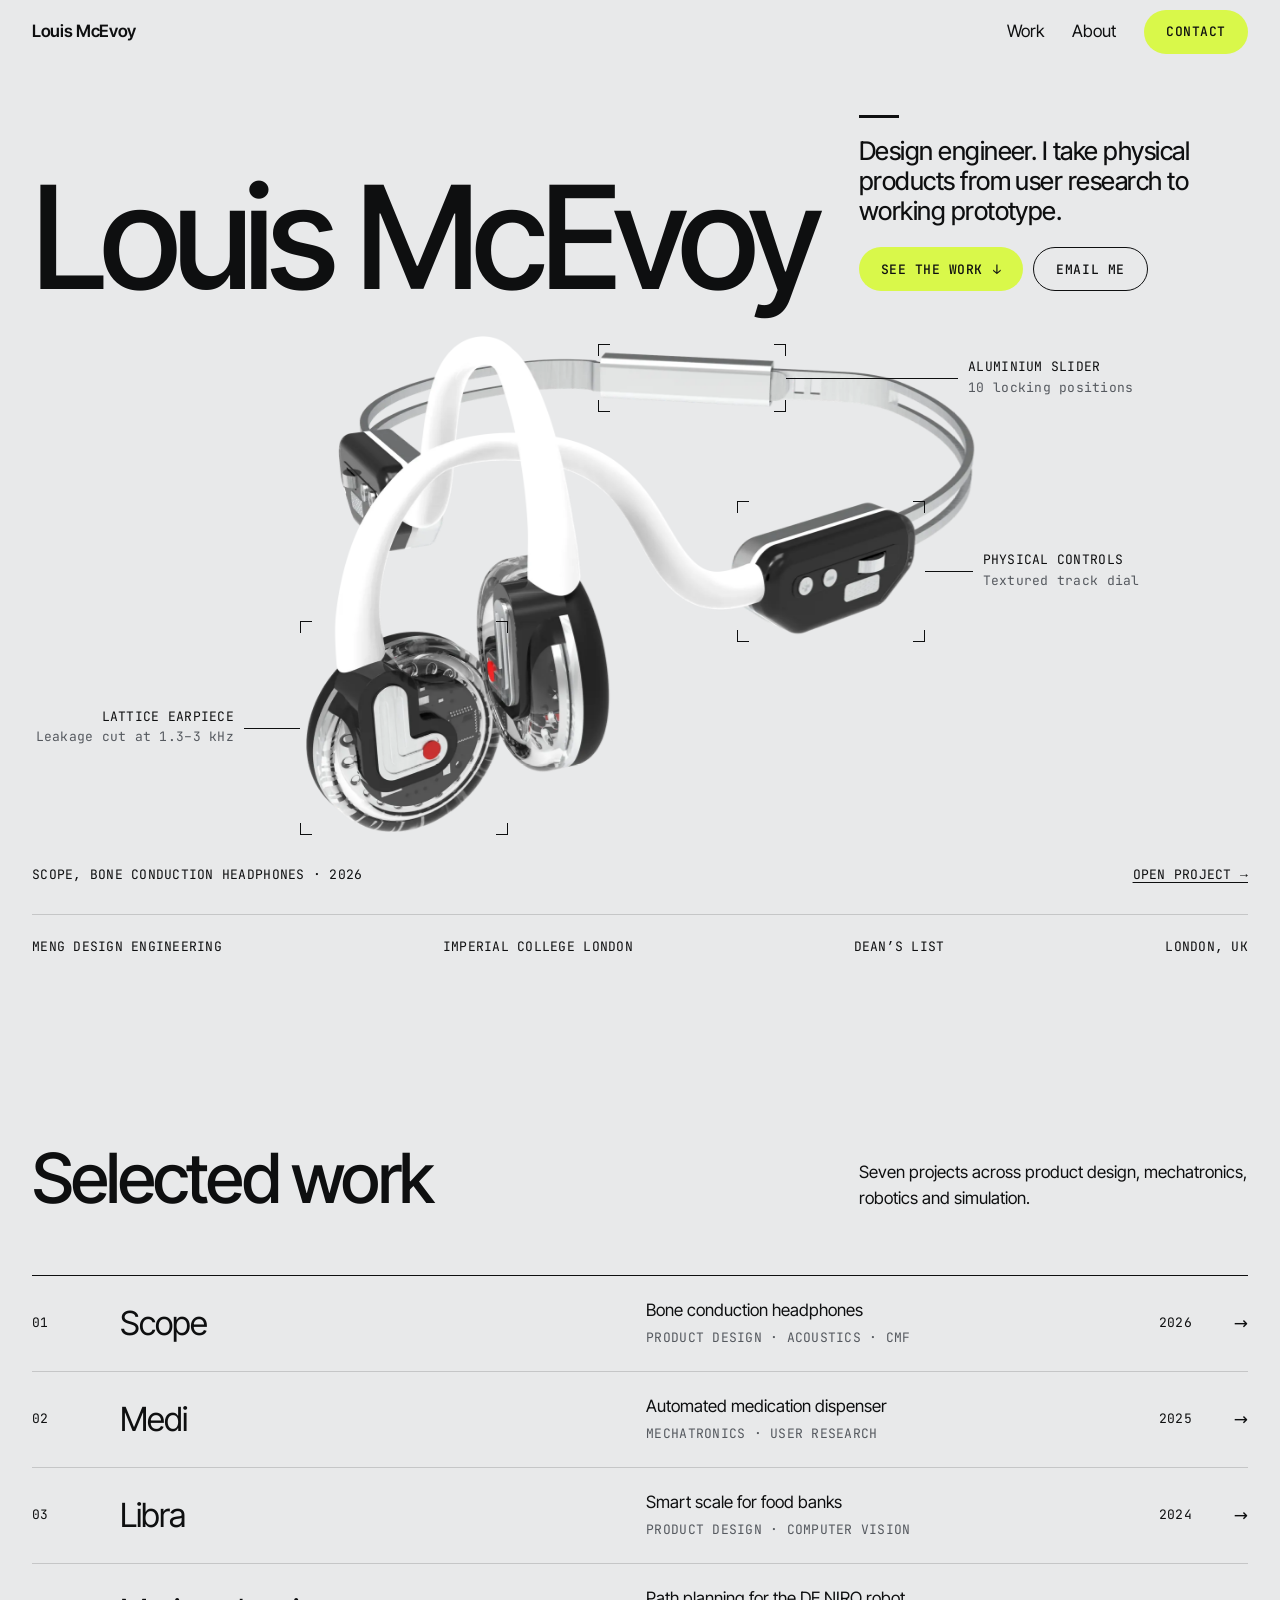
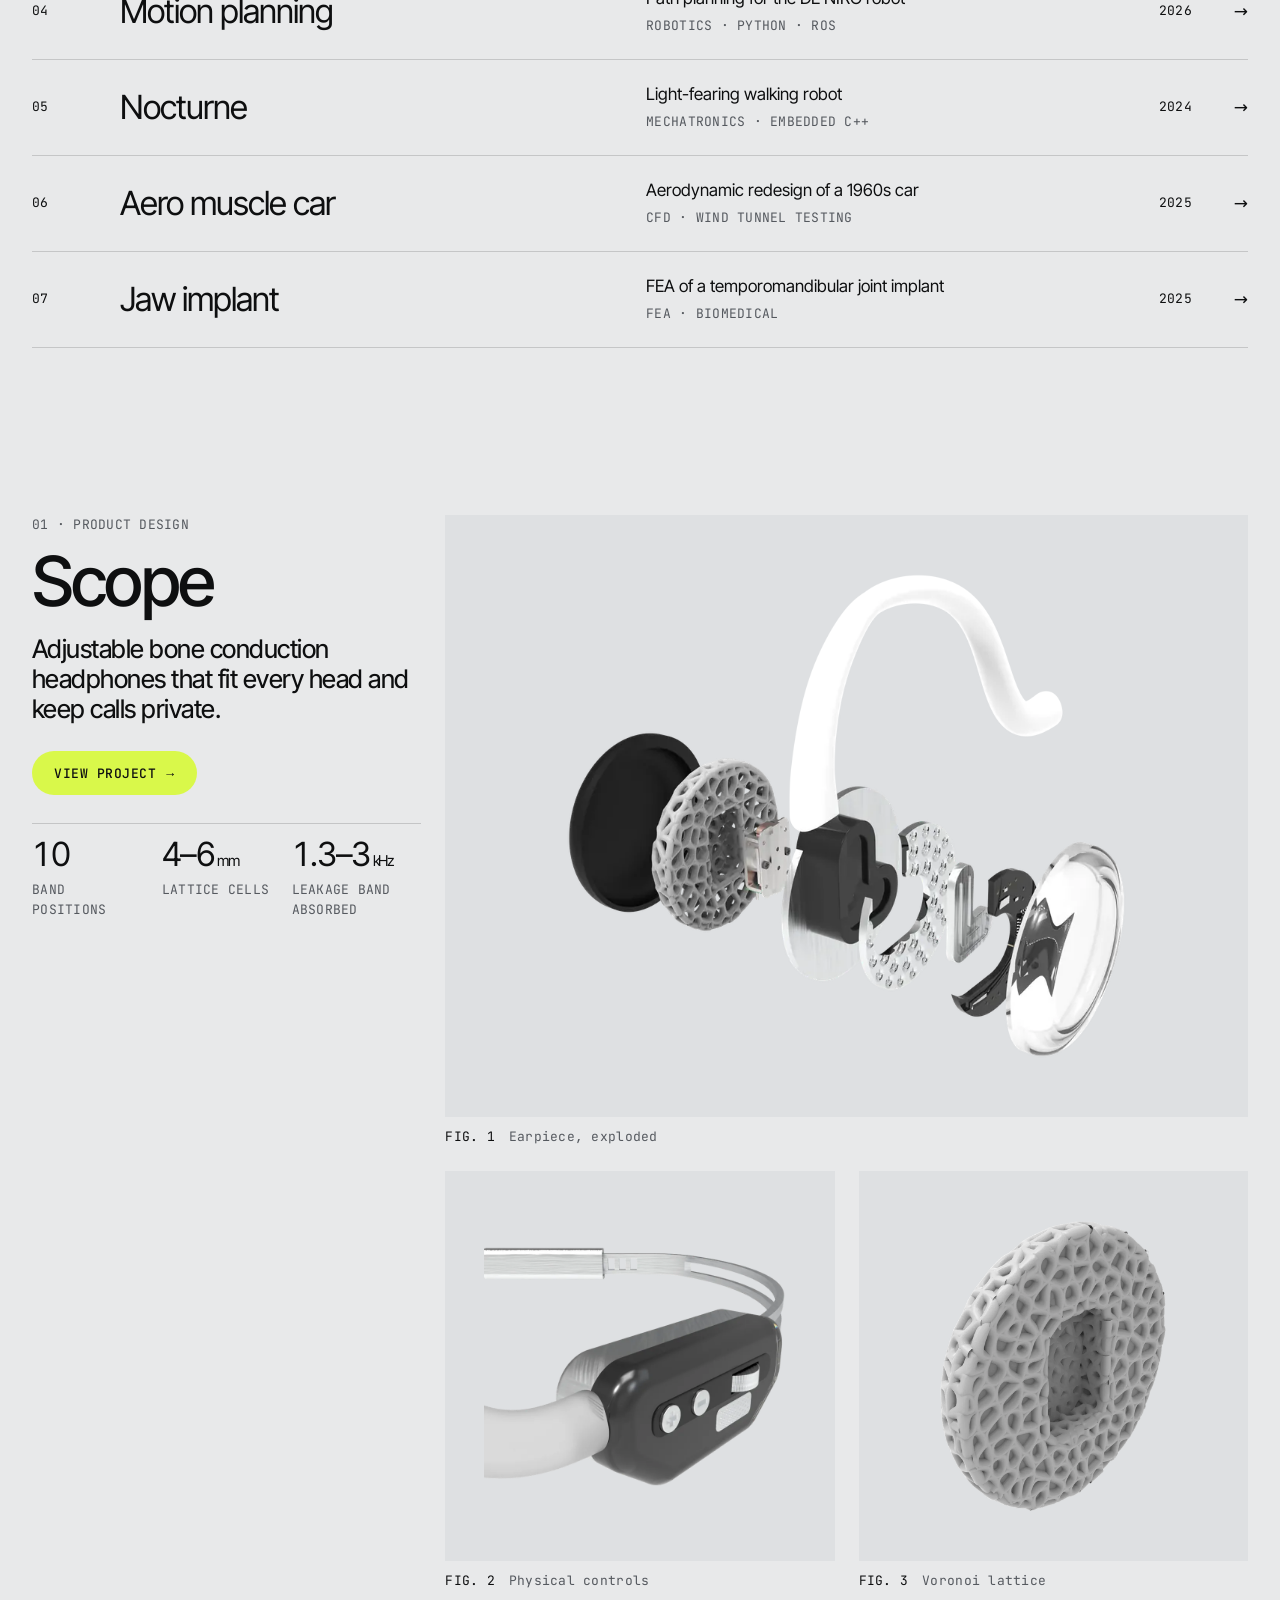
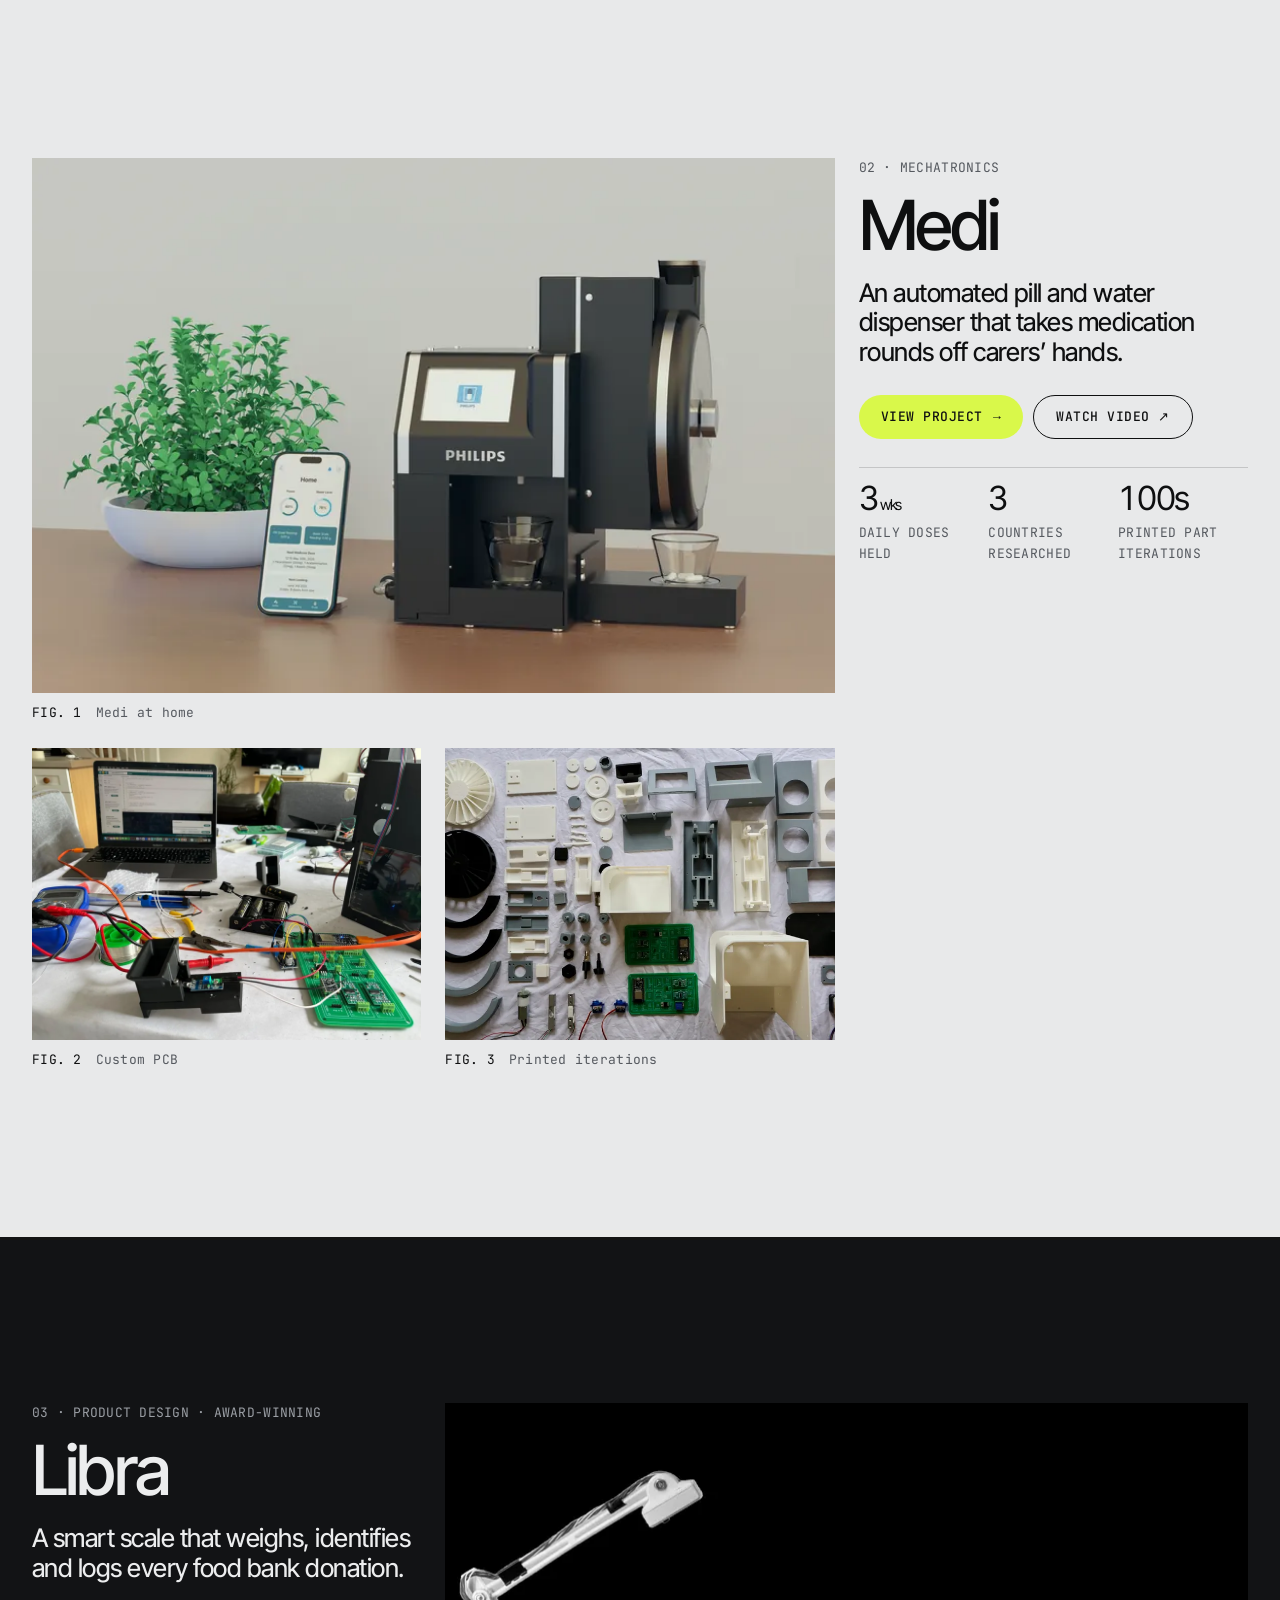
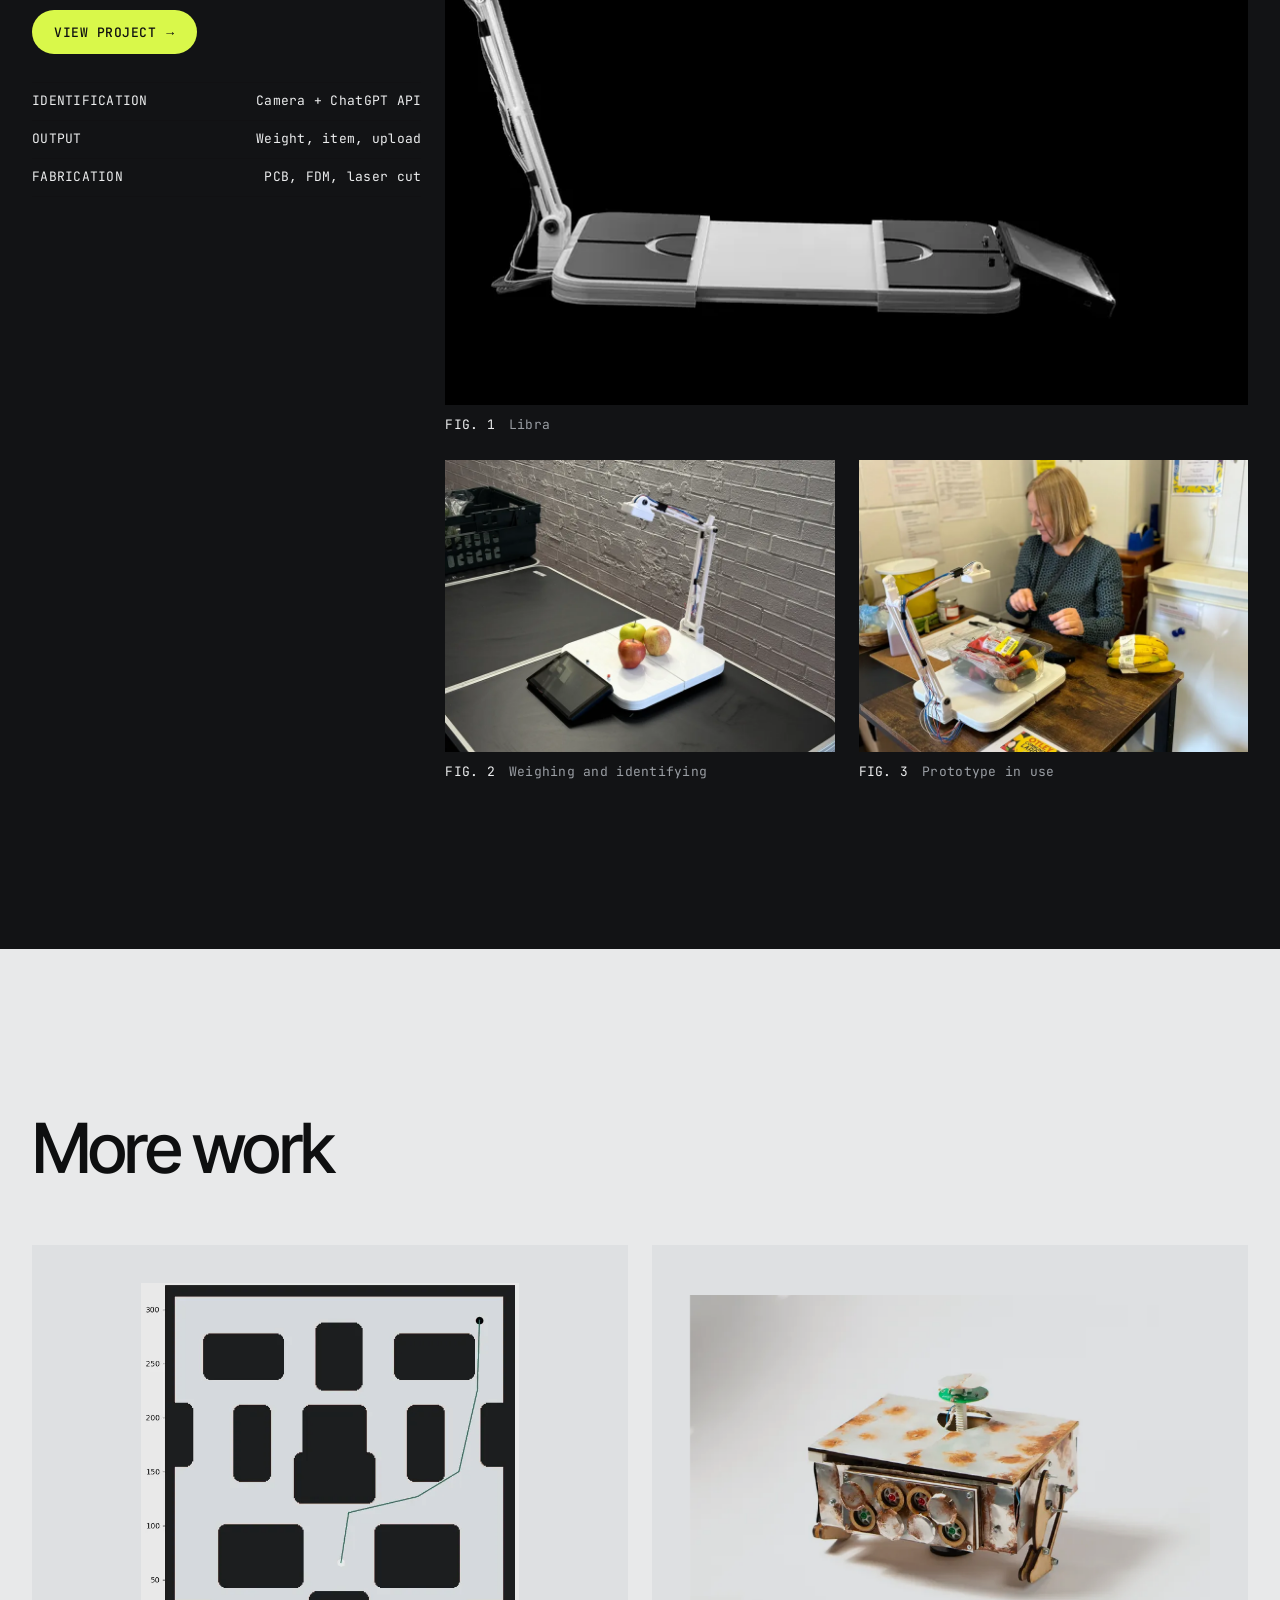
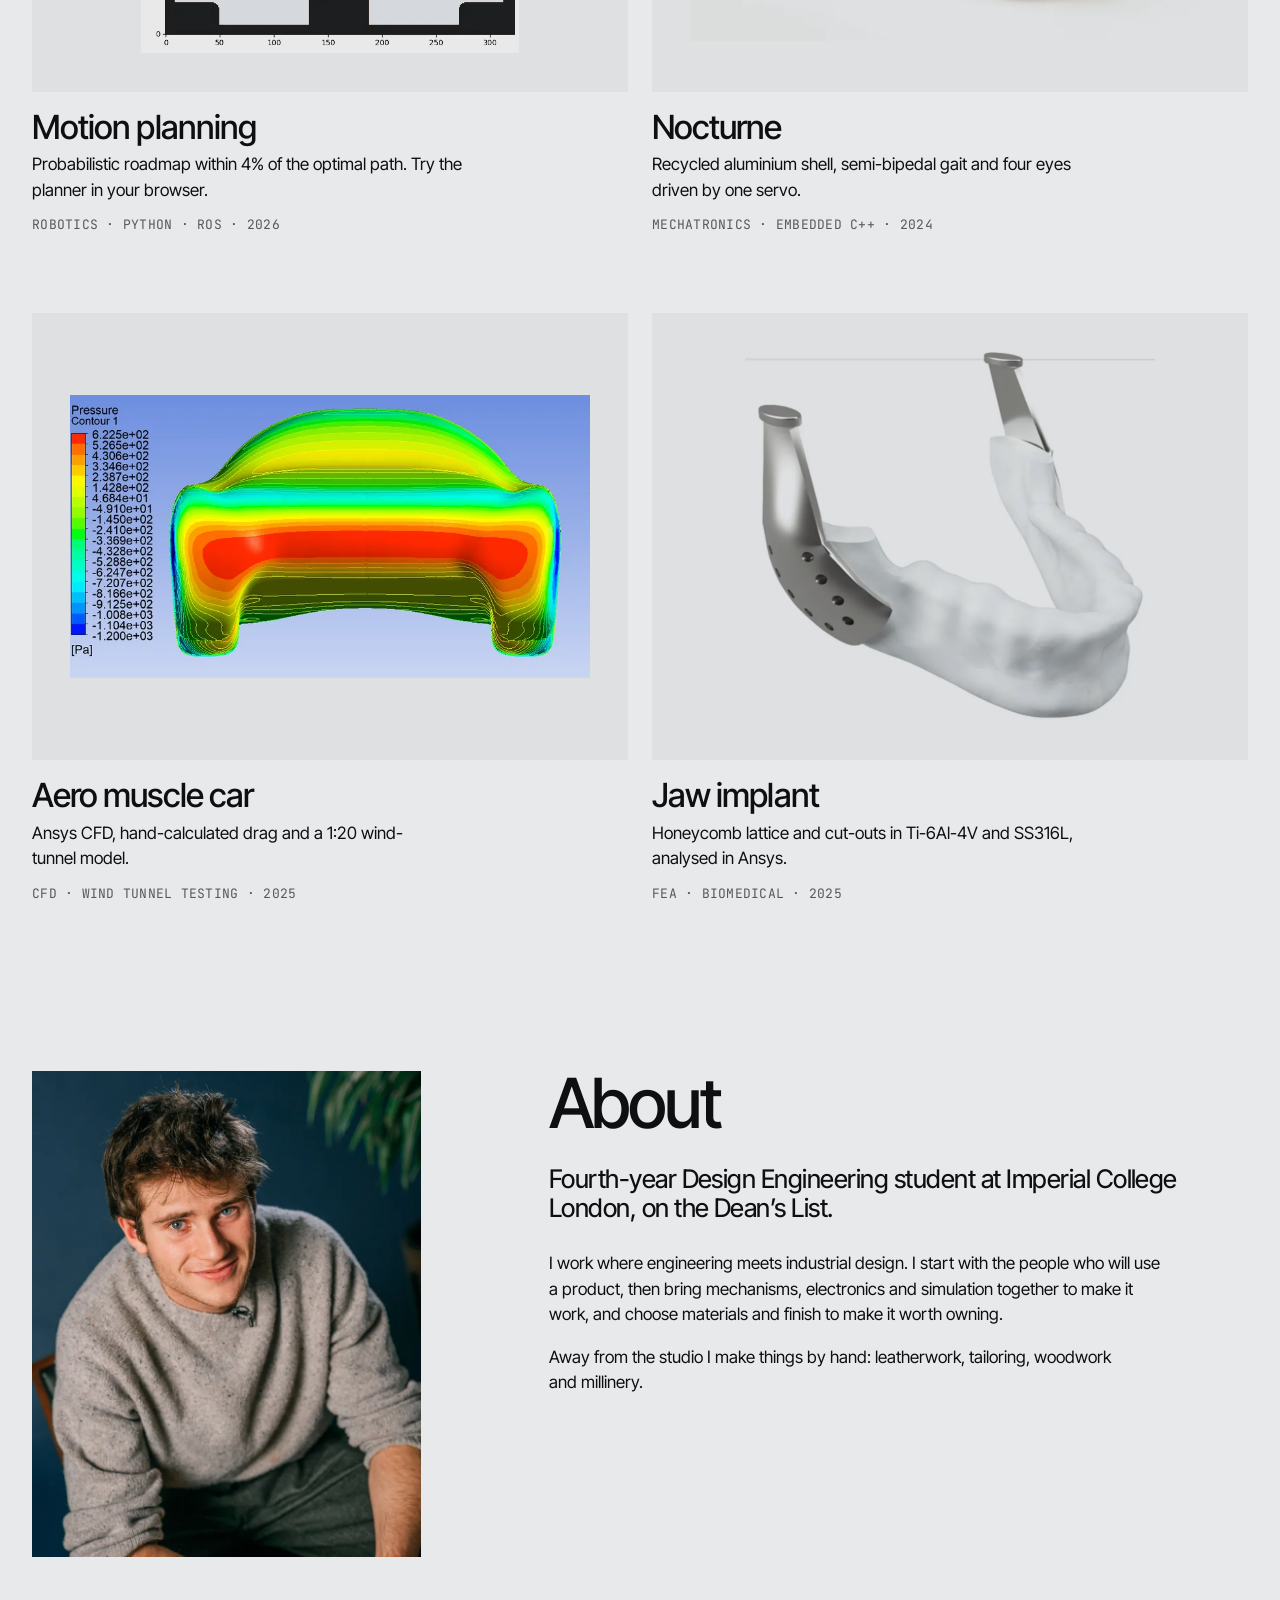
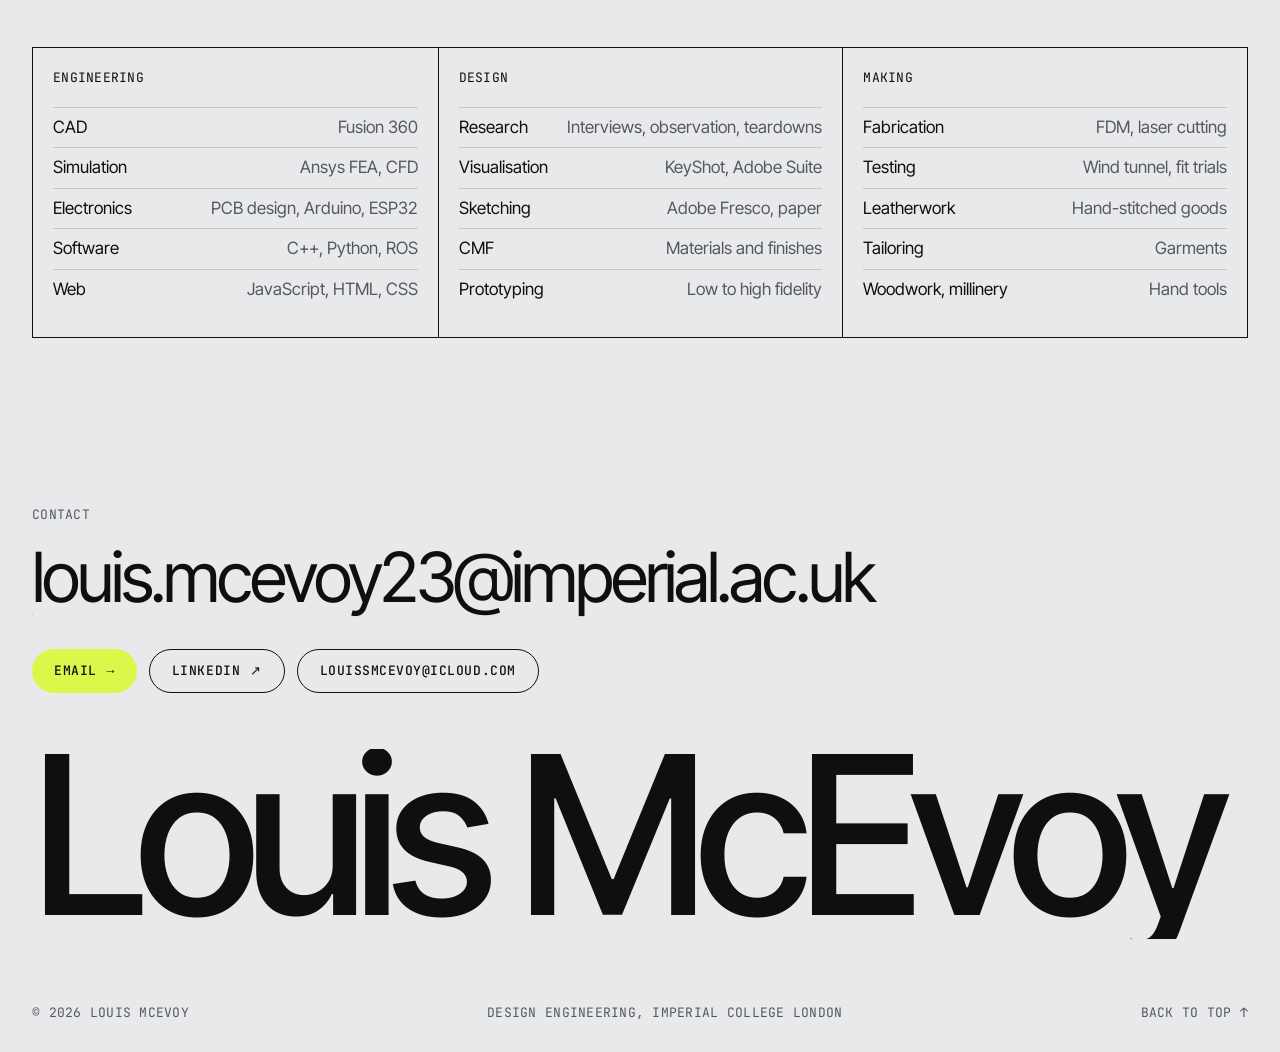
<file: index.html>
<!doctype html>
<html lang="en-GB">
<head>
<meta charset="utf-8">
<meta name="viewport" content="width=device-width, initial-scale=1">
<title>Louis McEvoy · Design Engineer</title>
<meta name="description" content="Portfolio of Louis McEvoy, Design Engineering student at Imperial College London: product design, mechatronics, robotics and simulation.">
<meta name="theme-color" content="#e8e9ea">
<meta property="og:title" content="Louis McEvoy · Design Engineer">
<meta property="og:description" content="Portfolio of Louis McEvoy, Design Engineering student at Imperial College London: product design, mechatronics, robotics and simulation.">
<meta property="og:type" content="website">
<meta property="og:image" content="assets/img/scope-hero-1600.webp">
<link rel="preload" href="assets/fonts/inter-tight.woff2" as="font" type="font/woff2" crossorigin>
<link rel="icon" href="data:image/svg+xml,%3Csvg xmlns='http://www.w3.org/2000/svg' viewBox='0 0 32 32'%3E%3Crect width='32' height='32' fill='%230e0f10'/%3E%3Ctext x='16' y='22' font-family='Arial' font-weight='700' font-size='15' text-anchor='middle' fill='%23d9f84a'%3ELM%3C/text%3E%3C/svg%3E">
<link rel="stylesheet" href="assets/site.css">
</head>
<body>
<a class="skip" href="#main">Skip to content</a>
<header class="nav"><div class="wrap nav-in">
  <a class="wordmark" href="index.html">Louis McEvoy</a>
  <nav class="nav-links" aria-label="Primary">
    <a class="" href="index.html#work">Work</a>
    <a class="hide-sm" href="index.html#about">About</a>
    <a class="btn" href="mailto:louis.mcevoy23@imperial.ac.uk">Contact</a>
  </nav>
</div></header>
<main id="main">

<section class="hero wrap" aria-labelledby="hero-h">
  <div class="grid hero-head">
    <h1 id="hero-h" class="display rv">Louis McEvoy</h1>
    <div class="hero-side rv" style="--d:120ms">
      <div class="dash" aria-hidden="true"></div>
      <p class="lead">Design engineer. I take physical products from user research to working prototype.</p>
      <div class="ctas"><a class="btn" href="#work">See the work <span class="arrow" aria-hidden="true">↓</span></a><a class="btn ghost" href="mailto:louis.mcevoy23@imperial.ac.uk">Email me</a></div>
    </div>
  </div>
  <a class="hero-stage" href="work/scope.html" aria-label="Scope, bone conduction headphones. Open the project." style="display:block;width:min(100%, calc(58svh * 1.33));aspect-ratio:2584/1944">
    <img class="render" src="assets/img/scope-hero-1600.webp" srcset="assets/img/scope-hero-800.webp 800w, assets/img/scope-hero-1600.webp 1600w, assets/img/scope-hero-2400.webp 2400w" sizes="(max-width: 1000px) 100vw, 70vw" width="2400" height="1806" alt="Scope bone conduction headphones with transparent earpieces and an aluminium headband" decoding="async" fetchpriority="high">
    <div class="anno opt" style="left:44%;top:4%;width:27%;height:13%" aria-hidden="true"><span class="box" style="inset:0"><i></i></span><span class="lead-line" style="top:50%;left:100%;width:92%"></span><span class="tag spec" style="top:50%;transform:translateY(-50%);left:calc(100% + 92% + 10px)">Aluminium slider<br><span class="muted">10 locking positions</span></span></div><div class="anno opt" style="left:64%;top:34%;width:27%;height:27%" aria-hidden="true"><span class="box" style="inset:0"><i></i></span><span class="lead-line" style="top:50%;left:100%;width:48px"></span><span class="tag spec" style="top:50%;transform:translateY(-50%);left:calc(100% + 48px + 10px)">Physical controls<br><span class="muted">Textured track dial</span></span></div><div class="anno opt" style="left:1%;top:57%;width:30%;height:41%" aria-hidden="true"><span class="box" style="inset:0"><i></i></span><span class="lead-line" style="top:50%;right:100%;width:56px;transform-origin:right"></span><span class="tag spec" style="top:50%;transform:translateY(-50%);right:calc(100% + 56px + 10px);text-align:right">Lattice earpiece<br><span class="muted">Leakage cut at 1.3–3 kHz</span></span></div>
  </a>
  <div class="hero-meta spec"><span>Scope, bone conduction headphones · 2026</span><a href="work/scope.html">Open project →</a></div>
  <div class="strip spec" aria-label="Education">
    <span>MEng Design Engineering</span><span>Imperial College London</span><span>Dean’s List</span><span>London, UK</span>
  </div>
</section>

<section class="section wrap" id="work" aria-labelledby="work-h">
  <div class="sec-head">
    <h2 id="work-h" class="h2 rv">Selected work</h2>
    <p class="side rv">Seven projects across product design, mechatronics, robotics and simulation.</p>
  </div>
  <ol class="index" data-stagger><li class="rv"><a href="work/scope.html" data-preview="assets/img/scope-34-800.webp">
  <span class="n spec">01</span>
  <span class="t">Scope</span>
  <span class="d">Bone conduction headphones<br><span class="spec muted">Product design · Acoustics · CMF</span></span>
  <span class="y spec num">2026</span>
  <span class="go" aria-hidden="true">→</span>
  <span class="thumb"><img src="assets/img/scope-34-1600.webp" srcset="assets/img/scope-34-800.webp 800w, assets/img/scope-34-1600.webp 1600w, assets/img/scope-34-2400.webp 2400w" sizes="90vw" width="2400" height="2210" alt="" decoding="async" loading="lazy"></span>
</a></li><li class="rv"><a href="work/medi.html" data-preview="assets/img/medi-exploded-800.webp">
  <span class="n spec">02</span>
  <span class="t">Medi</span>
  <span class="d">Automated medication dispenser<br><span class="spec muted">Mechatronics · User research</span></span>
  <span class="y spec num">2025</span>
  <span class="go" aria-hidden="true">→</span>
  <span class="thumb multiply"><img src="assets/img/medi-exploded-800.webp" srcset="assets/img/medi-exploded-800.webp 800w" sizes="90vw" width="800" height="1002" alt="" decoding="async" loading="lazy"></span>
</a></li><li class="rv"><a href="work/libra.html" data-preview="assets/img/libra-camera-800.webp">
  <span class="n spec">03</span>
  <span class="t">Libra</span>
  <span class="d">Smart scale for food banks<br><span class="spec muted">Product design · Computer vision</span></span>
  <span class="y spec num">2024</span>
  <span class="go" aria-hidden="true">→</span>
  <span class="thumb multiply"><img src="assets/img/libra-camera-800.webp" srcset="assets/img/libra-camera-800.webp 800w" sizes="90vw" width="800" height="731" alt="" decoding="async" loading="lazy"></span>
</a></li><li class="rv"><a href="work/motion-planning.html" data-preview="assets/img/robo-final-679.webp">
  <span class="n spec">04</span>
  <span class="t">Motion planning</span>
  <span class="d">Path planning for the DE NIRO robot<br><span class="spec muted">Robotics · Python · ROS</span></span>
  <span class="y spec num">2026</span>
  <span class="go" aria-hidden="true">→</span>
  <span class="thumb"><img src="assets/img/robo-final-679.webp" srcset="assets/img/robo-final-679.webp 679w" sizes="90vw" width="679" height="665" alt="" decoding="async" loading="lazy"></span>
</a></li><li class="rv"><a href="work/nocturne.html" data-preview="assets/img/noc-gears-800.webp">
  <span class="n spec">05</span>
  <span class="t">Nocturne</span>
  <span class="d">Light-fearing walking robot<br><span class="spec muted">Mechatronics · Embedded C++</span></span>
  <span class="y spec num">2024</span>
  <span class="go" aria-hidden="true">→</span>
  <span class="thumb multiply"><img src="assets/img/noc-gears-1600.webp" srcset="assets/img/noc-gears-800.webp 800w, assets/img/noc-gears-1600.webp 1600w" sizes="90vw" width="1600" height="1077" alt="" decoding="async" loading="lazy"></span>
</a></li><li class="rv"><a href="work/aero.html" data-preview="assets/img/aero-c2-800.webp">
  <span class="n spec">06</span>
  <span class="t">Aero muscle car</span>
  <span class="d">Aerodynamic redesign of a 1960s car<br><span class="spec muted">CFD · Wind tunnel testing</span></span>
  <span class="y spec num">2025</span>
  <span class="go" aria-hidden="true">→</span>
  <span class="thumb multiply"><img src="assets/img/aero-c2-800.webp" srcset="assets/img/aero-c2-800.webp 800w" sizes="90vw" width="800" height="311" alt="" decoding="async" loading="lazy"></span>
</a></li><li class="rv"><a href="work/tmj.html" data-preview="assets/img/tmj-v1-800.webp">
  <span class="n spec">07</span>
  <span class="t">Jaw implant</span>
  <span class="d">FEA of a temporomandibular joint implant<br><span class="spec muted">FEA · Biomedical</span></span>
  <span class="y spec num">2025</span>
  <span class="go" aria-hidden="true">→</span>
  <span class="thumb multiply"><img src="assets/img/tmj-v1-800.webp" srcset="assets/img/tmj-v1-800.webp 800w" sizes="90vw" width="800" height="683" alt="" decoding="async" loading="lazy"></span>
</a></li></ol>
  <div class="preview" aria-hidden="true"><img alt="" src="[data-uri]" width="340" height="255"></div>
</section>

<section class="section wrap" aria-label="Featured projects">
  <article class="feature">
    <div class="meta rv">
      <p class="spec muted">01 · Product design</p>
      <h3 class="h2">Scope</h3>
      <p class="lead">Adjustable bone conduction headphones that fit every head and keep calls private.</p>
      <a class="btn" href="work/scope.html">View project <span class="arrow" aria-hidden="true">→</span></a>
      <div class="stats">
        <div><p class="v">10</p><p class="k spec">Band positions</p></div>
        <div><p class="v">4–6<small style="font-size:.45em"> mm</small></p><p class="k spec">Lattice cells</p></div>
        <div><p class="v">1.3–3<small style="font-size:.45em"> kHz</small></p><p class="k spec">Leakage band absorbed</p></div>
      </div>
    </div>
    <div class="media figures" data-stagger>
      <figure class="f rv wide"><div class="panel pad" style="aspect-ratio:4/3"><img src="assets/img/scope-exploded-1600.webp" srcset="assets/img/scope-exploded-800.webp 800w, assets/img/scope-exploded-1600.webp 1600w, assets/img/scope-exploded-2400.webp 2400w" sizes="(max-width: 900px) 100vw, 58vw" width="2400" height="2103" alt="Exploded view of the Scope earpiece showing lattice, perforated panel and transducer" decoding="async" loading="lazy"></div><figcaption class="cap spec"><b>Fig. 1</b><span>Earpiece, exploded</span></figcaption></figure>
      <figure class="f rv "><div class="panel pad" style="aspect-ratio:1/1"><img src="assets/img/scope-pod-800.webp" srcset="assets/img/scope-pod-800.webp 800w" sizes="(max-width: 900px) 50vw, 29vw" width="800" height="668" alt="Control pod with physical volume buttons and a textured aluminium dial" decoding="async" loading="lazy"></div><figcaption class="cap spec"><b>Fig. 2</b><span>Physical controls</span></figcaption></figure>
      <figure class="f rv "><div class="panel pad" style="aspect-ratio:1/1"><img src="assets/img/scope-lattice-1600.webp" srcset="assets/img/scope-lattice-800.webp 800w, assets/img/scope-lattice-1600.webp 1600w" sizes="(max-width: 900px) 50vw, 29vw" width="1600" height="2015" alt="Multi-density Voronoi lattice earpad" decoding="async" loading="lazy"></div><figcaption class="cap spec"><b>Fig. 3</b><span>Voronoi lattice</span></figcaption></figure>
    </div>
  </article>

  <article class="feature flip">
    <div class="meta rv">
      <p class="spec muted">02 · Mechatronics</p>
      <h3 class="h2">Medi</h3>
      <p class="lead">An automated pill and water dispenser that takes medication rounds off carers’ hands.</p>
      <div class="ctas" style="display:flex;gap:10px;flex-wrap:wrap"><a class="btn" href="work/medi.html">View project <span class="arrow" aria-hidden="true">→</span></a><a class="btn ghost" href="https://www.youtube.com/watch?v=uWLiq6WrQlE" rel="noopener">Watch video ↗</a></div>
      <div class="stats">
        <div><p class="v">3<small style="font-size:.45em"> wks</small></p><p class="k spec">Daily doses held</p></div>
        <div><p class="v">3</p><p class="k spec">Countries researched</p></div>
        <div><p class="v">100s</p><p class="k spec">Printed part iterations</p></div>
      </div>
    </div>
    <div class="media figures" data-stagger>
      <figure class="f rv wide"><div class="panel cover" style="aspect-ratio:3/2"><img src="assets/img/medi-hero-1600.webp" srcset="assets/img/medi-hero-800.webp 800w, assets/img/medi-hero-1600.webp 1600w, assets/img/medi-hero-2400.webp 2400w" sizes="(max-width: 900px) 100vw, 58vw" width="2400" height="1577" alt="Medi dispenser on a kitchen counter next to a phone running its app" decoding="async" loading="lazy"></div><figcaption class="cap spec"><b>Fig. 1</b><span>Medi at home</span></figcaption></figure>
      <figure class="f rv "><div class="panel cover" style="aspect-ratio:4/3"><img src="assets/img/medi-pcb-1600.webp" srcset="assets/img/medi-pcb-800.webp 800w, assets/img/medi-pcb-1600.webp 1600w" sizes="(max-width: 900px) 50vw, 29vw" width="1600" height="1200" alt="Custom PCB and wiring on the bench" decoding="async" loading="lazy"></div><figcaption class="cap spec"><b>Fig. 2</b><span>Custom PCB</span></figcaption></figure>
      <figure class="f rv "><div class="panel cover" style="aspect-ratio:4/3"><img src="assets/img/medi-parts-800.webp" srcset="assets/img/medi-parts-800.webp 800w" sizes="(max-width: 900px) 50vw, 29vw" width="800" height="533" alt="Dozens of 3D printed component iterations laid out" decoding="async" loading="lazy"></div><figcaption class="cap spec"><b>Fig. 3</b><span>Printed iterations</span></figcaption></figure>
    </div>
  </article>
</section>

<section class="night night-block" aria-label="Libra">
  <div class="wrap feature">
    <div class="meta rv">
      <p class="spec muted">03 · Product design · Award-winning</p>
      <h3 class="h2">Libra</h3>
      <p class="lead">A smart scale that weighs, identifies and logs every food bank donation.</p>
      <a class="btn" href="work/libra.html">View project <span class="arrow" aria-hidden="true">→</span></a>
      <ul class="specs spec" style="margin-top:28px"><li><span>Identification</span><span>Camera + ChatGPT API</span></li><li><span>Output</span><span>Weight, item, upload</span></li><li><span>Fabrication</span><span>PCB, FDM, laser cut</span></li></ul>
        </div>
    <div class="media figures" data-stagger>
      <figure class="f rv wide"><div class="panel black" style="aspect-ratio:4/3"><img src="assets/img/libra-dark-1600.webp" srcset="assets/img/libra-dark-800.webp 800w, assets/img/libra-dark-1600.webp 1600w, assets/img/libra-dark-2400.webp 2400w" sizes="(max-width: 900px) 100vw, 58vw" width="2400" height="1800" alt="Libra scale with its camera arm, photographed on black" decoding="async" loading="lazy"></div><figcaption class="cap spec"><b>Fig. 1</b><span>Libra</span></figcaption></figure>
      <figure class="f rv "><div class="panel cover" style="aspect-ratio:4/3"><img src="assets/img/libra-use-1600.webp" srcset="assets/img/libra-use-800.webp 800w, assets/img/libra-use-1600.webp 1600w" sizes="(max-width: 900px) 50vw, 29vw" width="1600" height="1200" alt="Libra weighing apples on a kitchen counter" decoding="async" loading="lazy"></div><figcaption class="cap spec"><b>Fig. 2</b><span>Weighing and identifying</span></figcaption></figure>
      <figure class="f rv "><div class="panel cover" style="aspect-ratio:4/3"><img src="assets/img/libra-foodbank-1600.webp" srcset="assets/img/libra-foodbank-800.webp 800w, assets/img/libra-foodbank-1600.webp 1600w" sizes="(max-width: 900px) 50vw, 29vw" width="1600" height="1200" alt="A volunteer using the Libra prototype at a desk" decoding="async" loading="lazy"></div><figcaption class="cap spec"><b>Fig. 3</b><span>Prototype in use</span></figcaption></figure>
    </div>
  </div>
</section>

<section class="section wrap" aria-labelledby="more-h">
  <div class="sec-head"><h2 id="more-h" class="h2 rv">More work</h2></div>
  <div class="more"><article class="item rv"><a href="work/motion-planning.html">
  <div class="panel pad"><img src="assets/img/robo-final-679.webp" srcset="assets/img/robo-final-679.webp 679w" sizes="(max-width: 720px) 100vw, 50vw" width="679" height="665" alt="Planned path across the C-space map of the DE NIRO world" decoding="async" loading="lazy"></div>
  <h3 class="h3">Motion planning</h3>
  <p>Probabilistic roadmap within 4% of the optimal path. Try the planner in your browser.</p>
  <p class="spec muted">Robotics · Python · ROS · 2026</p>
</a></article><article class="item rv"><a href="work/nocturne.html">
  <div class="panel pad multiply"><img src="assets/img/noc-white-1600.webp" srcset="assets/img/noc-white-800.webp 800w, assets/img/noc-white-1600.webp 1600w, assets/img/noc-white-2400.webp 2400w" sizes="(max-width: 720px) 100vw, 50vw" width="2400" height="1600" alt="Nocturne robot with a rust-painted aluminium shell" decoding="async" loading="lazy"></div>
  <h3 class="h3">Nocturne</h3>
  <p>Recycled aluminium shell, semi-bipedal gait and four eyes driven by one servo.</p>
  <p class="spec muted">Mechatronics · Embedded C++ · 2024</p>
</a></article><article class="item rv"><a href="work/aero.html">
  <div class="panel pad"><img src="assets/img/aero-cfd-front-800.webp" srcset="assets/img/aero-cfd-front-800.webp 800w" sizes="(max-width: 720px) 100vw, 50vw" width="800" height="436" alt="Ansys pressure plot on the front of the redesigned car" decoding="async" loading="lazy"></div>
  <h3 class="h3">Aero muscle car</h3>
  <p>Ansys CFD, hand-calculated drag and a 1:20 wind-tunnel model.</p>
  <p class="spec muted">CFD · Wind tunnel testing · 2025</p>
</a></article><article class="item rv"><a href="work/tmj.html">
  <div class="panel pad multiply"><img src="assets/img/tmj-hero-1600.webp" srcset="assets/img/tmj-hero-800.webp 800w, assets/img/tmj-hero-1600.webp 1600w" sizes="(max-width: 720px) 100vw, 50vw" width="1600" height="1444" alt="Titanium jaw implant fixed to a mandible" decoding="async" loading="lazy"></div>
  <h3 class="h3">Jaw implant</h3>
  <p>Honeycomb lattice and cut-outs in Ti-6Al-4V and SS316L, analysed in Ansys.</p>
  <p class="spec muted">FEA · Biomedical · 2025</p>
</a></article></div>
</section>

<section class="section wrap" id="about" aria-labelledby="about-h">
  <div class="grid about">
    <div class="portrait rv"><figure class="f rv "><div class="panel cover" style="aspect-ratio:4/5"><img src="assets/img/about-portrait-1600.webp" srcset="assets/img/about-portrait-800.webp 800w, assets/img/about-portrait-1600.webp 1600w" sizes="(max-width: 900px) 70vw, 32vw" width="1600" height="2846" alt="Portrait of Louis McEvoy" decoding="async" loading="lazy"></div></figure></div>
    <div class="body rv" style="--d:100ms">
      <h2 id="about-h" class="h2" style="margin-bottom:28px">About</h2>
      <p class="lead">Fourth-year Design Engineering student at Imperial College London, on the Dean’s List.</p>
      <p>I work where engineering meets industrial design. I start with the people who will use a product, then bring mechanisms, electronics and simulation together to make it work, and choose materials and finish to make it worth owning.</p>
      <p>Away from the studio I make things by hand: leatherwork, tailoring, woodwork and millinery.</p>
    </div>
  </div>
  <div class="caps rv">
    <div><h3 class="spec">Engineering</h3><ul>
      <li>CAD<span>Fusion 360</span></li><li>Simulation<span>Ansys FEA, CFD</span></li><li>Electronics<span>PCB design, Arduino, ESP32</span></li><li>Software<span>C++, Python, ROS</span></li><li>Web<span>JavaScript, HTML, CSS</span></li></ul></div>
    <div><h3 class="spec">Design</h3><ul>
      <li>Research<span>Interviews, observation, teardowns</span></li><li>Visualisation<span>KeyShot, Adobe Suite</span></li><li>Sketching<span>Adobe Fresco, paper</span></li><li>CMF<span>Materials and finishes</span></li><li>Prototyping<span>Low to high fidelity</span></li></ul></div>
    <div><h3 class="spec">Making</h3><ul>
      <li>Fabrication<span>FDM, laser cutting</span></li><li>Testing<span>Wind tunnel, fit trials</span></li><li>Leatherwork<span>Hand-stitched goods</span></li><li>Tailoring<span>Garments</span></li><li>Woodwork, millinery<span>Hand tools</span></li></ul></div>
  </div>
</section>

</main>
<footer class="wrap" id="contact">
  <section class="contact" aria-labelledby="contact-h">
    <h2 id="contact-h" class="spec muted">Contact</h2>
    <p style="margin-top:18px"><a class="mail" href="mailto:louis.mcevoy23@imperial.ac.uk">louis.mcevoy23<wbr>@imperial.ac.uk</a></p>
    <div class="links">
      <a class="btn" href="mailto:louis.mcevoy23@imperial.ac.uk">Email <span class="arrow" aria-hidden="true">→</span></a>
      <a class="btn ghost" href="https://www.linkedin.com/in/louis-mcevoy-3b7aa0287/" rel="noopener">LinkedIn <span class="arrow" aria-hidden="true">↗</span></a>
      <a class="btn ghost" href="mailto:louissmcevoy@icloud.com">louissmcevoy@icloud.com</a>
    </div>
  </section>
  <p class="bigname" aria-hidden="true">Louis McEvoy</p>
  <div class="foot spec muted"><span>© 2026 Louis McEvoy</span><span>Design Engineering, Imperial College London</span><a href="#main">Back to top ↑</a></div>
</footer>
<script src="assets/site.js" defer></script>
</body>
</html>
</file>
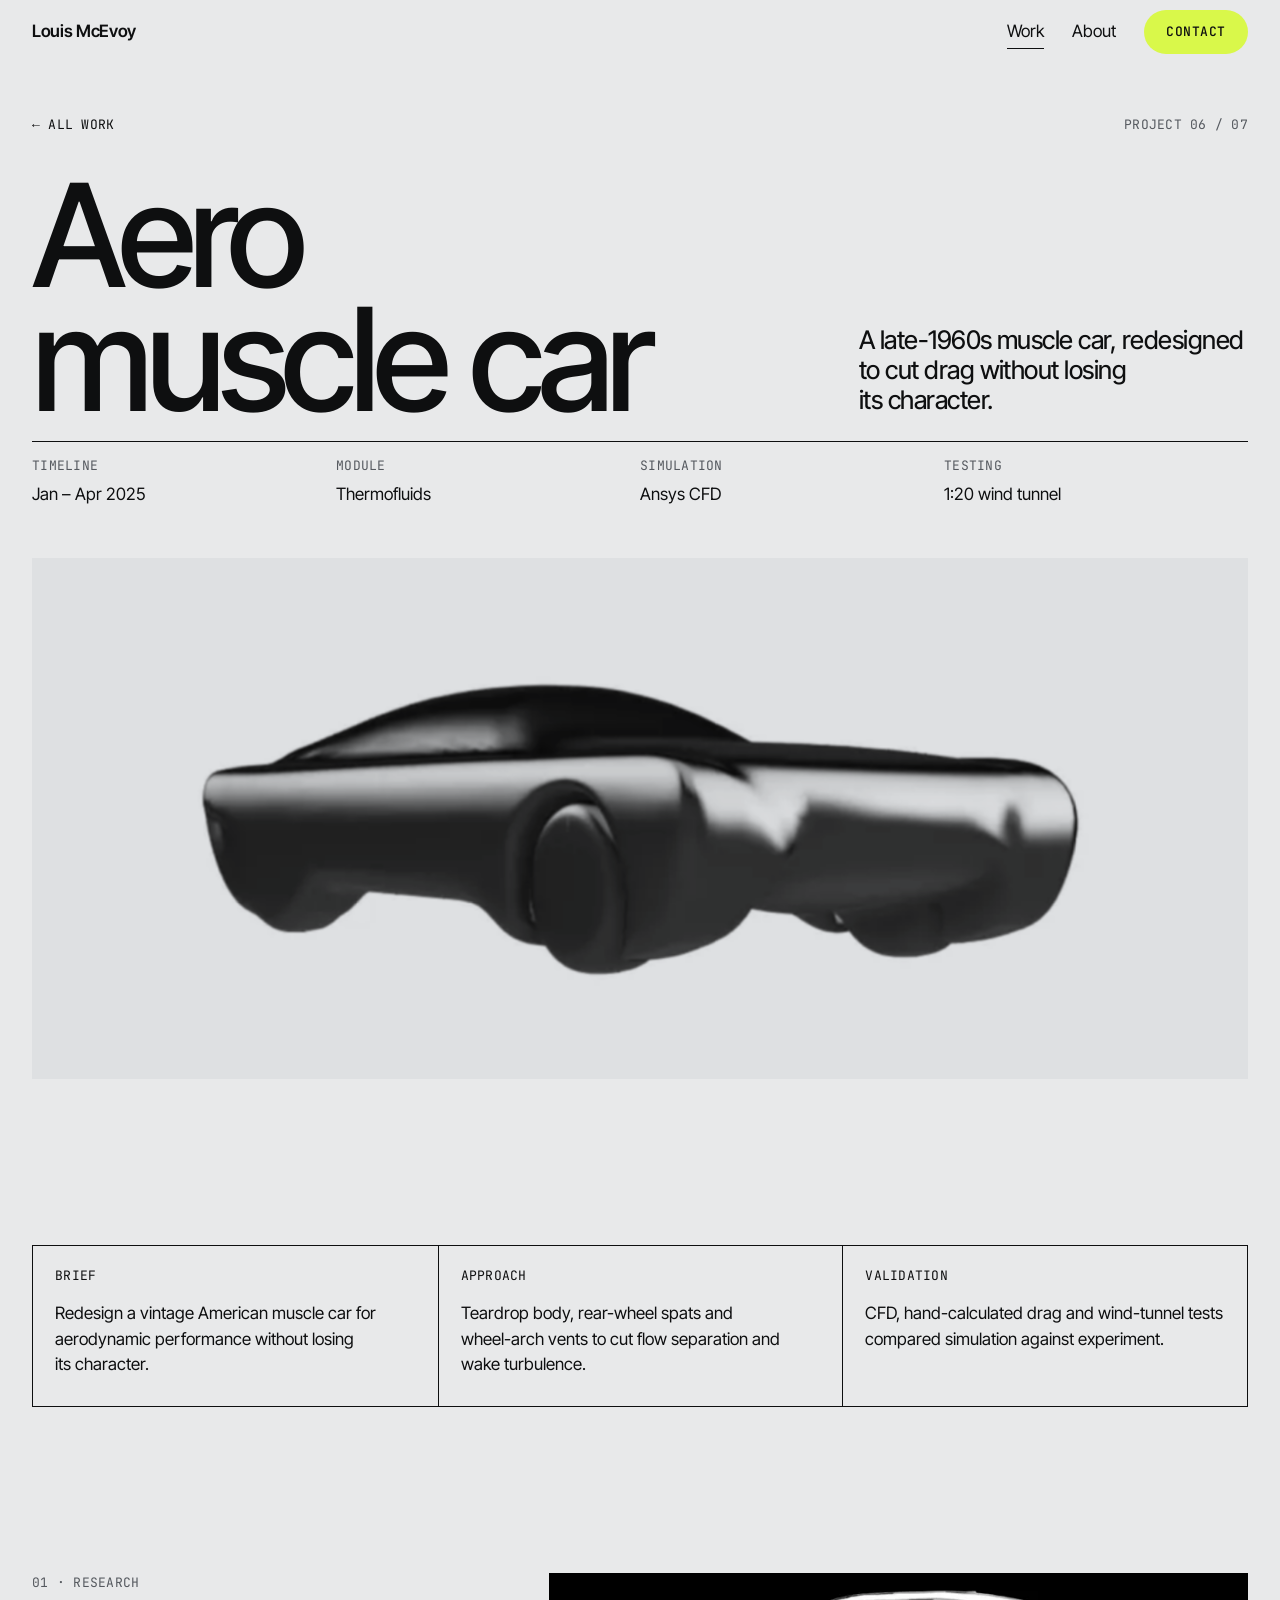
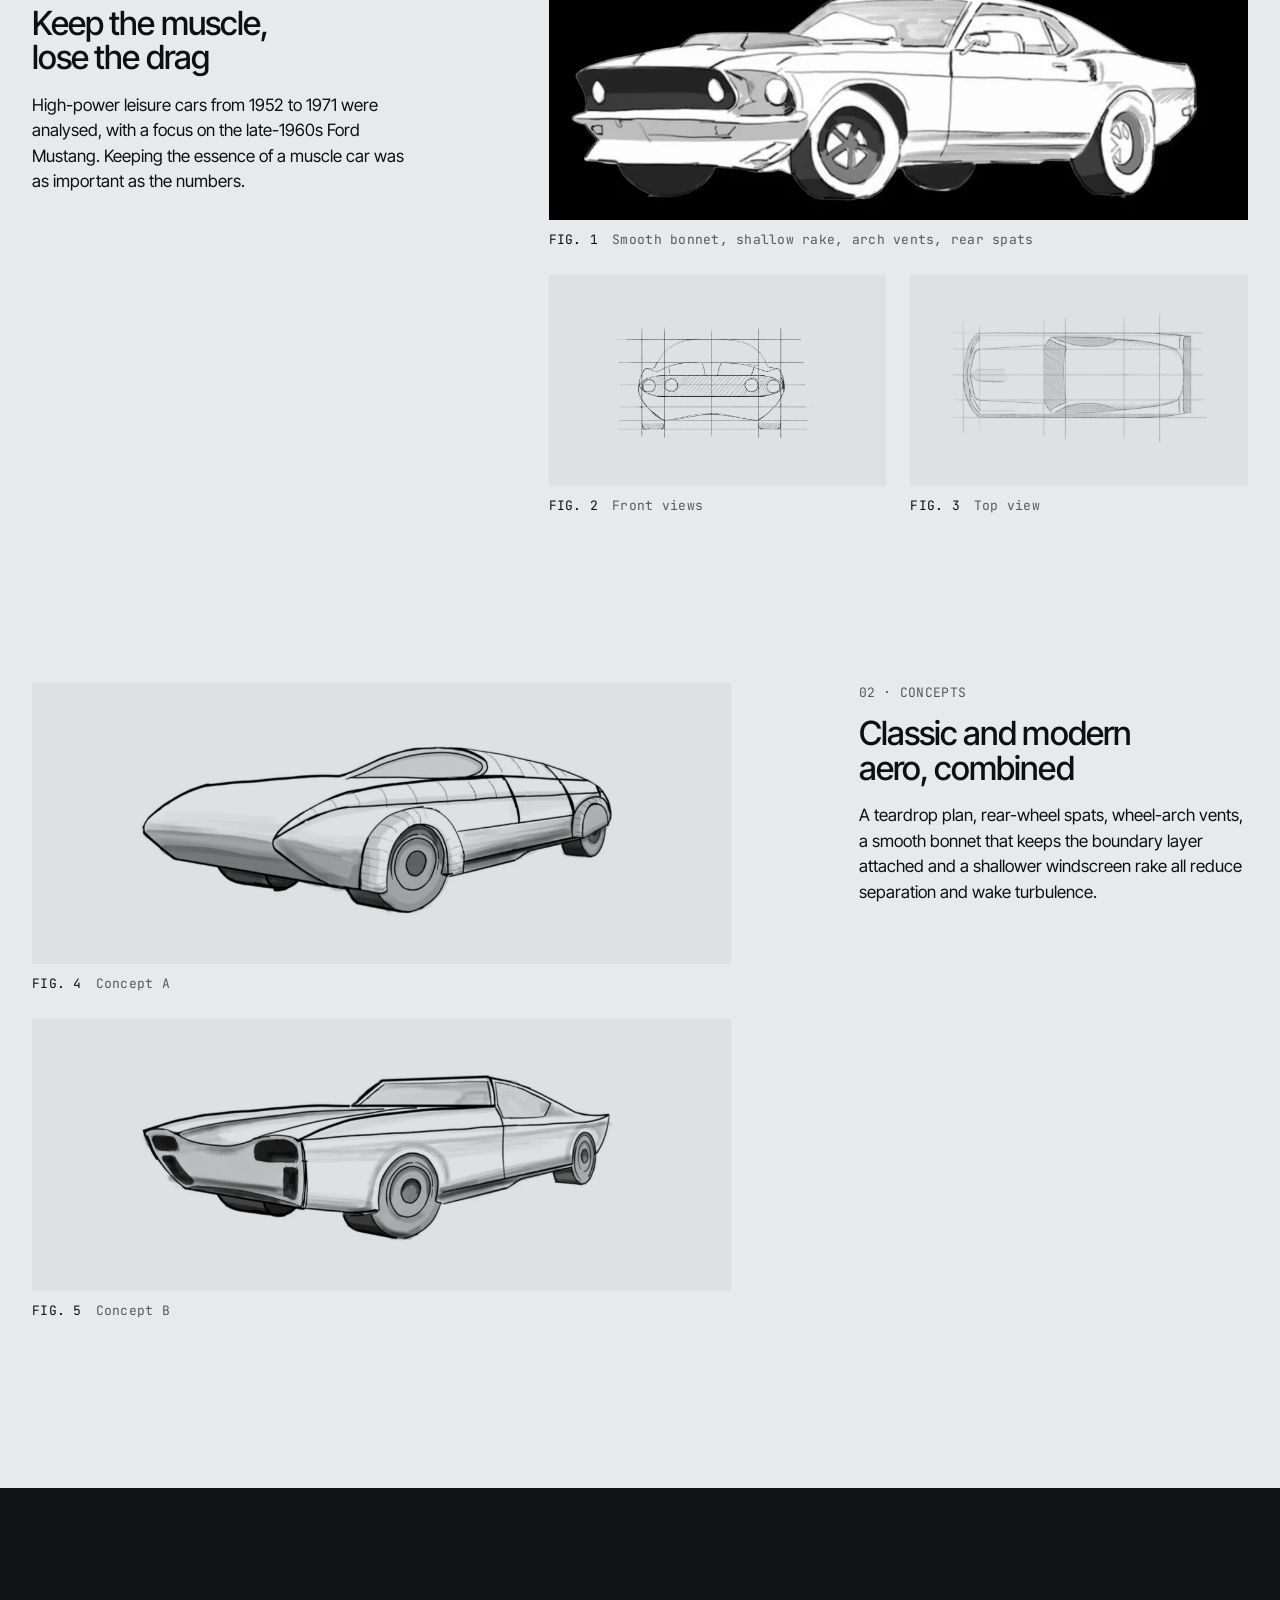
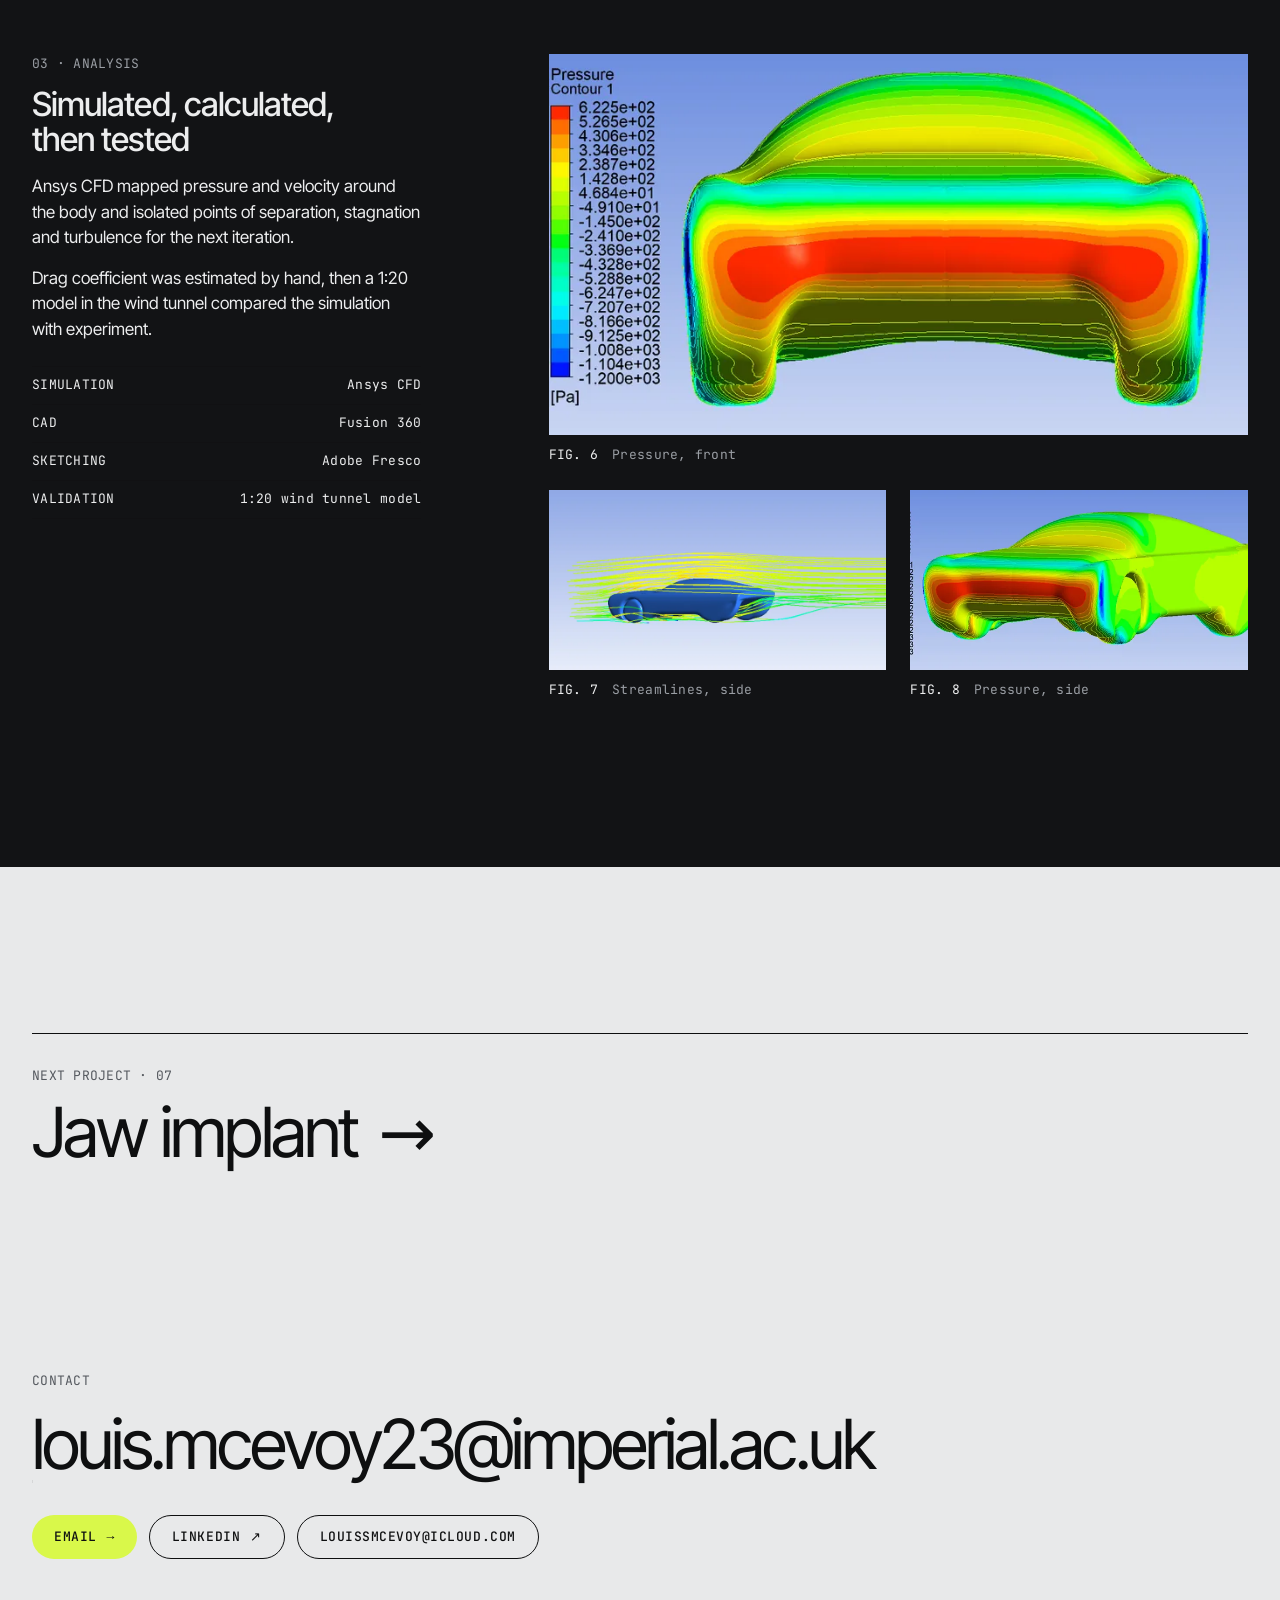
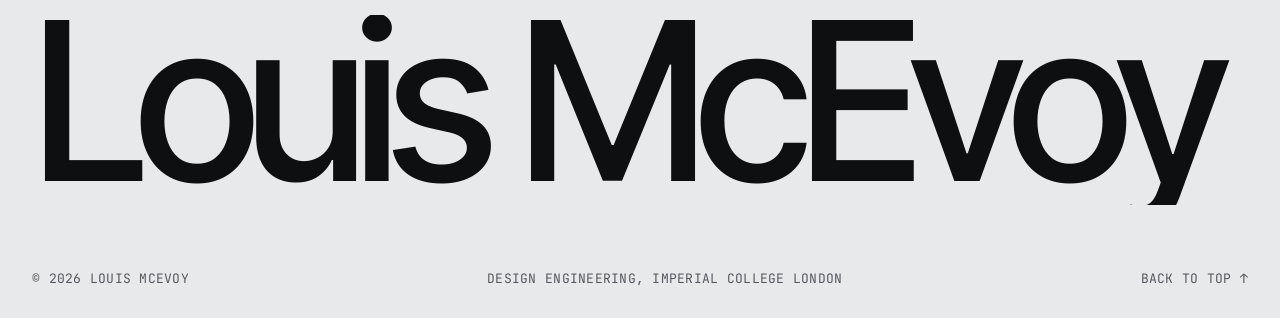
<file: work/aero.html>
<!doctype html>
<html lang="en-GB">
<head>
<meta charset="utf-8">
<meta name="viewport" content="width=device-width, initial-scale=1">
<title>Aero muscle car · Aerodynamic redesign of a 1960s car · Louis McEvoy</title>
<meta name="description" content="A late-1960s muscle car, redesigned to cut drag without losing its character.">
<meta name="theme-color" content="#e8e9ea">
<meta property="og:title" content="Aero muscle car · Aerodynamic redesign of a 1960s car · Louis McEvoy">
<meta property="og:description" content="A late-1960s muscle car, redesigned to cut drag without losing its character.">
<meta property="og:type" content="website">
<meta property="og:image" content="../assets/img/scope-hero-1600.webp">
<link rel="preload" href="../assets/fonts/inter-tight.woff2" as="font" type="font/woff2" crossorigin>
<link rel="icon" href="data:image/svg+xml,%3Csvg xmlns='http://www.w3.org/2000/svg' viewBox='0 0 32 32'%3E%3Crect width='32' height='32' fill='%230e0f10'/%3E%3Ctext x='16' y='22' font-family='Arial' font-weight='700' font-size='15' text-anchor='middle' fill='%23d9f84a'%3ELM%3C/text%3E%3C/svg%3E">
<link rel="stylesheet" href="../assets/site.css">
</head>
<body>
<a class="skip" href="#main">Skip to content</a>
<header class="nav"><div class="wrap nav-in">
  <a class="wordmark" href="../index.html">Louis McEvoy</a>
  <nav class="nav-links" aria-label="Primary">
    <a class="" href="../index.html#work" aria-current="page">Work</a>
    <a class="hide-sm" href="../index.html#about">About</a>
    <a class="btn" href="mailto:louis.mcevoy23@imperial.ac.uk">Contact</a>
  </nav>
</div></header>
<main id="main">

<div class="wrap cs-head">
  <div class="top spec"><a href="../index.html#work">← All work</a><span class="muted">Project 06 / 07</span></div>
  <div class="cs-title">
    <h1 class="display rv">Aero muscle car</h1>
    <p class="lead rv" style="--d:100ms">A late-1960s muscle car, redesigned to cut drag without losing its character.</p>
  </div>
  <dl class="facts rv"><div><dt class="spec">Timeline</dt><dd>Jan – Apr 2025</dd></div><div><dt class="spec">Module</dt><dd>Thermofluids</dd></div><div><dt class="spec">Simulation</dt><dd>Ansys CFD</dd></div><div><dt class="spec">Testing</dt><dd>1:20 wind tunnel</dd></div></dl>
  
</div>
<div class="" style="">
<div class="wrap cs-hero rv" style=""><div class="panel pad multiply" style="aspect-ratio:21/9"><img src="../assets/img/aero-render-800.webp" srcset="../assets/img/aero-render-800.webp 800w" sizes="100vw" width="800" height="333" alt="Black render of the aerodynamic muscle car" decoding="async" fetchpriority="high"></div></div>
</div>
<div class="wrap section"><div class="brief rv"><div><h2 class="spec">Brief</h2><p>Redesign a vintage American muscle car for aerodynamic performance without losing its character.</p></div><div><h2 class="spec">Approach</h2><p>Teardrop body, rear-wheel spats and wheel-arch vents to cut flow separation and wake turbulence.</p></div><div><h2 class="spec">Validation</h2><p>CFD, hand-calculated drag and wind-tunnel tests compared simulation against experiment.</p></div></div></div>
<div class="wrap section"><section class="chapter">
  <div class="text" data-stagger><p class="spec muted rv">01 · Research</p><h2 class="h3 rv">Keep the muscle, lose the drag</h2><p class="rv">High-power leisure cars from 1952 to 1971 were analysed, with a focus on the late-1960s Ford Mustang. Keeping the essence of a muscle car was as important as the numbers.</p></div>
  <div class="vis figures" data-stagger><figure class="f rv wide"><div class="panel black" style="aspect-ratio:1588/562"><img src="../assets/img/aero-line-800.webp" srcset="../assets/img/aero-line-800.webp 800w" sizes="(max-width: 900px) 100vw, 58vw" width="800" height="283" alt="Annotated line drawing of a late-1960s Mustang" decoding="async" loading="lazy"></div><figcaption class="cap spec"><b>Fig. 1</b><span>Smooth bonnet, shallow rake, arch vents, rear spats</span></figcaption></figure><figure class="f rv "><div class="panel pad multiply" style="aspect-ratio:16/10"><img src="../assets/img/aero-sketch-front-800.webp" srcset="../assets/img/aero-sketch-front-800.webp 800w" sizes="(max-width: 900px) 50vw, 29vw" width="800" height="462" alt="Front-view concept sketches" decoding="async" loading="lazy"></div><figcaption class="cap spec"><b>Fig. 2</b><span>Front views</span></figcaption></figure><figure class="f rv "><div class="panel pad multiply" style="aspect-ratio:16/10"><img src="../assets/img/aero-sketch-top-800.webp" srcset="../assets/img/aero-sketch-top-800.webp 800w" sizes="(max-width: 900px) 50vw, 29vw" width="800" height="408" alt="Top-view concept sketch" decoding="async" loading="lazy"></div><figcaption class="cap spec"><b>Fig. 3</b><span>Top view</span></figcaption></figure></div>
</section></div><div class="wrap section"><section class="chapter flip">
  <div class="text" data-stagger><p class="spec muted rv">02 · Concepts</p><h2 class="h3 rv">Classic and modern aero, combined</h2><p class="rv">A teardrop plan, rear-wheel spats, wheel-arch vents, a smooth bonnet that keeps the boundary layer attached and a shallower windscreen rake all reduce separation and wake turbulence.</p></div>
  <div class="vis figures" data-stagger><figure class="f rv wide"><div class="panel pad multiply" style="aspect-ratio:1442/578"><img src="../assets/img/aero-c1-800.webp" srcset="../assets/img/aero-c1-800.webp 800w" sizes="(max-width: 900px) 100vw, 58vw" width="800" height="321" alt="Concept render one" decoding="async" loading="lazy"></div><figcaption class="cap spec"><b>Fig. 4</b><span>Concept A</span></figcaption></figure><figure class="f rv wide"><div class="panel pad multiply" style="aspect-ratio:1437/559"><img src="../assets/img/aero-c2-800.webp" srcset="../assets/img/aero-c2-800.webp 800w" sizes="(max-width: 900px) 100vw, 58vw" width="800" height="311" alt="Concept render two" decoding="async" loading="lazy"></div><figcaption class="cap spec"><b>Fig. 5</b><span>Concept B</span></figcaption></figure></div>
</section></div><div class="night night-block"><div class="wrap"><section class="chapter">
  <div class="text" data-stagger><p class="spec muted rv">03 · Analysis</p><h2 class="h3 rv">Simulated, calculated, then tested</h2><p class="rv">Ansys CFD mapped pressure and velocity around the body and isolated points of separation, stagnation and turbulence for the next iteration.</p><p class="rv">Drag coefficient was estimated by hand, then a 1:20 model in the wind tunnel compared the simulation with experiment.</p><ul class="specs spec rv"><li><span>Simulation</span><span>Ansys CFD</span></li><li><span>CAD</span><span>Fusion 360</span></li><li><span>Sketching</span><span>Adobe Fresco</span></li><li><span>Validation</span><span>1:20 wind tunnel model</span></li></ul></div>
  <div class="vis figures" data-stagger><figure class="f rv wide"><div class="panel cover" style="aspect-ratio:993/541"><img src="../assets/img/aero-cfd-front-800.webp" srcset="../assets/img/aero-cfd-front-800.webp 800w" sizes="(max-width: 900px) 100vw, 58vw" width="800" height="436" alt="Pressure contour on the front of the car" decoding="async" loading="lazy"></div><figcaption class="cap spec"><b>Fig. 6</b><span>Pressure, front</span></figcaption></figure><figure class="f rv "><div class="panel cover" style="aspect-ratio:940/500"><img src="../assets/img/aero-stream-side-800.webp" srcset="../assets/img/aero-stream-side-800.webp 800w" sizes="(max-width: 900px) 50vw, 29vw" width="800" height="426" alt="Streamlines along the side of the car" decoding="async" loading="lazy"></div><figcaption class="cap spec"><b>Fig. 7</b><span>Streamlines, side</span></figcaption></figure><figure class="f rv "><div class="panel cover" style="aspect-ratio:940/500"><img src="../assets/img/aero-cfd-side-800.webp" srcset="../assets/img/aero-cfd-side-800.webp 800w" sizes="(max-width: 900px) 50vw, 29vw" width="800" height="323" alt="Pressure contour along the side" decoding="async" loading="lazy"></div><figcaption class="cap spec"><b>Fig. 8</b><span>Pressure, side</span></figcaption></figure></div>
</section></div></div>
<div class="wrap"><a class="next" href="tmj.html"><span class="spec muted">Next project · 07</span><span class="h2">Jaw implant <span class="arrow" aria-hidden="true">→</span></span></a></div>
</main>
<footer class="wrap" id="contact">
  <section class="contact" aria-labelledby="contact-h">
    <h2 id="contact-h" class="spec muted">Contact</h2>
    <p style="margin-top:18px"><a class="mail" href="mailto:louis.mcevoy23@imperial.ac.uk">louis.mcevoy23<wbr>@imperial.ac.uk</a></p>
    <div class="links">
      <a class="btn" href="mailto:louis.mcevoy23@imperial.ac.uk">Email <span class="arrow" aria-hidden="true">→</span></a>
      <a class="btn ghost" href="https://www.linkedin.com/in/louis-mcevoy-3b7aa0287/" rel="noopener">LinkedIn <span class="arrow" aria-hidden="true">↗</span></a>
      <a class="btn ghost" href="mailto:louissmcevoy@icloud.com">louissmcevoy@icloud.com</a>
    </div>
  </section>
  <p class="bigname" aria-hidden="true">Louis McEvoy</p>
  <div class="foot spec muted"><span>© 2026 Louis McEvoy</span><span>Design Engineering, Imperial College London</span><a href="#main">Back to top ↑</a></div>
</footer>
<script src="../assets/site.js" defer></script>
</body>
</html>
</file>
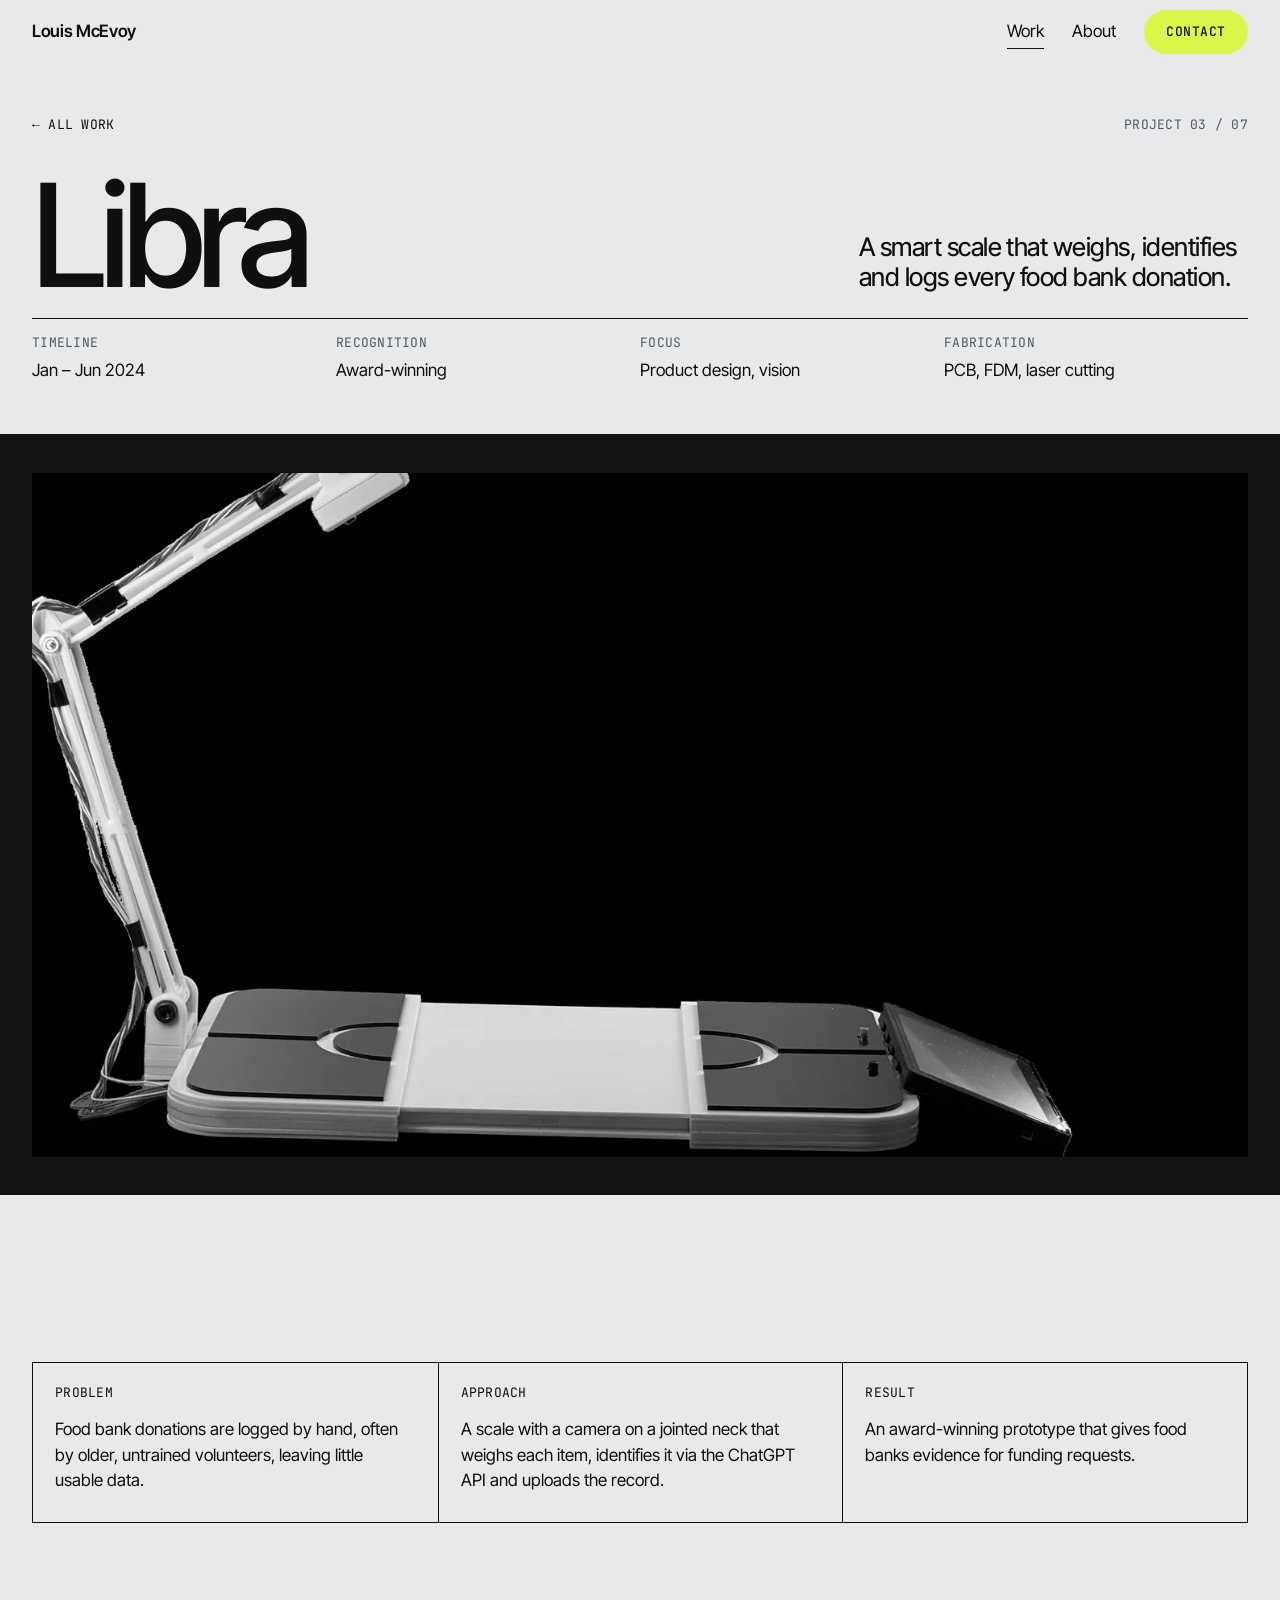
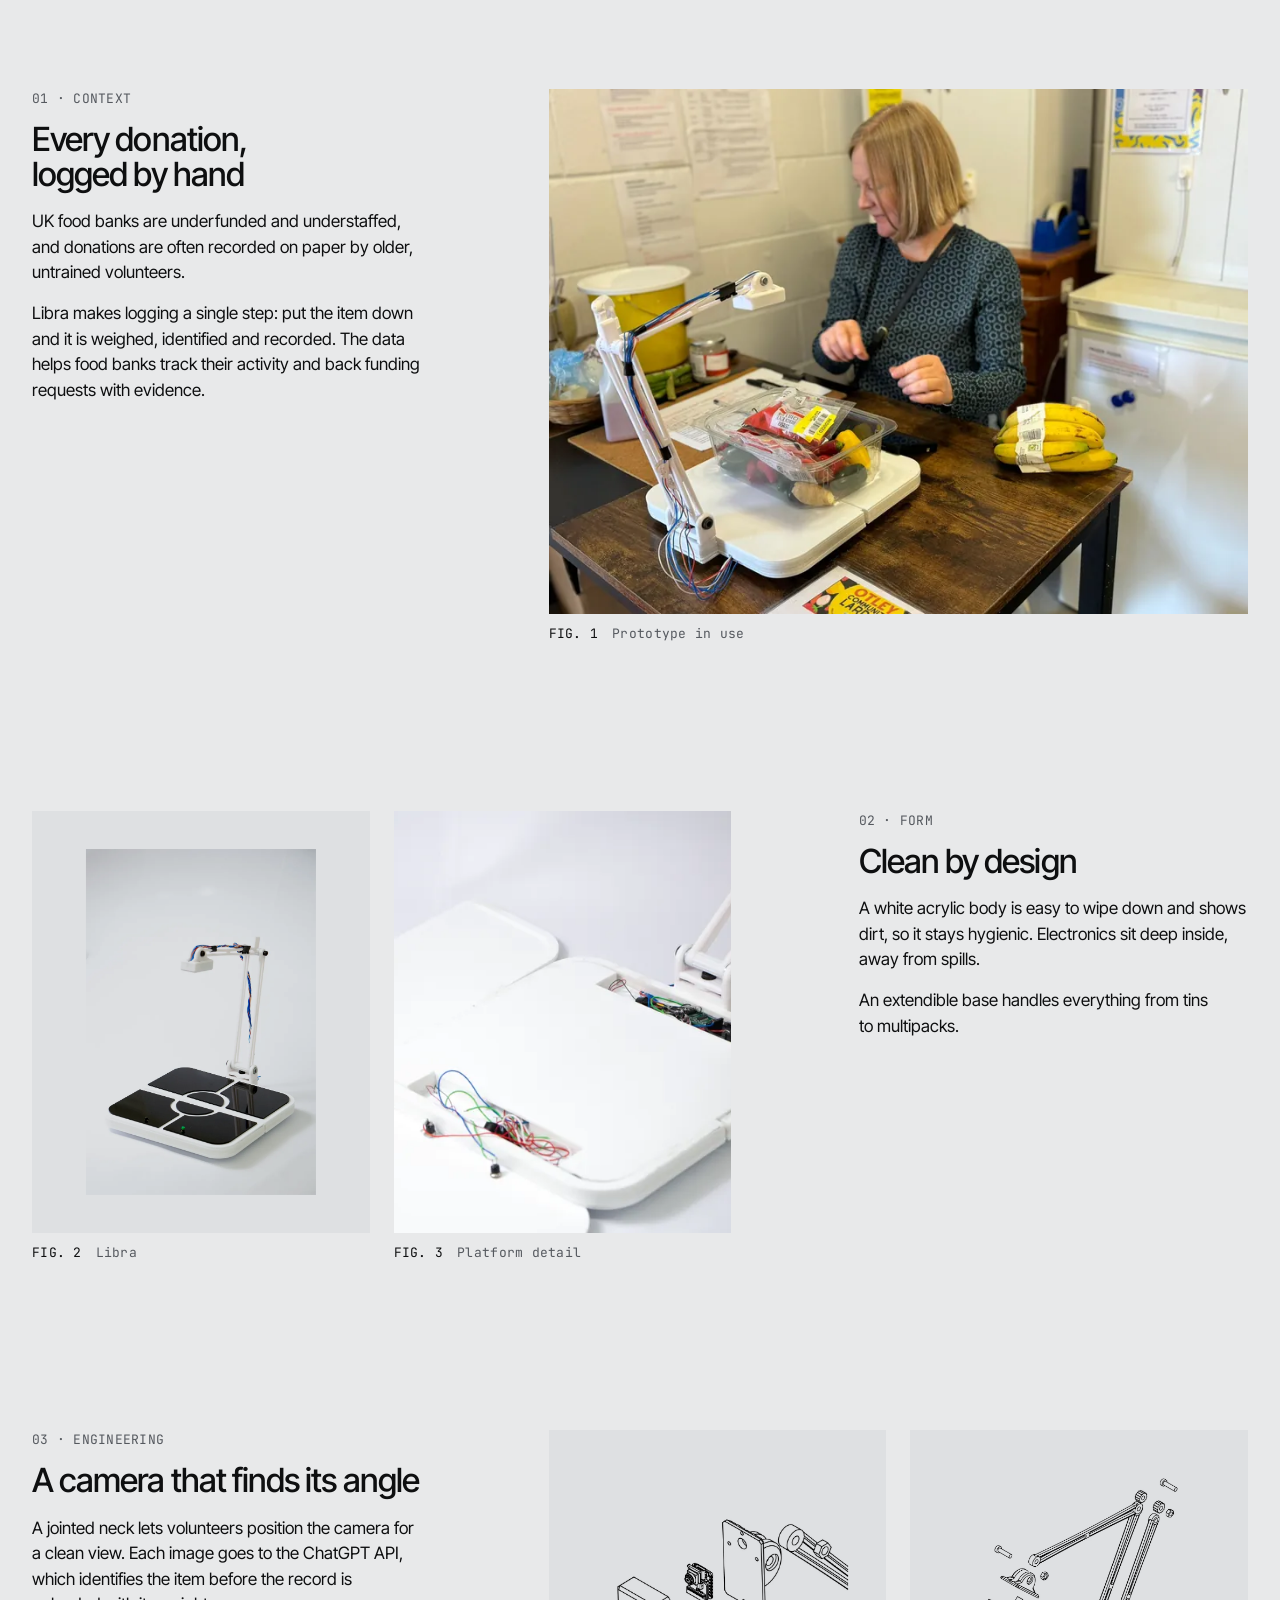
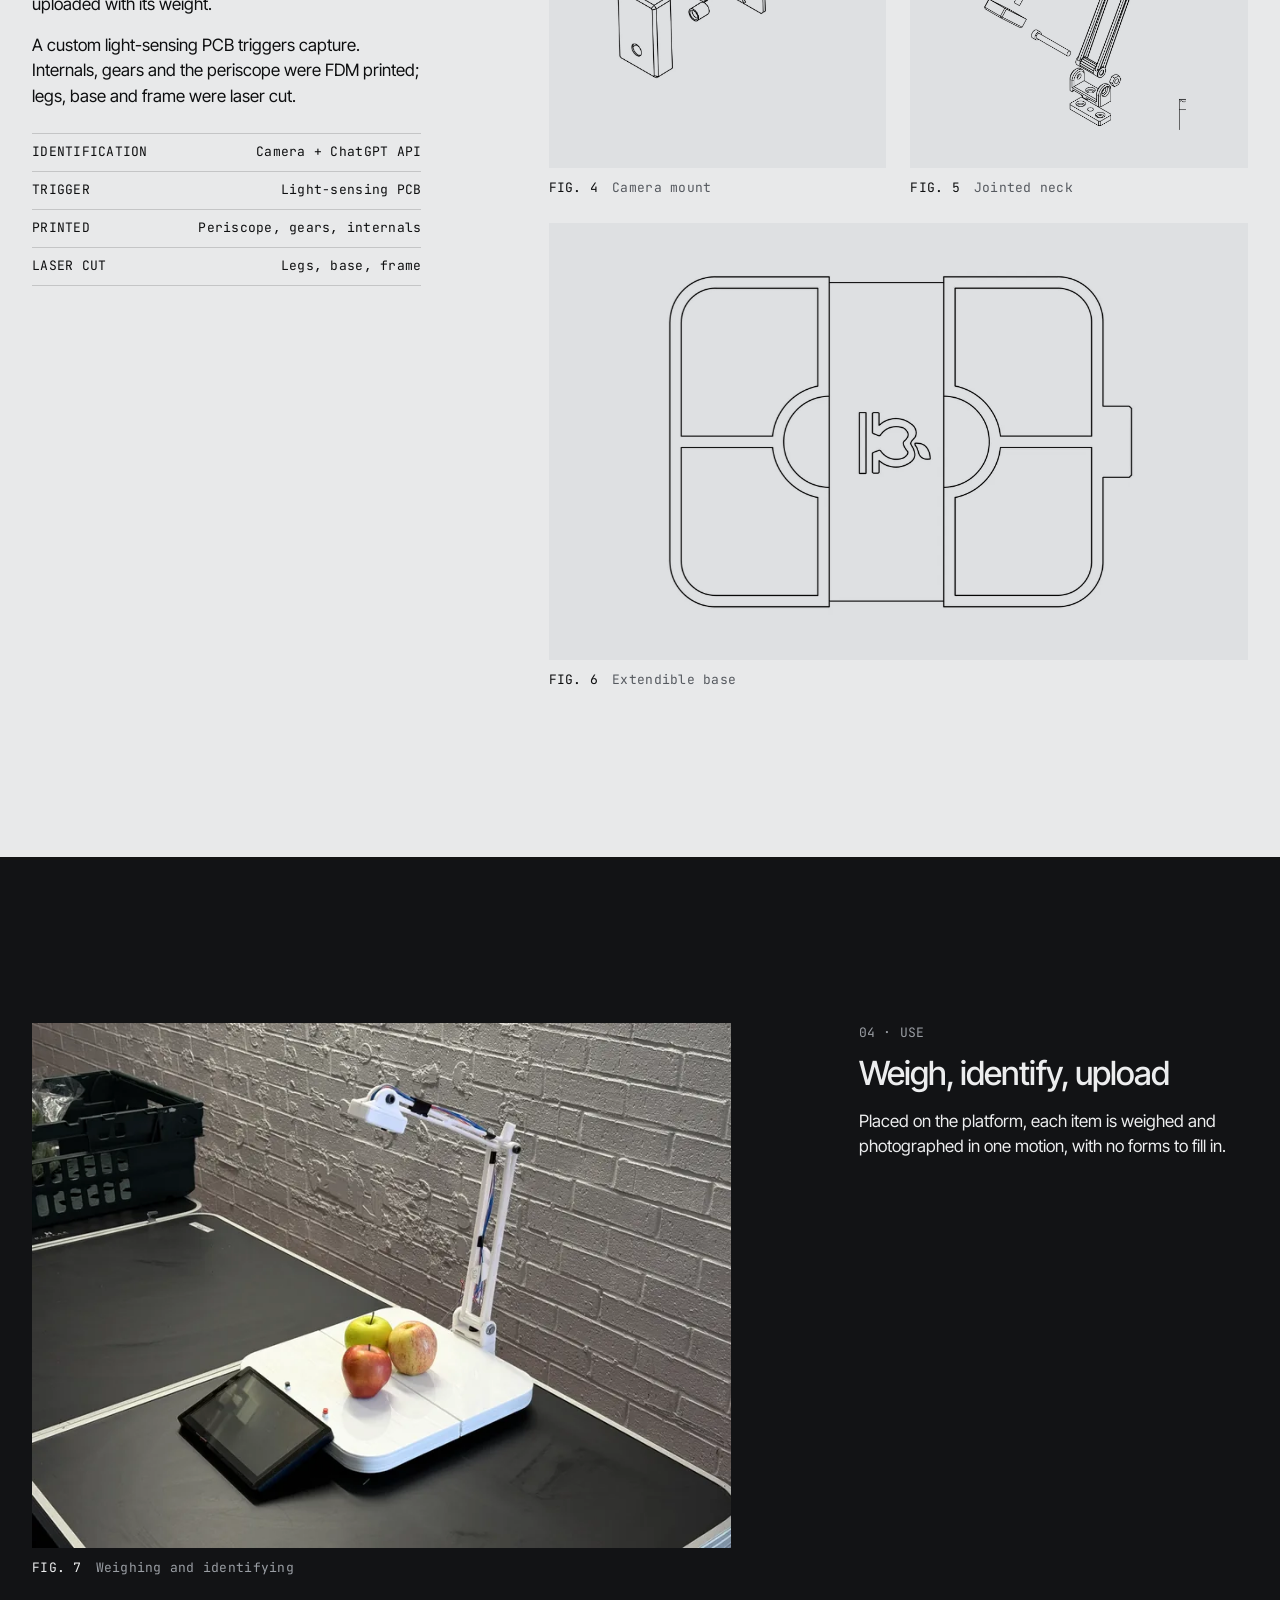
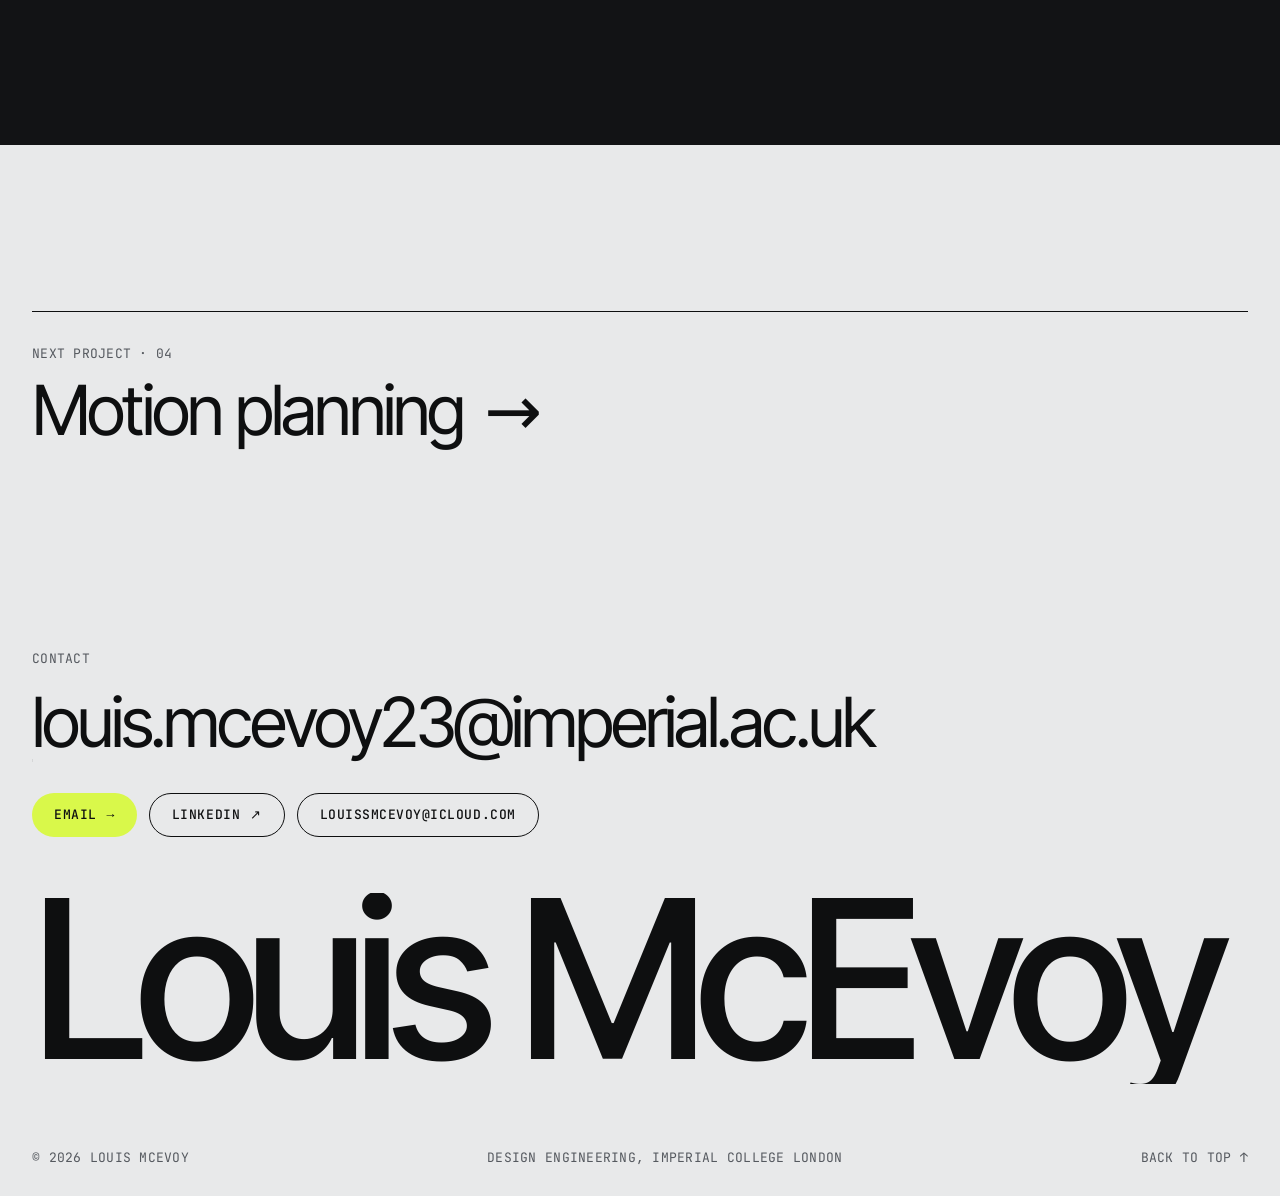
<file: work/libra.html>
<!doctype html>
<html lang="en-GB">
<head>
<meta charset="utf-8">
<meta name="viewport" content="width=device-width, initial-scale=1">
<title>Libra · Smart scale for food banks · Louis McEvoy</title>
<meta name="description" content="A smart scale that weighs, identifies and logs every food bank donation.">
<meta name="theme-color" content="#e8e9ea">
<meta property="og:title" content="Libra · Smart scale for food banks · Louis McEvoy">
<meta property="og:description" content="A smart scale that weighs, identifies and logs every food bank donation.">
<meta property="og:type" content="website">
<meta property="og:image" content="../assets/img/scope-hero-1600.webp">
<link rel="preload" href="../assets/fonts/inter-tight.woff2" as="font" type="font/woff2" crossorigin>
<link rel="icon" href="data:image/svg+xml,%3Csvg xmlns='http://www.w3.org/2000/svg' viewBox='0 0 32 32'%3E%3Crect width='32' height='32' fill='%230e0f10'/%3E%3Ctext x='16' y='22' font-family='Arial' font-weight='700' font-size='15' text-anchor='middle' fill='%23d9f84a'%3ELM%3C/text%3E%3C/svg%3E">
<link rel="stylesheet" href="../assets/site.css">
</head>
<body>
<a class="skip" href="#main">Skip to content</a>
<header class="nav"><div class="wrap nav-in">
  <a class="wordmark" href="../index.html">Louis McEvoy</a>
  <nav class="nav-links" aria-label="Primary">
    <a class="" href="../index.html#work" aria-current="page">Work</a>
    <a class="hide-sm" href="../index.html#about">About</a>
    <a class="btn" href="mailto:louis.mcevoy23@imperial.ac.uk">Contact</a>
  </nav>
</div></header>
<main id="main">

<div class="wrap cs-head">
  <div class="top spec"><a href="../index.html#work">← All work</a><span class="muted">Project 03 / 07</span></div>
  <div class="cs-title">
    <h1 class="display rv">Libra</h1>
    <p class="lead rv" style="--d:100ms">A smart scale that weighs, identifies and logs every food bank donation.</p>
  </div>
  <dl class="facts rv"><div><dt class="spec">Timeline</dt><dd>Jan – Jun 2024</dd></div><div><dt class="spec">Recognition</dt><dd>Award-winning</dd></div><div><dt class="spec">Focus</dt><dd>Product design, vision</dd></div><div><dt class="spec">Fabrication</dt><dd>PCB, FDM, laser cutting</dd></div></dl>
  
</div>
<div class="night" style="padding-block:clamp(16px,3vw,40px);margin-top:clamp(28px,4vw,56px)">
<div class="wrap cs-hero rv" style="margin-top:0"><div class="panel cover" style="aspect-ratio:16/9"><img src="../assets/img/libra-dark-1600.webp" srcset="../assets/img/libra-dark-800.webp 800w, ../assets/img/libra-dark-1600.webp 1600w, ../assets/img/libra-dark-2400.webp 2400w" sizes="100vw" width="2400" height="1800" alt="Libra smart scale photographed on black" decoding="async" fetchpriority="high"></div></div>
</div>
<div class="wrap section"><div class="brief rv"><div><h2 class="spec">Problem</h2><p>Food bank donations are logged by hand, often by older, untrained volunteers, leaving little usable data.</p></div><div><h2 class="spec">Approach</h2><p>A scale with a camera on a jointed neck that weighs each item, identifies it via the ChatGPT API and uploads the record.</p></div><div><h2 class="spec">Result</h2><p>An award-winning prototype that gives food banks evidence for funding requests.</p></div></div></div>
<div class="wrap section"><section class="chapter">
  <div class="text" data-stagger><p class="spec muted rv">01 · Context</p><h2 class="h3 rv">Every donation, logged by hand</h2><p class="rv">UK food banks are underfunded and understaffed, and donations are often recorded on paper by older, untrained volunteers.</p><p class="rv">Libra makes logging a single step: put the item down and it is weighed, identified and recorded. The data helps food banks track their activity and back funding requests with evidence.</p></div>
  <div class="vis figures" data-stagger><figure class="f rv wide"><div class="panel cover" style="aspect-ratio:4/3"><img src="../assets/img/libra-foodbank-1600.webp" srcset="../assets/img/libra-foodbank-800.webp 800w, ../assets/img/libra-foodbank-1600.webp 1600w" sizes="(max-width: 900px) 100vw, 58vw" width="1600" height="1200" alt="Volunteer using the Libra prototype at a desk" decoding="async" loading="lazy"></div><figcaption class="cap spec"><b>Fig. 1</b><span>Prototype in use</span></figcaption></figure></div>
</section></div><div class="wrap section"><section class="chapter flip">
  <div class="text" data-stagger><p class="spec muted rv">02 · Form</p><h2 class="h3 rv">Clean by design</h2><p class="rv">A white acrylic body is easy to wipe down and shows dirt, so it stays hygienic. Electronics sit deep inside, away from spills.</p><p class="rv">An extendible base handles everything from tins to multipacks.</p></div>
  <div class="vis figures" data-stagger><figure class="f rv "><div class="panel pad multiply" style="aspect-ratio:4/5"><img src="../assets/img/libra-hero-1600.webp" srcset="../assets/img/libra-hero-800.webp 800w, ../assets/img/libra-hero-1600.webp 1600w, ../assets/img/libra-hero-2400.webp 2400w" sizes="(max-width: 900px) 50vw, 29vw" width="2400" height="3600" alt="Libra scale photographed on white" decoding="async" loading="lazy"></div><figcaption class="cap spec"><b>Fig. 2</b><span>Libra</span></figcaption></figure><figure class="f rv "><div class="panel cover" style="aspect-ratio:4/5"><img src="../assets/img/libra-detail-1600.webp" srcset="../assets/img/libra-detail-800.webp 800w, ../assets/img/libra-detail-1600.webp 1600w, ../assets/img/libra-detail-2400.webp 2400w" sizes="(max-width: 900px) 50vw, 29vw" width="2400" height="1600" alt="Close-up of the Libra platform and indicator" decoding="async" loading="lazy"></div><figcaption class="cap spec"><b>Fig. 3</b><span>Platform detail</span></figcaption></figure></div>
</section></div><div class="wrap section"><section class="chapter">
  <div class="text" data-stagger><p class="spec muted rv">03 · Engineering</p><h2 class="h3 rv">A camera that finds its angle</h2><p class="rv">A jointed neck lets volunteers position the camera for a clean view. Each image goes to the ChatGPT API, which identifies the item before the record is uploaded with its weight.</p><p class="rv">A custom light-sensing PCB triggers capture. Internals, gears and the periscope were FDM printed; legs, base and frame were laser cut.</p><ul class="specs spec rv"><li><span>Identification</span><span>Camera + ChatGPT API</span></li><li><span>Trigger</span><span>Light-sensing PCB</span></li><li><span>Printed</span><span>Periscope, gears, internals</span></li><li><span>Laser cut</span><span>Legs, base, frame</span></li></ul></div>
  <div class="vis figures" data-stagger><figure class="f rv "><div class="panel pad multiply" style="aspect-ratio:1/1"><img src="../assets/img/libra-camera-800.webp" srcset="../assets/img/libra-camera-800.webp 800w" sizes="(max-width: 900px) 50vw, 29vw" width="800" height="731" alt="Exploded line drawing of the camera mount" decoding="async" loading="lazy"></div><figcaption class="cap spec"><b>Fig. 4</b><span>Camera mount</span></figcaption></figure><figure class="f rv "><div class="panel pad multiply" style="aspect-ratio:1/1"><img src="../assets/img/libra-neck-1600.webp" srcset="../assets/img/libra-neck-800.webp 800w, ../assets/img/libra-neck-1600.webp 1600w" sizes="(max-width: 900px) 50vw, 29vw" width="1600" height="1947" alt="Line drawing of the jointed neck" decoding="async" loading="lazy"></div><figcaption class="cap spec"><b>Fig. 5</b><span>Jointed neck</span></figcaption></figure><figure class="f rv wide"><div class="panel pad multiply" style="aspect-ratio:16/10"><img src="../assets/img/libra-base-1600.webp" srcset="../assets/img/libra-base-800.webp 800w, ../assets/img/libra-base-1600.webp 1600w" sizes="(max-width: 900px) 100vw, 58vw" width="1600" height="1173" alt="Plan drawing of the extendible base" decoding="async" loading="lazy"></div><figcaption class="cap spec"><b>Fig. 6</b><span>Extendible base</span></figcaption></figure></div>
</section></div><div class="night night-block"><div class="wrap"><section class="chapter flip">
  <div class="text" data-stagger><p class="spec muted rv">04 · Use</p><h2 class="h3 rv">Weigh, identify, upload</h2><p class="rv">Placed on the platform, each item is weighed and photographed in one motion, with no forms to fill in.</p></div>
  <div class="vis figures" data-stagger><figure class="f rv wide"><div class="panel cover" style="aspect-ratio:4/3"><img src="../assets/img/libra-use-1600.webp" srcset="../assets/img/libra-use-800.webp 800w, ../assets/img/libra-use-1600.webp 1600w" sizes="(max-width: 900px) 100vw, 58vw" width="1600" height="1200" alt="Libra weighing a bowl of apples" decoding="async" loading="lazy"></div><figcaption class="cap spec"><b>Fig. 7</b><span>Weighing and identifying</span></figcaption></figure></div>
</section></div></div>
<div class="wrap"><a class="next" href="motion-planning.html"><span class="spec muted">Next project · 04</span><span class="h2">Motion planning <span class="arrow" aria-hidden="true">→</span></span></a></div>
</main>
<footer class="wrap" id="contact">
  <section class="contact" aria-labelledby="contact-h">
    <h2 id="contact-h" class="spec muted">Contact</h2>
    <p style="margin-top:18px"><a class="mail" href="mailto:louis.mcevoy23@imperial.ac.uk">louis.mcevoy23<wbr>@imperial.ac.uk</a></p>
    <div class="links">
      <a class="btn" href="mailto:louis.mcevoy23@imperial.ac.uk">Email <span class="arrow" aria-hidden="true">→</span></a>
      <a class="btn ghost" href="https://www.linkedin.com/in/louis-mcevoy-3b7aa0287/" rel="noopener">LinkedIn <span class="arrow" aria-hidden="true">↗</span></a>
      <a class="btn ghost" href="mailto:louissmcevoy@icloud.com">louissmcevoy@icloud.com</a>
    </div>
  </section>
  <p class="bigname" aria-hidden="true">Louis McEvoy</p>
  <div class="foot spec muted"><span>© 2026 Louis McEvoy</span><span>Design Engineering, Imperial College London</span><a href="#main">Back to top ↑</a></div>
</footer>
<script src="../assets/site.js" defer></script>
</body>
</html>
</file>
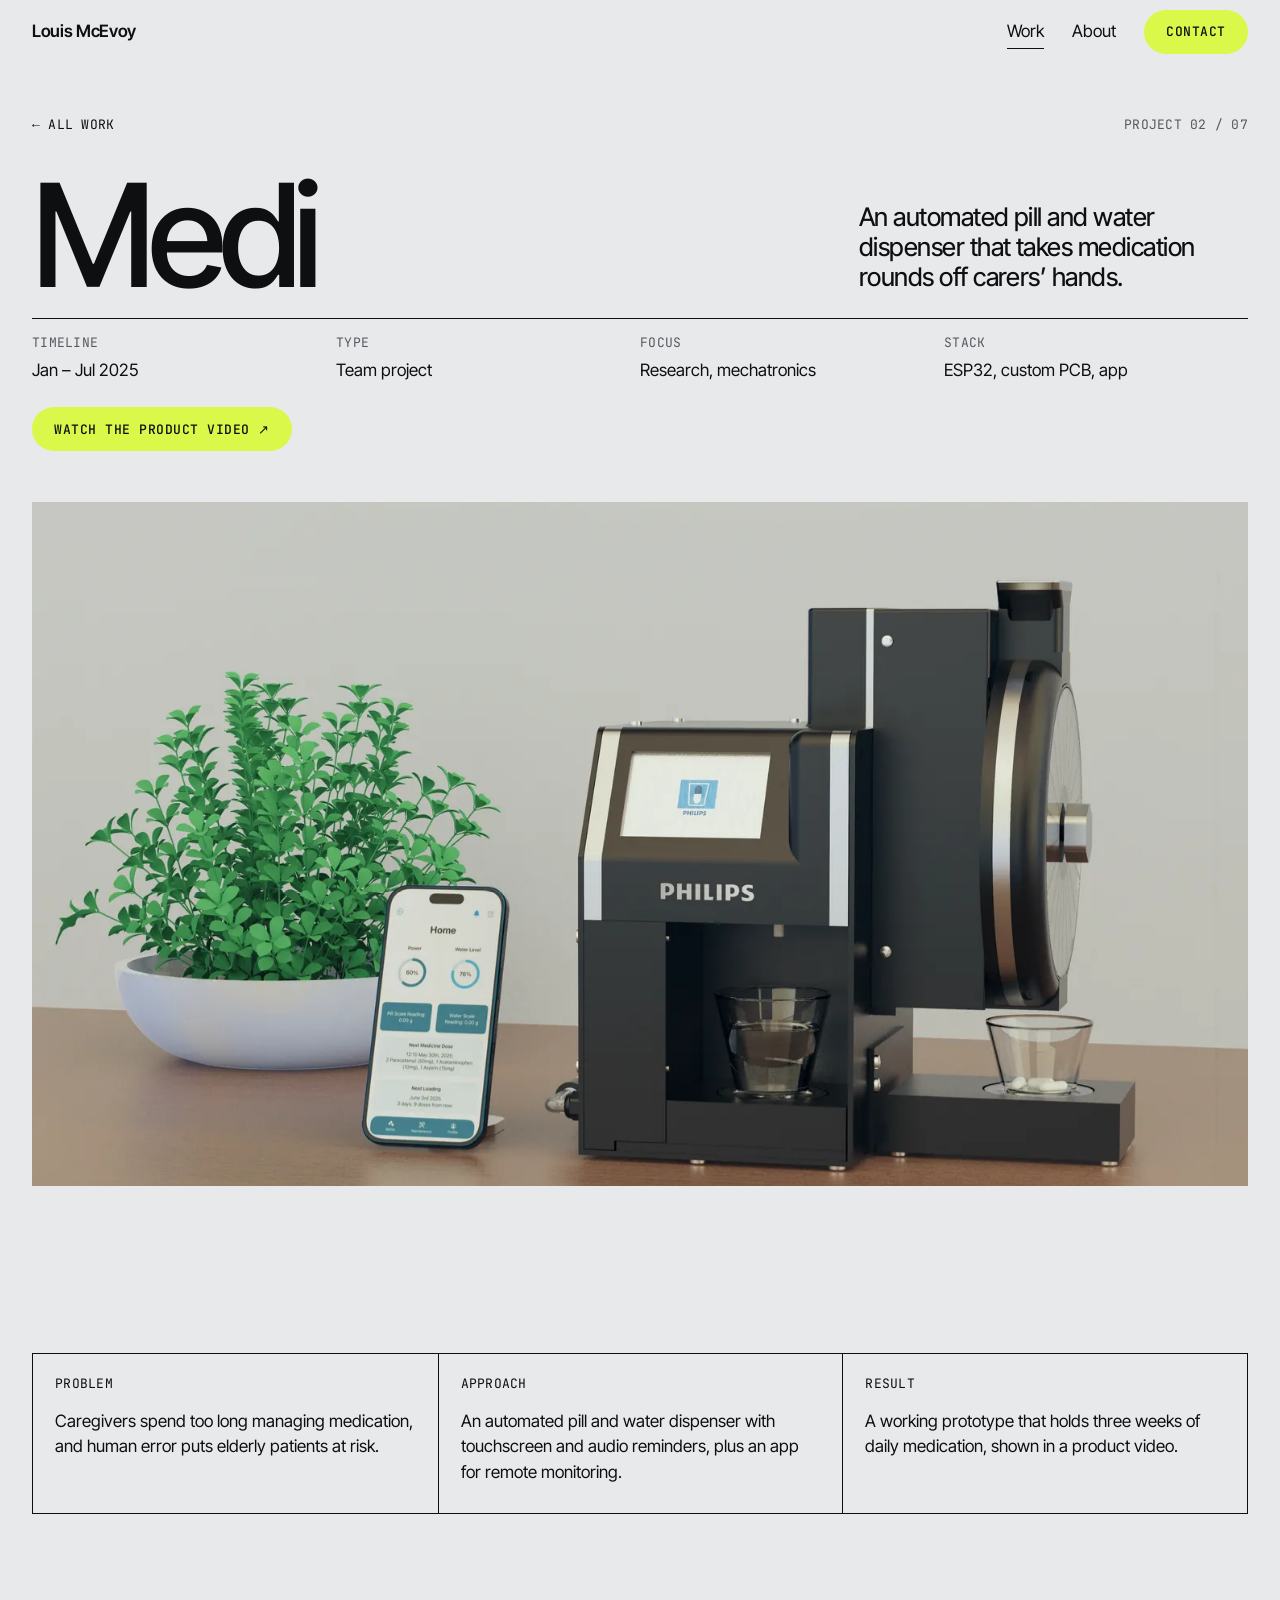
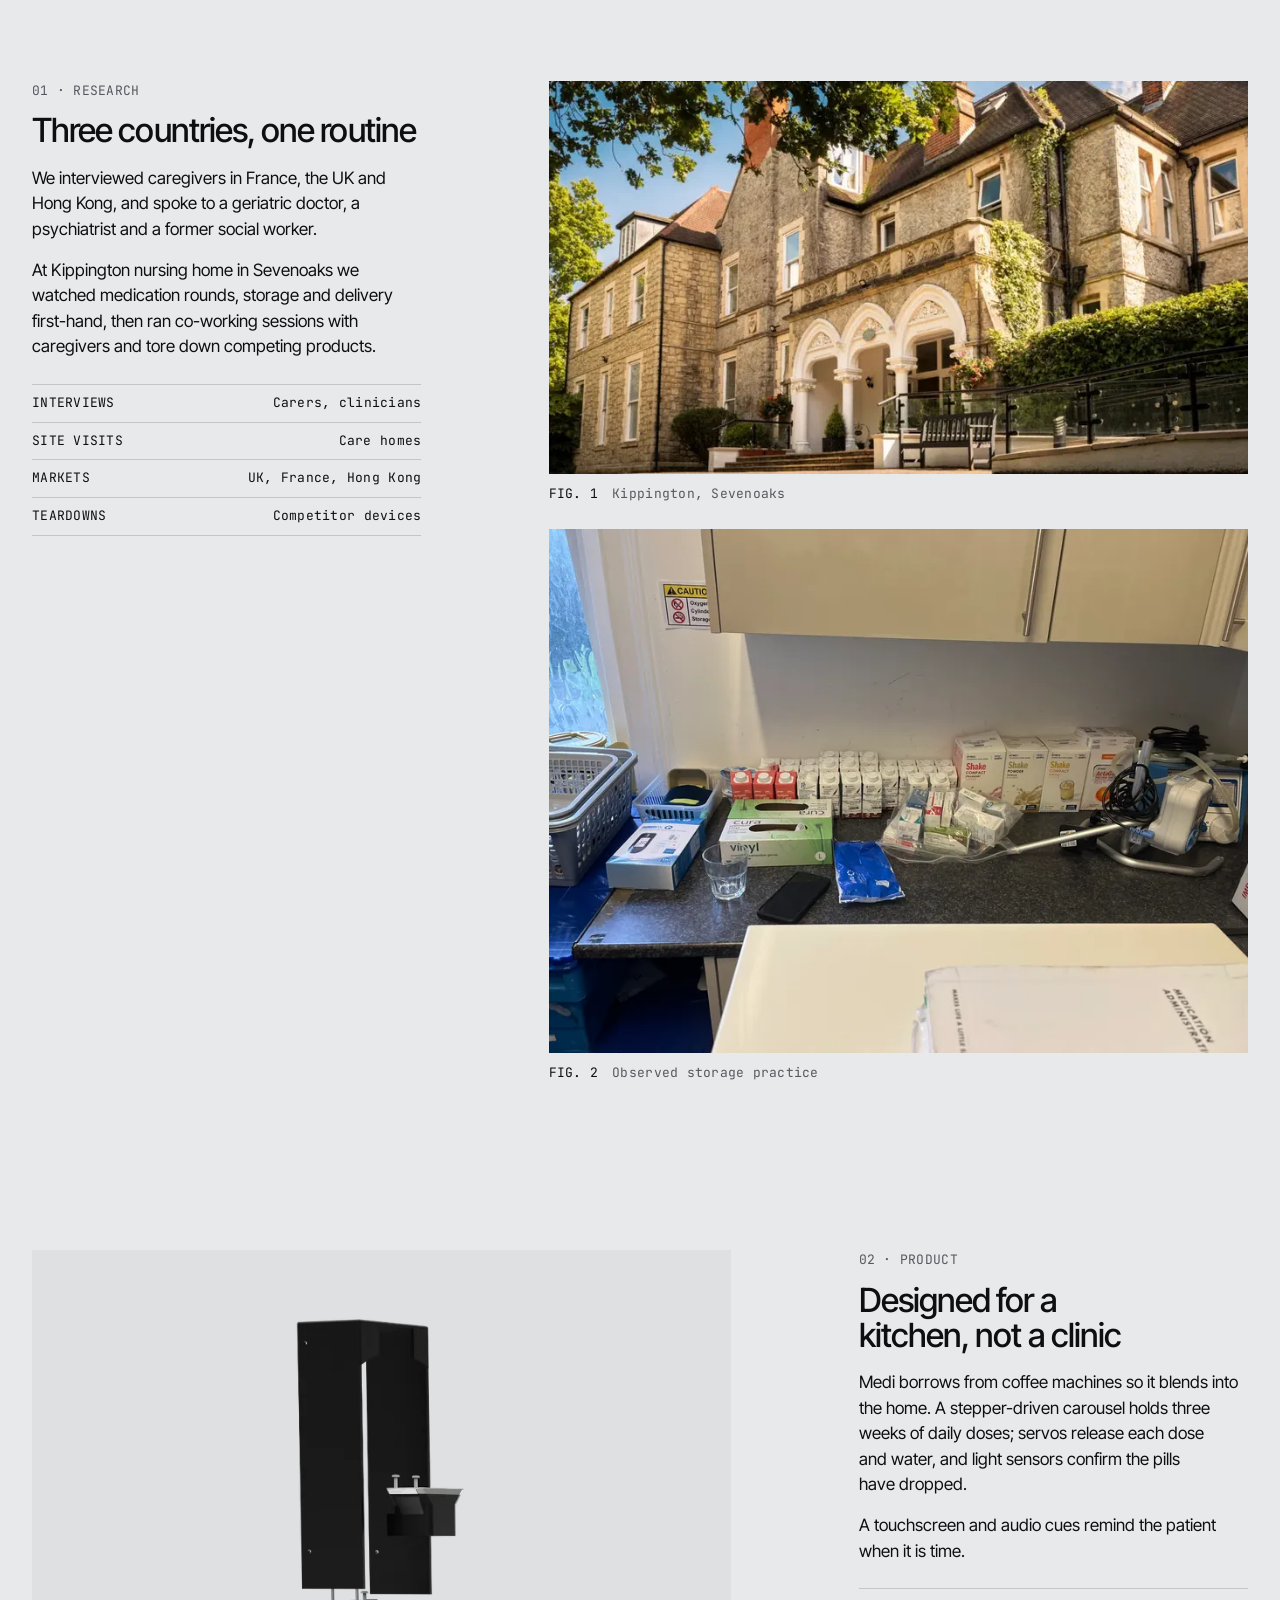
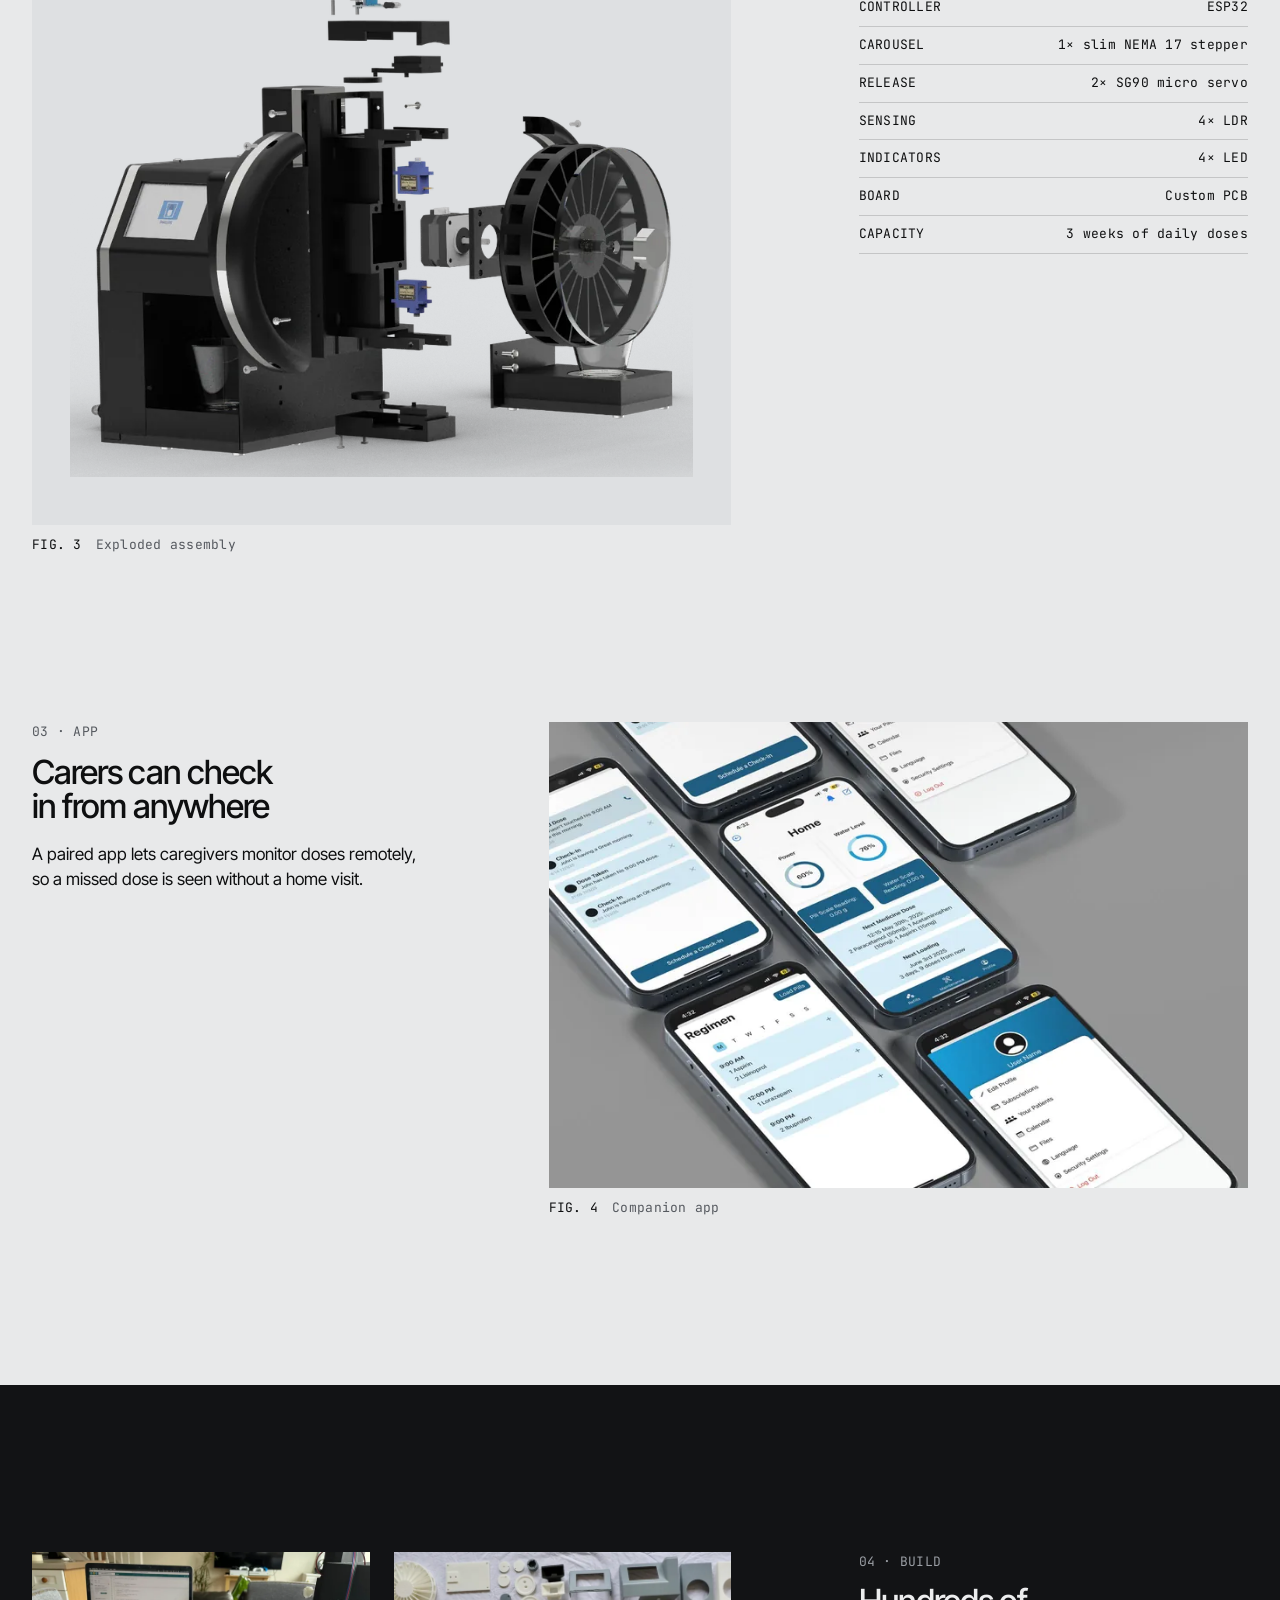
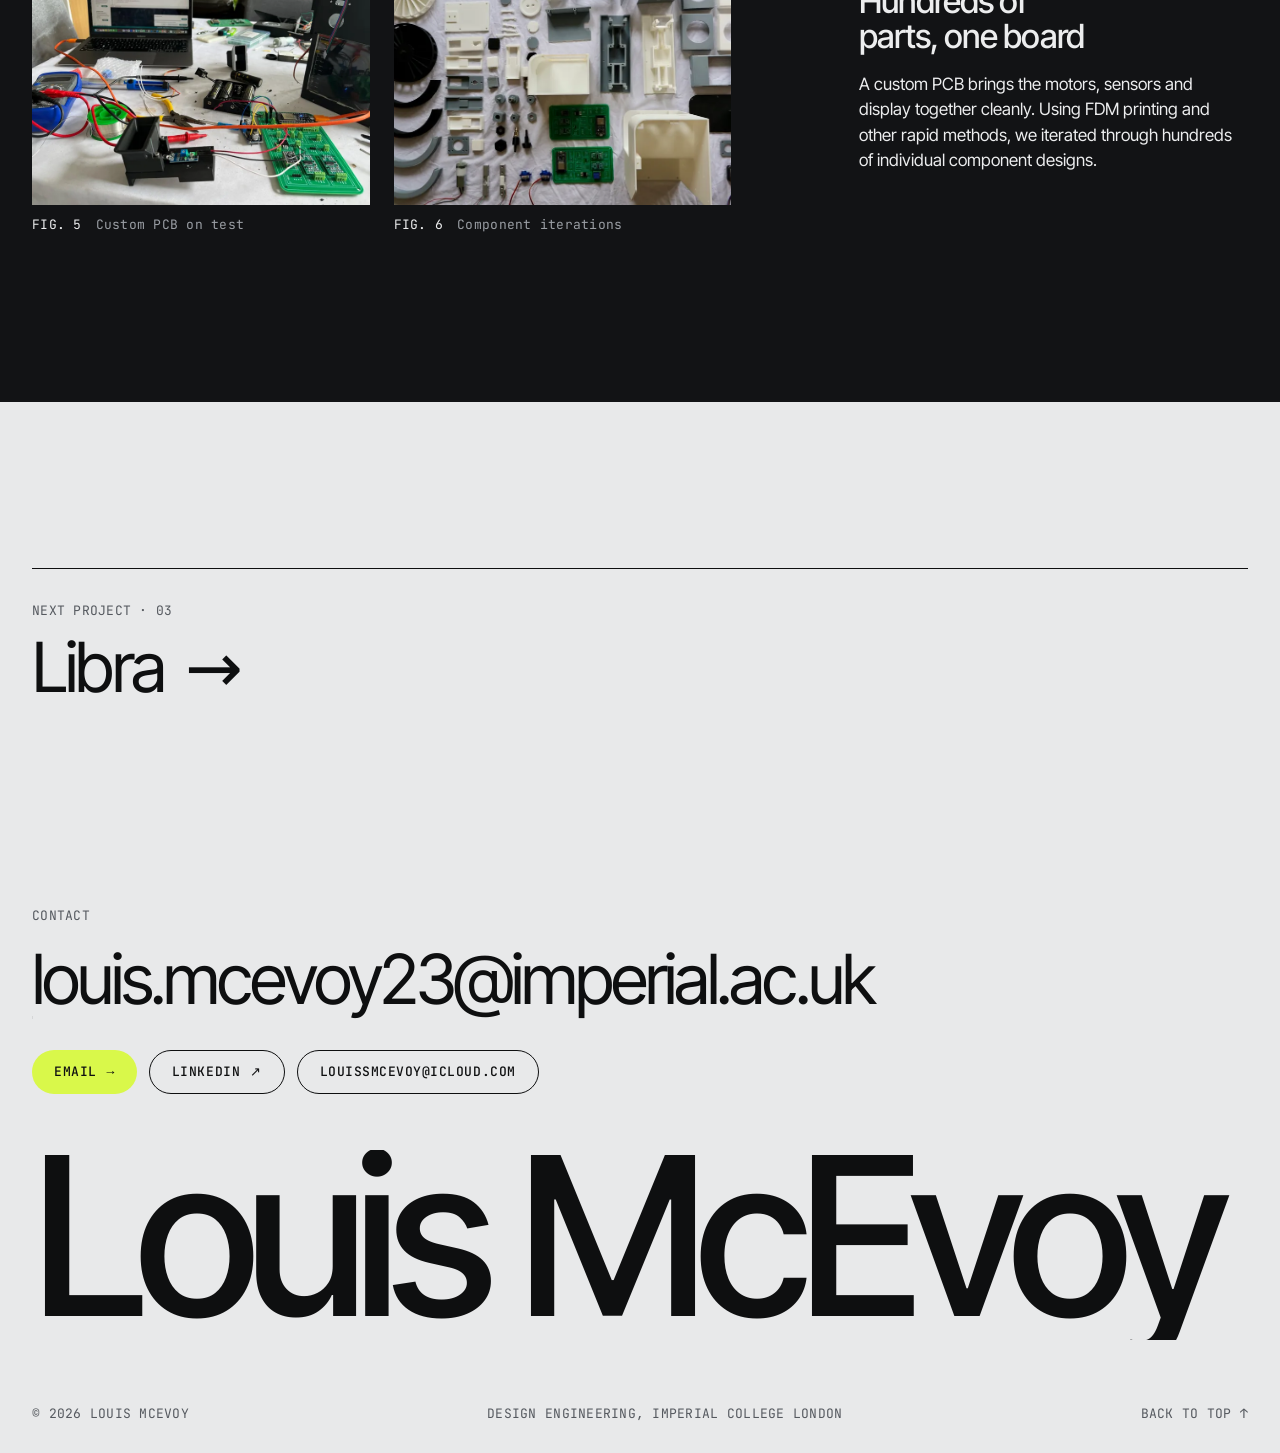
<file: work/medi.html>
<!doctype html>
<html lang="en-GB">
<head>
<meta charset="utf-8">
<meta name="viewport" content="width=device-width, initial-scale=1">
<title>Medi · Automated medication dispenser · Louis McEvoy</title>
<meta name="description" content="An automated pill and water dispenser that takes medication rounds off carers’ hands.">
<meta name="theme-color" content="#e8e9ea">
<meta property="og:title" content="Medi · Automated medication dispenser · Louis McEvoy">
<meta property="og:description" content="An automated pill and water dispenser that takes medication rounds off carers’ hands.">
<meta property="og:type" content="website">
<meta property="og:image" content="../assets/img/scope-hero-1600.webp">
<link rel="preload" href="../assets/fonts/inter-tight.woff2" as="font" type="font/woff2" crossorigin>
<link rel="icon" href="data:image/svg+xml,%3Csvg xmlns='http://www.w3.org/2000/svg' viewBox='0 0 32 32'%3E%3Crect width='32' height='32' fill='%230e0f10'/%3E%3Ctext x='16' y='22' font-family='Arial' font-weight='700' font-size='15' text-anchor='middle' fill='%23d9f84a'%3ELM%3C/text%3E%3C/svg%3E">
<link rel="stylesheet" href="../assets/site.css">
</head>
<body>
<a class="skip" href="#main">Skip to content</a>
<header class="nav"><div class="wrap nav-in">
  <a class="wordmark" href="../index.html">Louis McEvoy</a>
  <nav class="nav-links" aria-label="Primary">
    <a class="" href="../index.html#work" aria-current="page">Work</a>
    <a class="hide-sm" href="../index.html#about">About</a>
    <a class="btn" href="mailto:louis.mcevoy23@imperial.ac.uk">Contact</a>
  </nav>
</div></header>
<main id="main">

<div class="wrap cs-head">
  <div class="top spec"><a href="../index.html#work">← All work</a><span class="muted">Project 02 / 07</span></div>
  <div class="cs-title">
    <h1 class="display rv">Medi</h1>
    <p class="lead rv" style="--d:100ms">An automated pill and water dispenser that takes medication rounds off carers’ hands.</p>
  </div>
  <dl class="facts rv"><div><dt class="spec">Timeline</dt><dd>Jan – Jul 2025</dd></div><div><dt class="spec">Type</dt><dd>Team project</dd></div><div><dt class="spec">Focus</dt><dd>Research, mechatronics</dd></div><div><dt class="spec">Stack</dt><dd>ESP32, custom PCB, app</dd></div></dl>
  <p style="margin-top:24px" class="rv"><a class="btn" href="https://www.youtube.com/watch?v=uWLiq6WrQlE" rel="noopener">Watch the product video ↗</a></p>
</div>
<div class="" style="">
<div class="wrap cs-hero rv" style=""><div class="panel cover" style="aspect-ratio:16/9"><img src="../assets/img/medi-hero-1600.webp" srcset="../assets/img/medi-hero-800.webp 800w, ../assets/img/medi-hero-1600.webp 1600w, ../assets/img/medi-hero-2400.webp 2400w" sizes="100vw" width="2400" height="1577" alt="Medi dispenser on a kitchen counter beside a phone running the app" decoding="async" fetchpriority="high"></div></div>
</div>
<div class="wrap section"><div class="brief rv"><div><h2 class="spec">Problem</h2><p>Caregivers spend too long managing medication, and human error puts elderly patients at risk.</p></div><div><h2 class="spec">Approach</h2><p>An automated pill and water dispenser with touchscreen and audio reminders, plus an app for remote monitoring.</p></div><div><h2 class="spec">Result</h2><p>A working prototype that holds three weeks of daily medication, shown in a product video.</p></div></div></div>
<div class="wrap section"><section class="chapter">
  <div class="text" data-stagger><p class="spec muted rv">01 · Research</p><h2 class="h3 rv">Three countries, one routine</h2><p class="rv">We interviewed caregivers in France, the UK and Hong Kong, and spoke to a geriatric doctor, a psychiatrist and a former social worker.</p><p class="rv">At Kippington nursing home in Sevenoaks we watched medication rounds, storage and delivery first-hand, then ran co-working sessions with caregivers and tore down competing products.</p><ul class="specs spec rv"><li><span>Interviews</span><span>Carers, clinicians</span></li><li><span>Site visits</span><span>Care homes</span></li><li><span>Markets</span><span>UK, France, Hong Kong</span></li><li><span>Teardowns</span><span>Competitor devices</span></li></ul></div>
  <div class="vis figures" data-stagger><figure class="f rv wide"><div class="panel cover" style="aspect-ratio:16/9"><img src="../assets/img/medi-home-800.webp" srcset="../assets/img/medi-home-800.webp 800w" sizes="(max-width: 900px) 100vw, 58vw" width="800" height="450" alt="Kippington nursing home in Sevenoaks" decoding="async" loading="lazy"></div><figcaption class="cap spec"><b>Fig. 1</b><span>Kippington, Sevenoaks</span></figcaption></figure><figure class="f rv wide"><div class="panel cover" style="aspect-ratio:4/3"><img src="../assets/img/medi-desk-1600.webp" srcset="../assets/img/medi-desk-800.webp 800w, ../assets/img/medi-desk-1600.webp 1600w, ../assets/img/medi-desk-2400.webp 2400w" sizes="(max-width: 900px) 100vw, 58vw" width="2400" height="1800" alt="Medication storage in a care setting" decoding="async" loading="lazy"></div><figcaption class="cap spec"><b>Fig. 2</b><span>Observed storage practice</span></figcaption></figure></div>
</section></div><div class="wrap section"><section class="chapter flip">
  <div class="text" data-stagger><p class="spec muted rv">02 · Product</p><h2 class="h3 rv">Designed for a kitchen, not a clinic</h2><p class="rv">Medi borrows from coffee machines so it blends into the home. A stepper-driven carousel holds three weeks of daily doses; servos release each dose and water, and light sensors confirm the pills have dropped.</p><p class="rv">A touchscreen and audio cues remind the patient when it is time.</p><ul class="specs spec rv"><li><span>Controller</span><span>ESP32</span></li><li><span>Carousel</span><span>1× slim NEMA 17 stepper</span></li><li><span>Release</span><span>2× SG90 micro servo</span></li><li><span>Sensing</span><span>4× LDR</span></li><li><span>Indicators</span><span>4× LED</span></li><li><span>Board</span><span>Custom PCB</span></li><li><span>Capacity</span><span>3 weeks of daily doses</span></li></ul></div>
  <div class="vis figures" data-stagger><figure class="f rv wide"><div class="panel pad" style="aspect-ratio:4/5"><img src="../assets/img/medi-exploded-800.webp" srcset="../assets/img/medi-exploded-800.webp 800w" sizes="(max-width: 900px) 100vw, 58vw" width="800" height="1002" alt="Exploded render of the Medi dispenser" decoding="async" loading="lazy"></div><figcaption class="cap spec"><b>Fig. 3</b><span>Exploded assembly</span></figcaption></figure></div>
</section></div><div class="wrap section"><section class="chapter">
  <div class="text" data-stagger><p class="spec muted rv">03 · App</p><h2 class="h3 rv">Carers can check in from anywhere</h2><p class="rv">A paired app lets caregivers monitor doses remotely, so a missed dose is seen without a home visit.</p></div>
  <div class="vis figures" data-stagger><figure class="f rv wide"><div class="panel cover" style="aspect-ratio:3/2"><img src="../assets/img/medi-app-1600.webp" srcset="../assets/img/medi-app-800.webp 800w, ../assets/img/medi-app-1600.webp 1600w" sizes="(max-width: 900px) 100vw, 58vw" width="1600" height="1067" alt="Screens of the Medi companion app on several phones" decoding="async" loading="lazy"></div><figcaption class="cap spec"><b>Fig. 4</b><span>Companion app</span></figcaption></figure></div>
</section></div><div class="night night-block"><div class="wrap"><section class="chapter flip">
  <div class="text" data-stagger><p class="spec muted rv">04 · Build</p><h2 class="h3 rv">Hundreds of parts, one board</h2><p class="rv">A custom PCB brings the motors, sensors and display together cleanly. Using FDM printing and other rapid methods, we iterated through hundreds of individual component designs.</p></div>
  <div class="vis figures" data-stagger><figure class="f rv "><div class="panel cover" style="aspect-ratio:4/3"><img src="../assets/img/medi-pcb-1600.webp" srcset="../assets/img/medi-pcb-800.webp 800w, ../assets/img/medi-pcb-1600.webp 1600w" sizes="(max-width: 900px) 50vw, 29vw" width="1600" height="1200" alt="PCB and wiring under test on the bench" decoding="async" loading="lazy"></div><figcaption class="cap spec"><b>Fig. 5</b><span>Custom PCB on test</span></figcaption></figure><figure class="f rv "><div class="panel cover" style="aspect-ratio:4/3"><img src="../assets/img/medi-parts-800.webp" srcset="../assets/img/medi-parts-800.webp 800w" sizes="(max-width: 900px) 50vw, 29vw" width="800" height="533" alt="Printed components laid out in rows" decoding="async" loading="lazy"></div><figcaption class="cap spec"><b>Fig. 6</b><span>Component iterations</span></figcaption></figure></div>
</section></div></div>
<div class="wrap"><a class="next" href="libra.html"><span class="spec muted">Next project · 03</span><span class="h2">Libra <span class="arrow" aria-hidden="true">→</span></span></a></div>
</main>
<footer class="wrap" id="contact">
  <section class="contact" aria-labelledby="contact-h">
    <h2 id="contact-h" class="spec muted">Contact</h2>
    <p style="margin-top:18px"><a class="mail" href="mailto:louis.mcevoy23@imperial.ac.uk">louis.mcevoy23<wbr>@imperial.ac.uk</a></p>
    <div class="links">
      <a class="btn" href="mailto:louis.mcevoy23@imperial.ac.uk">Email <span class="arrow" aria-hidden="true">→</span></a>
      <a class="btn ghost" href="https://www.linkedin.com/in/louis-mcevoy-3b7aa0287/" rel="noopener">LinkedIn <span class="arrow" aria-hidden="true">↗</span></a>
      <a class="btn ghost" href="mailto:louissmcevoy@icloud.com">louissmcevoy@icloud.com</a>
    </div>
  </section>
  <p class="bigname" aria-hidden="true">Louis McEvoy</p>
  <div class="foot spec muted"><span>© 2026 Louis McEvoy</span><span>Design Engineering, Imperial College London</span><a href="#main">Back to top ↑</a></div>
</footer>
<script src="../assets/site.js" defer></script>
</body>
</html>
</file>
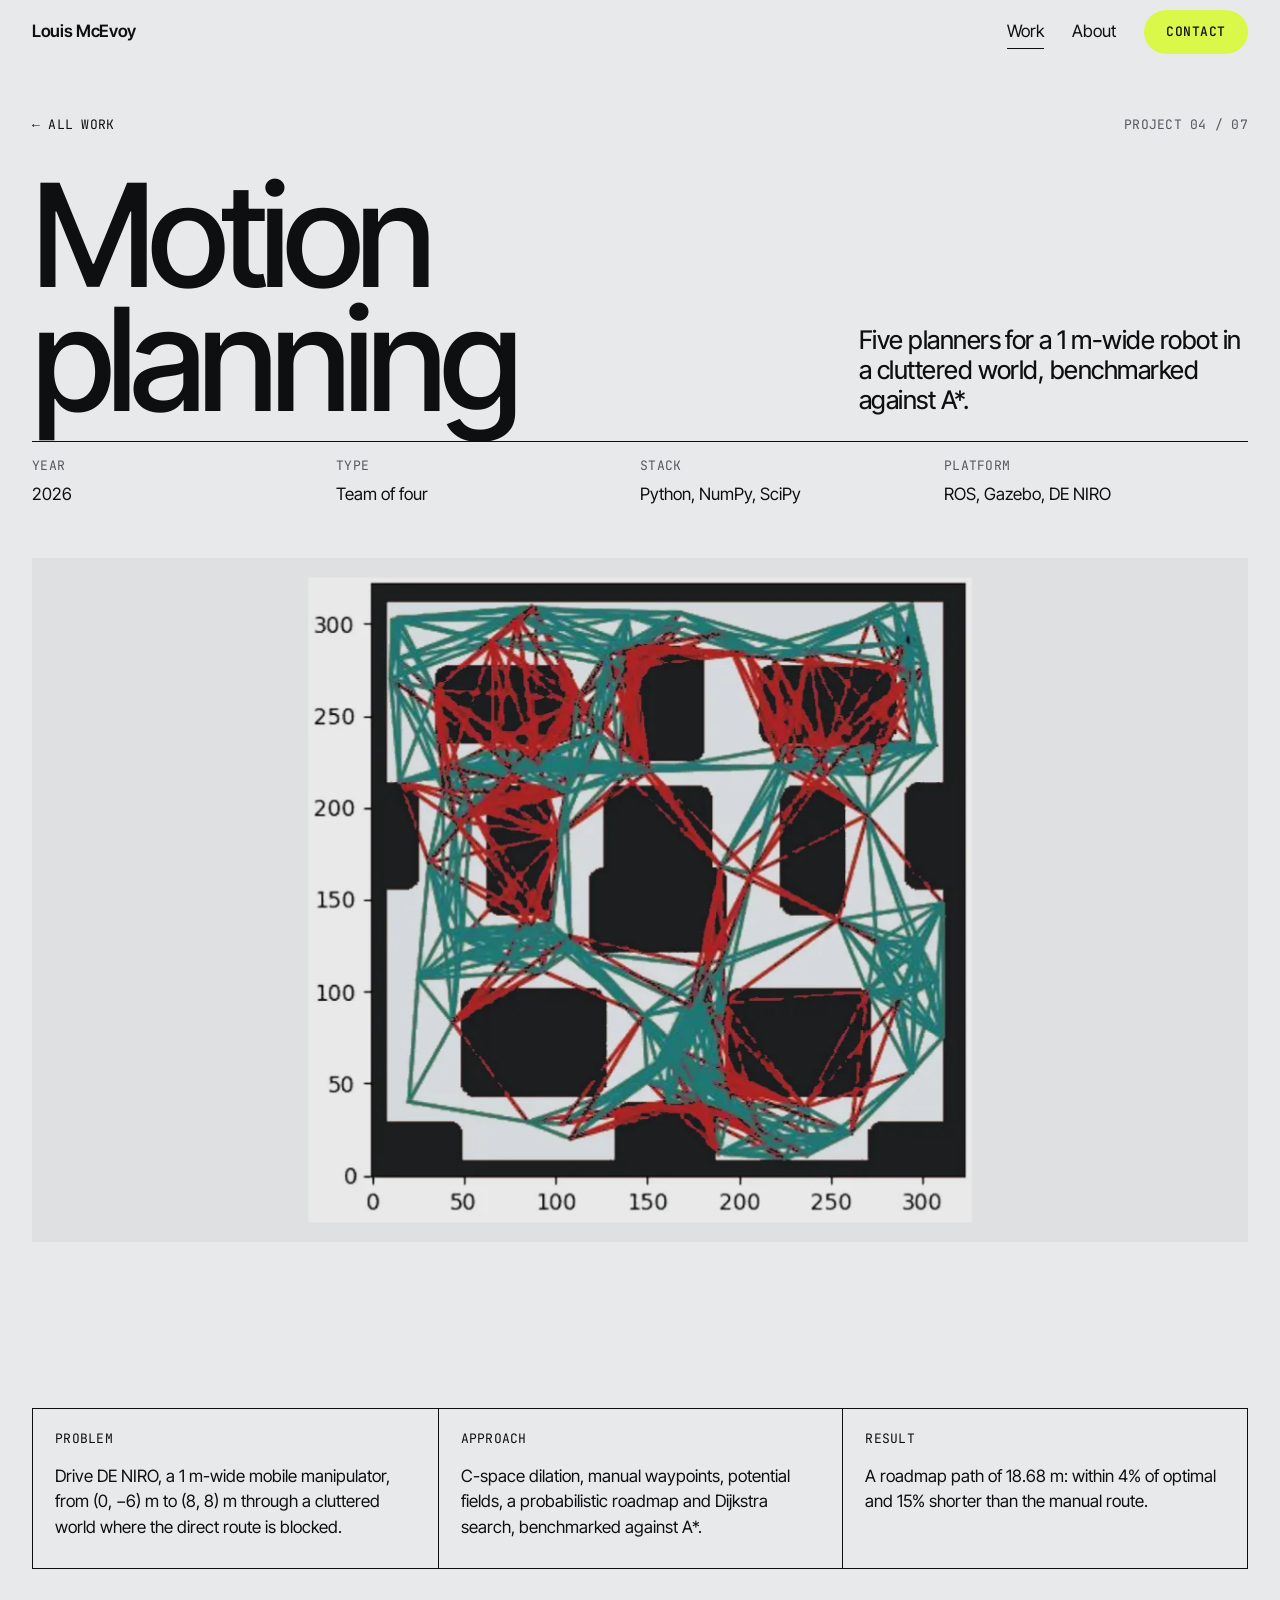
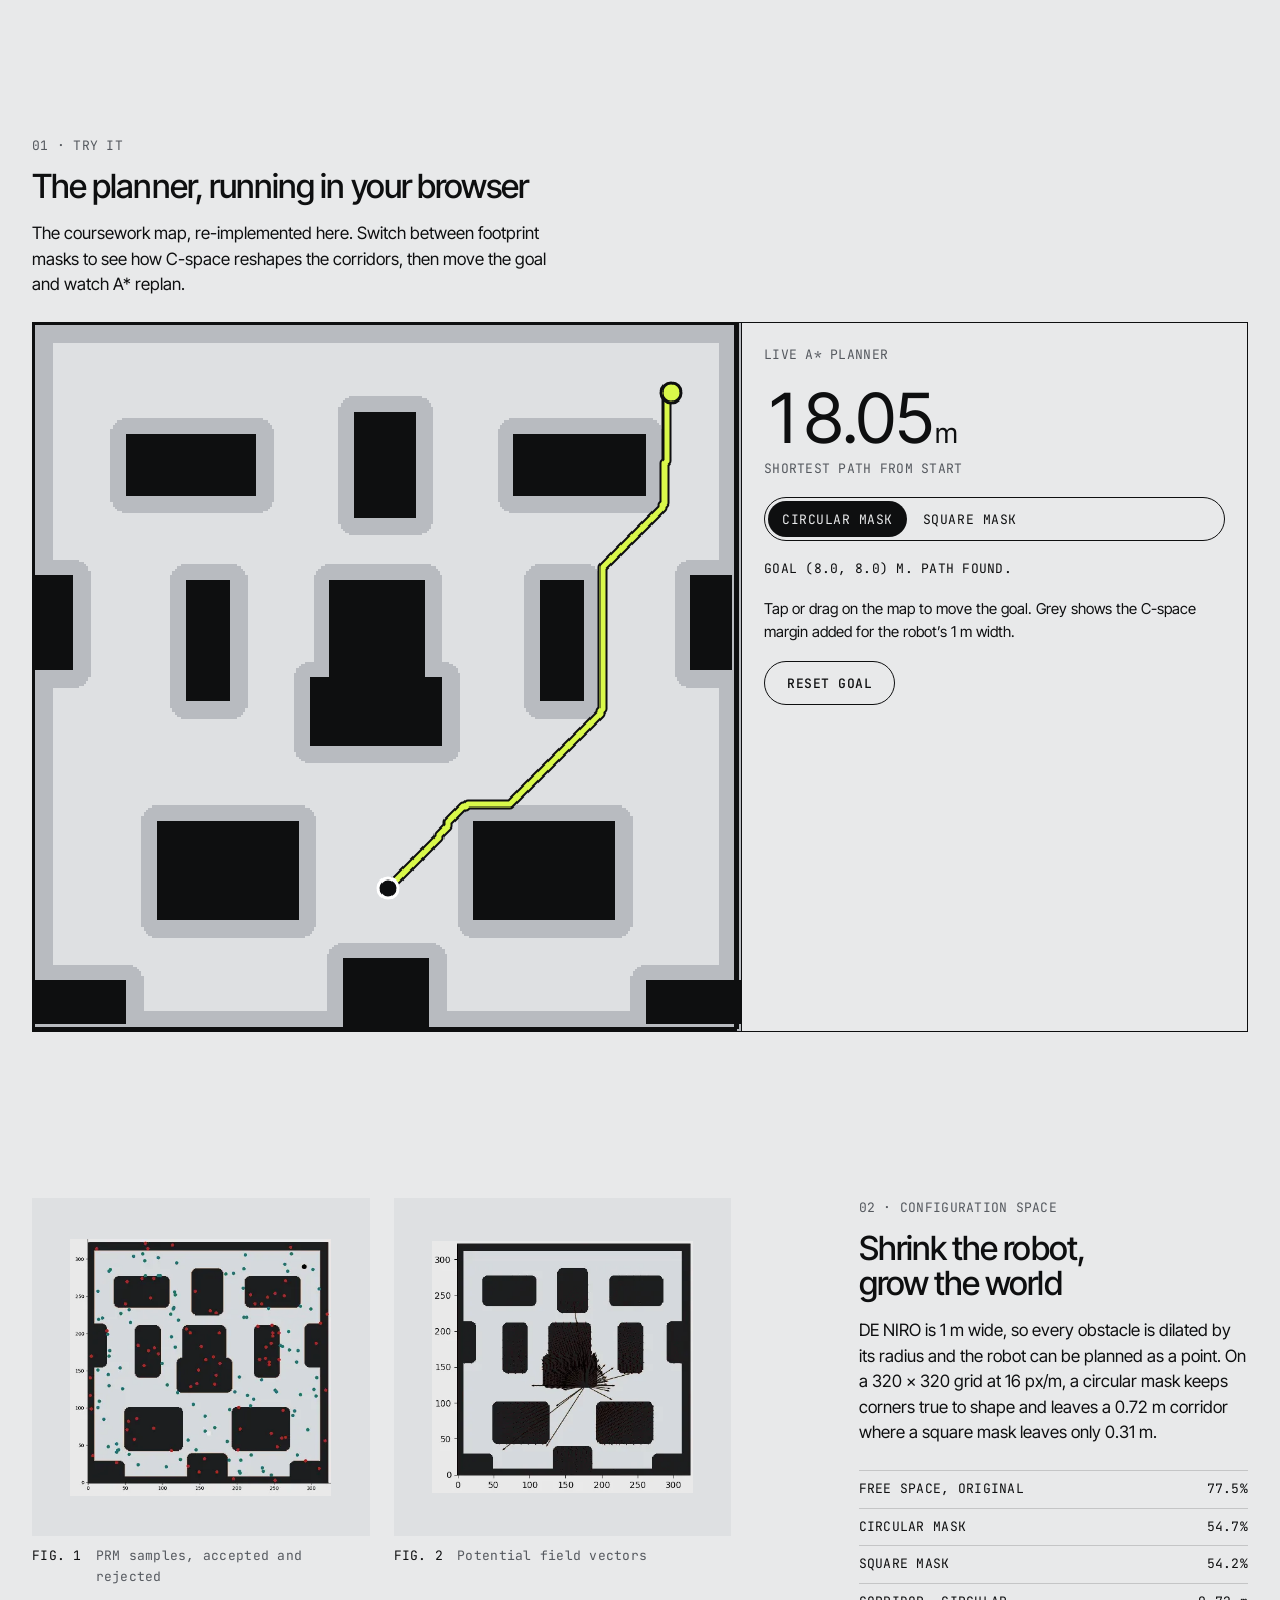
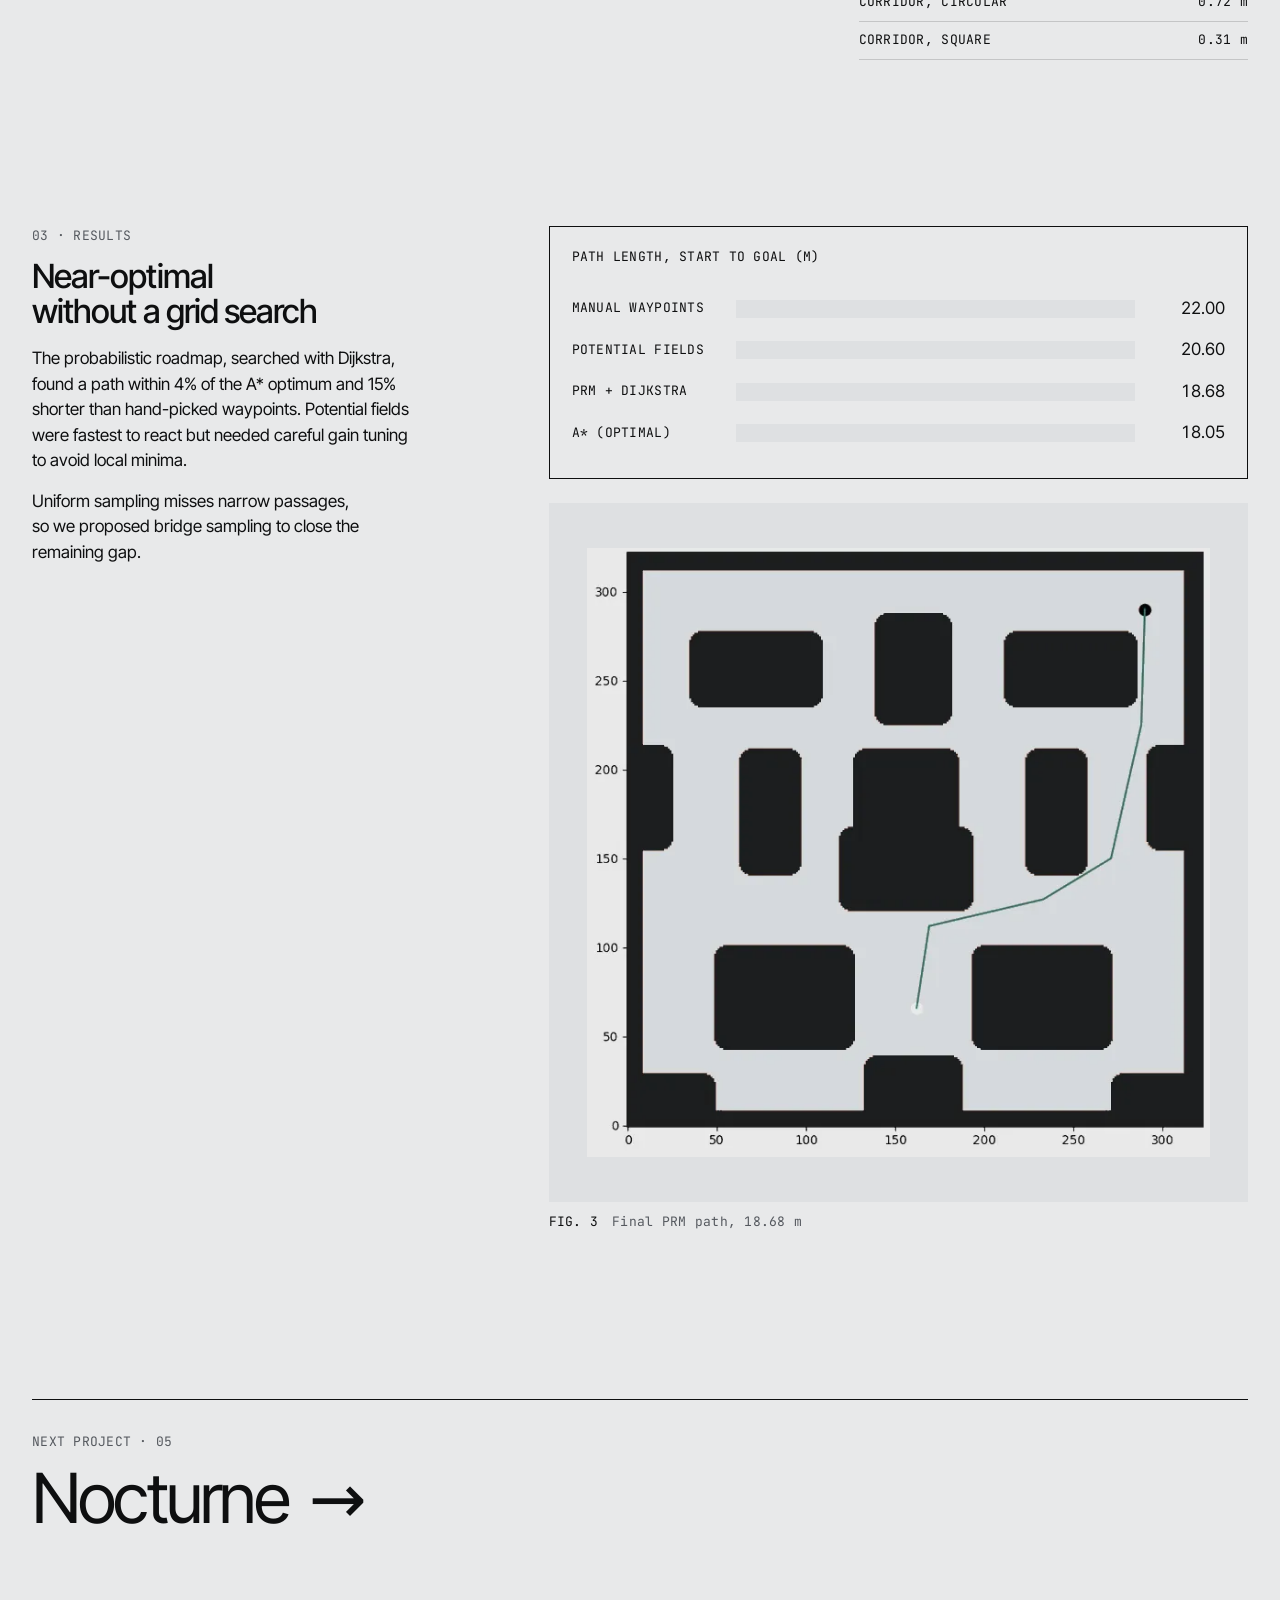
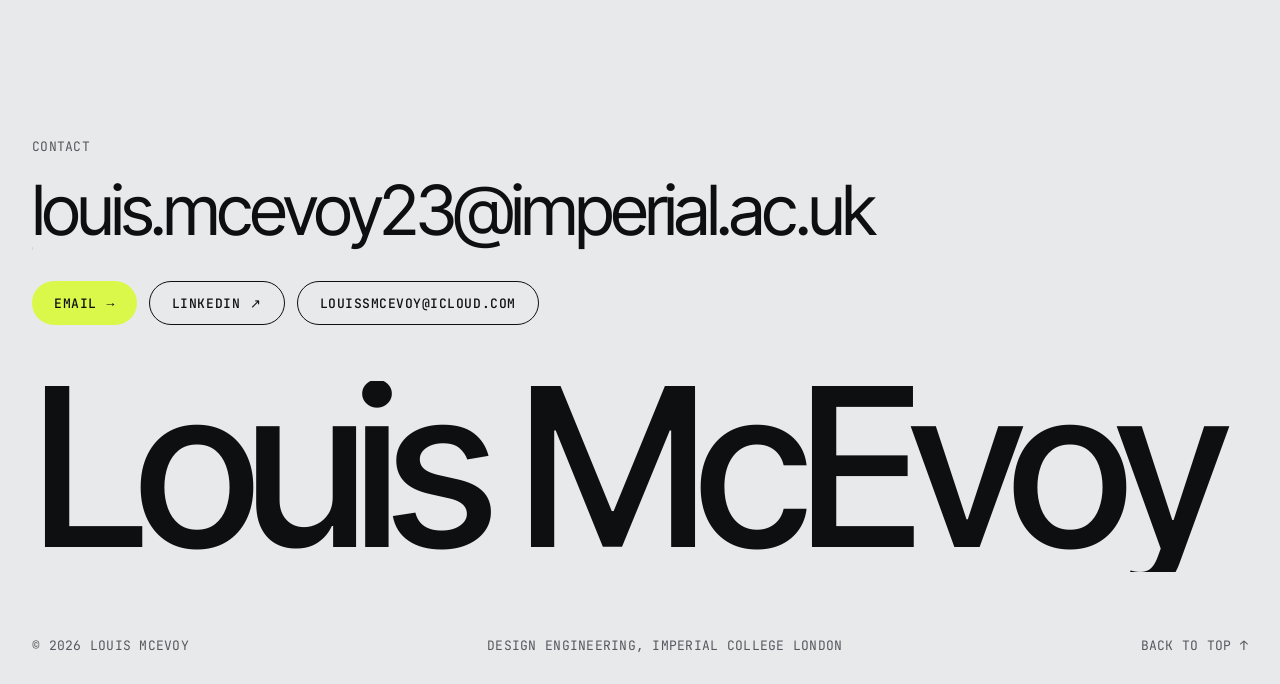
<file: work/motion-planning.html>
<!doctype html>
<html lang="en-GB">
<head>
<meta charset="utf-8">
<meta name="viewport" content="width=device-width, initial-scale=1">
<title>Motion planning · Path planning for the DE NIRO robot · Louis McEvoy</title>
<meta name="description" content="Five planners for a 1 m-wide robot in a cluttered world, benchmarked against A*.">
<meta name="theme-color" content="#e8e9ea">
<meta property="og:title" content="Motion planning · Path planning for the DE NIRO robot · Louis McEvoy">
<meta property="og:description" content="Five planners for a 1 m-wide robot in a cluttered world, benchmarked against A*.">
<meta property="og:type" content="website">
<meta property="og:image" content="../assets/img/scope-hero-1600.webp">
<link rel="preload" href="../assets/fonts/inter-tight.woff2" as="font" type="font/woff2" crossorigin>
<link rel="icon" href="data:image/svg+xml,%3Csvg xmlns='http://www.w3.org/2000/svg' viewBox='0 0 32 32'%3E%3Crect width='32' height='32' fill='%230e0f10'/%3E%3Ctext x='16' y='22' font-family='Arial' font-weight='700' font-size='15' text-anchor='middle' fill='%23d9f84a'%3ELM%3C/text%3E%3C/svg%3E">
<link rel="stylesheet" href="../assets/site.css">
</head>
<body>
<a class="skip" href="#main">Skip to content</a>
<header class="nav"><div class="wrap nav-in">
  <a class="wordmark" href="../index.html">Louis McEvoy</a>
  <nav class="nav-links" aria-label="Primary">
    <a class="" href="../index.html#work" aria-current="page">Work</a>
    <a class="hide-sm" href="../index.html#about">About</a>
    <a class="btn" href="mailto:louis.mcevoy23@imperial.ac.uk">Contact</a>
  </nav>
</div></header>
<main id="main">

<div class="wrap cs-head">
  <div class="top spec"><a href="../index.html#work">← All work</a><span class="muted">Project 04 / 07</span></div>
  <div class="cs-title">
    <h1 class="display rv">Motion planning</h1>
    <p class="lead rv" style="--d:100ms">Five planners for a 1 m-wide robot in a cluttered world, benchmarked against A*.</p>
  </div>
  <dl class="facts rv"><div><dt class="spec">Year</dt><dd>2026</dd></div><div><dt class="spec">Type</dt><dd>Team of four</dd></div><div><dt class="spec">Stack</dt><dd>Python, NumPy, SciPy</dd></div><div><dt class="spec">Platform</dt><dd>ROS, Gazebo, DE NIRO</dd></div></dl>
  
</div>
<div class="" style="">
<div class="wrap cs-hero rv" style=""><div class="panel pad" style="aspect-ratio:16/9"><img src="../assets/img/robo-graph-703.webp" srcset="../assets/img/robo-graph-703.webp 703w" sizes="100vw" width="703" height="681" alt="Probabilistic roadmap: accepted edges in teal, rejected in red" decoding="async" fetchpriority="high"></div></div>
</div>
<div class="wrap section"><div class="brief rv"><div><h2 class="spec">Problem</h2><p>Drive DE NIRO, a 1 m-wide mobile manipulator, from (0, −6) m to (8, 8) m through a cluttered world where the direct route is blocked.</p></div><div><h2 class="spec">Approach</h2><p>C-space dilation, manual waypoints, potential fields, a probabilistic roadmap and Dijkstra search, benchmarked against A*.</p></div><div><h2 class="spec">Result</h2><p>A roadmap path of 18.68 m: within 4% of optimal and 15% shorter than the manual route.</p></div></div></div>
<div class="wrap section"><section class="chapter full">
  <div class="text" data-stagger><p class="spec muted rv">01 · Try it</p><h2 class="h3 rv">The planner, running in your browser</h2><p class="rv">The coursework map, re-implemented here. Switch between footprint masks to see how C-space reshapes the corridors, then move the goal and watch A* replan.</p></div>
  <div class="vis figures" data-stagger><div class="planner rv" data-planner data-map="0,319,1,1,316,2,1,1,316,2,1,1,316,2,1,1,316,2,1,1,316,2,1,1,316,2,1,1,316,2,1,1,316,2,1,1,316,2,1,1,316,2,1,1,316,2,1,1,316,2,1,1,316,2,1,1,316,2,1,1,316,2,1,1,316,2,1,1,316,2,1,1,316,2,1,1,316,2,1,1,316,2,1,1,316,2,1,1,316,2,1,1,316,2,1,1,316,2,1,1,316,2,1,1,316,2,1,1,316,2,1,1,316,2,1,1,316,2,1,1,316,2,1,1,316,2,1,1,316,2,1,1,316,2,1,1,316,2,1,1,316,2,1,1,316,2,1,1,316,2,1,1,316,2,1,1,316,2,1,1,144,28,144,2,1,1,144,28,144,2,1,1,144,28,144,2,1,1,144,28,144,2,1,1,144,28,144,2,1,1,144,28,144,2,1,1,144,28,144,2,1,1,144,28,144,2,1,1,144,28,144,2,1,1,144,28,144,2,1,1,41,59,44,28,44,60,40,2,1,1,41,59,44,28,44,60,40,2,1,1,41,59,44,28,44,60,40,2,1,1,41,59,44,28,44,60,40,2,1,1,41,59,44,28,44,60,40,2,1,1,41,59,44,28,44,60,40,2,1,1,41,59,44,28,44,60,40,2,1,1,41,59,44,28,44,60,40,2,1,1,41,59,44,28,44,60,40,2,1,1,41,59,44,28,44,60,40,2,1,1,41,59,44,28,44,60,40,2,1,1,41,59,44,28,44,60,40,2,1,1,41,59,44,28,44,60,40,2,1,1,41,59,44,28,44,60,40,2,1,1,41,59,44,28,44,60,40,2,1,1,41,59,44,28,44,60,40,2,1,1,41,59,44,28,44,60,40,2,1,1,41,59,44,28,44,60,40,2,1,1,41,59,44,28,44,60,40,2,1,1,41,59,44,28,44,60,40,2,1,1,41,59,44,28,44,60,40,2,1,1,41,59,44,28,44,60,40,2,1,1,41,59,44,28,44,60,40,2,1,1,41,59,44,28,44,60,40,2,1,1,41,59,44,28,44,60,40,2,1,1,41,59,44,28,44,60,40,2,1,1,41,59,44,28,44,60,40,2,1,1,41,59,44,28,44,60,40,2,1,1,144,28,144,2,1,1,144,28,144,2,1,1,144,28,144,2,1,1,144,28,144,2,1,1,144,28,144,2,1,1,144,28,144,2,1,1,144,28,144,2,1,1,144,28,144,2,1,1,144,28,144,2,1,1,144,28,144,2,1,1,316,2,1,1,316,2,1,1,316,2,1,1,316,2,1,1,316,2,1,1,316,2,1,1,316,2,1,1,316,2,1,1,316,2,1,1,316,2,1,1,316,2,1,1,316,2,1,1,316,2,1,1,316,2,1,1,316,2,1,1,316,2,1,1,316,2,1,1,316,2,1,1,316,2,1,1,316,2,1,1,316,2,1,1,316,2,1,1,316,2,1,1,316,2,1,1,316,2,1,1,316,2,1,18,279,19,1,2,1,18,279,19,1,2,1,18,51,20,45,43,52,20,48,19,1,2,1,18,51,20,45,43,52,20,48,19,1,2,1,18,51,20,45,43,52,20,48,19,1,2,1,18,51,20,45,43,52,20,48,19,1,2,1,18,51,20,45,43,52,20,48,19,1,2,1,18,51,20,45,43,52,20,48,19,1,2,1,18,51,20,45,43,52,20,48,19,1,2,1,18,51,20,45,43,52,20,48,19,1,2,1,18,51,20,45,43,52,20,48,19,1,2,1,18,51,20,45,43,52,20,48,19,1,2,1,18,51,20,45,43,52,20,48,19,1,2,1,18,51,20,45,43,52,20,48,19,1,2,1,18,51,20,45,43,52,20,48,19,1,2,1,18,51,20,45,43,52,20,48,19,1,2,1,18,51,20,45,43,52,20,48,19,1,2,1,18,51,20,45,43,52,20,48,19,1,2,1,18,51,20,45,43,52,20,48,19,1,2,1,18,51,20,45,43,52,20,48,19,1,2,1,18,51,20,45,43,52,20,48,19,1,2,1,18,51,20,45,43,52,20,48,19,1,2,1,18,51,20,45,43,52,20,48,19,1,2,1,18,51,20,45,43,52,20,48,19,1,2,1,18,51,20,45,43,52,20,48,19,1,2,1,18,51,20,45,43,52,20,48,19,1,2,1,18,51,20,45,43,52,20,48,19,1,2,1,18,51,20,45,43,52,20,48,19,1,2,1,18,51,20,45,43,52,20,48,19,1,2,1,18,51,20,45,43,52,20,48,19,1,2,1,18,51,20,45,43,52,20,48,19,1,2,1,18,51,20,45,43,52,20,48,19,1,2,1,18,51,20,45,43,52,20,48,19,1,2,1,18,51,20,45,43,52,20,48,19,1,2,1,18,51,20,45,43,52,20,48,19,1,2,1,18,51,20,45,43,52,20,48,19,1,2,1,18,51,20,45,43,52,20,48,19,1,2,1,18,51,20,45,43,52,20,48,19,1,2,1,18,51,20,45,43,52,20,48,19,1,2,1,18,51,20,45,43,52,20,48,19,1,2,1,18,51,20,45,43,52,20,48,19,1,2,1,18,51,20,45,43,52,20,48,19,1,2,1,18,51,20,45,43,52,20,48,19,1,2,1,1,68,20,45,43,52,20,68,2,1,1,68,20,45,43,52,20,68,2,1,1,68,20,45,43,52,20,68,2,1,1,68,20,36,60,44,20,68,2,1,1,68,20,36,60,44,20,68,2,1,1,68,20,36,60,44,20,68,2,1,1,68,20,36,60,44,20,68,2,1,1,68,20,36,60,44,20,68,2,1,1,68,20,36,60,44,20,68,2,1,1,68,20,36,60,44,20,68,2,1,1,68,20,36,60,44,20,68,2,1,1,68,20,36,60,44,20,68,2,1,1,68,20,36,60,44,20,68,2,1,1,68,20,36,60,44,20,68,2,1,1,124,60,132,2,1,1,124,60,132,2,1,1,124,60,132,2,1,1,124,60,132,2,1,1,124,60,132,2,1,1,124,60,132,2,1,1,124,60,132,2,1,1,124,60,132,2,1,1,124,60,132,2,1,1,124,60,132,2,1,1,124,60,132,2,1,1,124,60,132,2,1,1,124,60,132,2,1,1,124,60,132,2,1,1,124,60,132,2,1,1,124,60,132,2,1,1,124,60,132,2,1,1,124,60,132,2,1,1,124,60,132,2,1,1,124,60,132,2,1,1,316,2,1,1,316,2,1,1,316,2,1,1,316,2,1,1,316,2,1,1,316,2,1,1,316,2,1,1,316,2,1,1,316,2,1,1,316,2,1,1,316,2,1,1,316,2,1,1,316,2,1,1,316,2,1,1,316,2,1,1,316,2,1,1,316,2,1,1,316,2,1,1,316,2,1,1,316,2,1,1,316,2,1,1,316,2,1,1,316,2,1,1,316,2,1,1,316,2,1,1,316,2,1,1,316,2,1,1,316,2,1,1,316,2,1,1,316,2,1,1,316,2,1,1,316,2,1,1,316,2,1,1,316,2,1,1,55,64,79,64,54,2,1,1,55,64,79,64,54,2,1,1,55,64,79,64,54,2,1,1,55,64,79,64,54,2,1,1,55,64,79,64,54,2,1,1,55,64,79,64,54,2,1,1,55,64,79,64,54,2,1,1,55,64,79,64,54,2,1,1,55,64,79,64,54,2,1,1,55,64,79,64,54,2,1,1,55,64,79,64,54,2,1,1,55,64,79,64,54,2,1,1,55,64,79,64,54,2,1,1,55,64,79,64,54,2,1,1,55,64,79,64,54,2,1,1,55,64,79,64,54,2,1,1,55,64,79,64,54,2,1,1,55,64,79,64,54,2,1,1,55,64,79,64,54,2,1,1,55,64,79,64,54,2,1,1,55,64,79,64,54,2,1,1,55,64,79,64,54,2,1,1,55,64,79,64,54,2,1,1,55,64,79,64,54,2,1,1,55,64,79,64,54,2,1,1,55,64,79,64,54,2,1,1,55,64,79,64,54,2,1,1,55,64,79,64,54,2,1,1,55,64,79,64,54,2,1,1,55,64,79,64,54,2,1,1,55,64,79,64,54,2,1,1,55,64,79,64,54,2,1,1,55,64,79,64,54,2,1,1,55,64,79,64,54,2,1,1,55,64,79,64,54,2,1,1,55,64,79,64,54,2,1,1,55,64,79,64,54,2,1,1,55,64,79,64,54,2,1,1,55,64,79,64,54,2,1,1,55,64,79,64,54,2,1,1,55,64,79,64,54,2,1,1,55,64,79,64,54,2,1,1,55,64,79,64,54,2,1,1,55,64,79,64,54,2,1,1,55,64,79,64,54,2,1,1,316,2,1,1,316,2,1,1,316,2,1,1,316,2,1,1,316,2,1,1,316,2,1,1,316,2,1,1,316,2,1,1,316,2,1,1,316,2,1,1,316,2,1,1,316,2,1,1,316,2,1,1,316,2,1,1,316,2,1,1,316,2,1,1,316,2,1,1,139,39,138,2,1,1,139,39,138,2,1,1,139,39,138,2,1,1,139,39,138,2,1,1,139,39,138,2,1,1,139,39,138,2,1,1,139,39,138,2,1,1,139,39,138,2,1,1,139,39,138,2,1,1,139,39,138,2,1,42,98,39,98,85,98,39,98,85,98,39,98,85,98,39,98,85,98,39,98,85,98,39,98,85,98,39,98,85,98,39,98,85,98,39,98,85,98,39,98,85,98,39,98,85,98,39,98,85,98,39,98,85,98,39,98,85,98,39,98,85,98,39,98,85,98,39,98,85,98,39,98,85,98,39,98,85,98,39,98,44,139,39,138,2,1,319,1,318,2">
  <div class="canvas-wrap"><canvas tabindex="0" role="img" aria-label="Map of the DE NIRO world. Click or tap to move the goal; arrow keys also move it."></canvas></div>
  <div class="side">
    <p class="spec muted">Live A* planner</p>
    <div><p class="readout"><span data-len>18.05</span><span style="font-size:.4em"> m</span></p><p class="spec muted" style="margin-top:6px">Shortest path from start</p></div>
    <div class="seg" role="group" aria-label="Robot footprint mask"><button type="button" data-mask="circle" aria-pressed="true">Circular mask</button><button type="button" data-mask="square" aria-pressed="false">Square mask</button></div>
    <p class="spec" aria-live="polite" data-status>Goal (8.0, 8.0) m. Path found.</p>
    <p style="font-size:15px">Tap or drag on the map to move the goal. Grey shows the C-space margin added for the robot’s 1 m width.</p>
    <p><button type="button" class="btn ghost" data-reset>Reset goal</button></p>
  </div>
</div></div>
</section></div><div class="wrap section"><section class="chapter flip">
  <div class="text" data-stagger><p class="spec muted rv">02 · Configuration space</p><h2 class="h3 rv">Shrink the robot, grow the world</h2><p class="rv">DE NIRO is 1 m wide, so every obstacle is dilated by its radius and the robot can be planned as a point. On a 320 × 320 grid at 16 px/m, a circular mask keeps corners true to shape and leaves a 0.72 m corridor where a square mask leaves only 0.31 m.</p><ul class="specs spec rv"><li><span>Free space, original</span><span>77.5%</span></li><li><span>Circular mask</span><span>54.7%</span></li><li><span>Square mask</span><span>54.2%</span></li><li><span>Corridor, circular</span><span>0.72 m</span></li><li><span>Corridor, square</span><span>0.31 m</span></li></ul></div>
  <div class="vis figures" data-stagger><figure class="f rv "><div class="panel pad" style="aspect-ratio:1/1"><img src="../assets/img/robo-samples-416.webp" srcset="../assets/img/robo-samples-416.webp 416w" sizes="(max-width: 900px) 50vw, 29vw" width="416" height="410" alt="Random samples on the map: accepted in green, rejected in red" decoding="async" loading="lazy"></div><figcaption class="cap spec"><b>Fig. 1</b><span>PRM samples, accepted and rejected</span></figcaption></figure><figure class="f rv "><div class="panel pad" style="aspect-ratio:1/1"><img src="../assets/img/robo-field-415.webp" srcset="../assets/img/robo-field-415.webp 415w" sizes="(max-width: 900px) 50vw, 29vw" width="415" height="402" alt="Potential field force vectors around obstacles" decoding="async" loading="lazy"></div><figcaption class="cap spec"><b>Fig. 2</b><span>Potential field vectors</span></figcaption></figure></div>
</section></div><div class="wrap section"><section class="chapter">
  <div class="text" data-stagger><p class="spec muted rv">03 · Results</p><h2 class="h3 rv">Near-optimal without a grid search</h2><p class="rv">The probabilistic roadmap, searched with Dijkstra, found a path within 4% of the A* optimum and 15% shorter than hand-picked waypoints. Potential fields were fastest to react but needed careful gain tuning to avoid local minima.</p><p class="rv">Uniform sampling misses narrow passages, so we proposed bridge sampling to close the remaining gap.</p></div>
  <div class="vis figures" data-stagger><div class="bars rv"><h3 class="spec">Path length, start to goal (m)</h3><div class="bar"><span class="spec">Manual waypoints</span><span class="track"><span class="fill" data-v="1.000" style="transform:scaleX(1.000)"></span></span><span class="v num">22.00</span></div><div class="bar"><span class="spec">Potential fields</span><span class="track"><span class="fill" data-v="0.936" style="transform:scaleX(0.936)"></span></span><span class="v num">20.60</span></div><div class="bar"><span class="spec">PRM + Dijkstra</span><span class="track"><span class="fill" data-v="0.849" style="transform:scaleX(0.849)"></span></span><span class="v num">18.68</span></div><div class="bar best"><span class="spec">A* (optimal)</span><span class="track"><span class="fill" data-v="0.820" style="transform:scaleX(0.820)"></span></span><span class="v num">18.05</span></div></div><figure class="f rv wide"><div class="panel pad" style="aspect-ratio:1/1"><img src="../assets/img/robo-final-679.webp" srcset="../assets/img/robo-final-679.webp 679w" sizes="(max-width: 900px) 100vw, 58vw" width="679" height="665" alt="Final PRM path from start to goal" decoding="async" loading="lazy"></div><figcaption class="cap spec"><b>Fig. 3</b><span>Final PRM path, 18.68 m</span></figcaption></figure></div>
</section></div>
<div class="wrap"><a class="next" href="nocturne.html"><span class="spec muted">Next project · 05</span><span class="h2">Nocturne <span class="arrow" aria-hidden="true">→</span></span></a></div>
</main>
<footer class="wrap" id="contact">
  <section class="contact" aria-labelledby="contact-h">
    <h2 id="contact-h" class="spec muted">Contact</h2>
    <p style="margin-top:18px"><a class="mail" href="mailto:louis.mcevoy23@imperial.ac.uk">louis.mcevoy23<wbr>@imperial.ac.uk</a></p>
    <div class="links">
      <a class="btn" href="mailto:louis.mcevoy23@imperial.ac.uk">Email <span class="arrow" aria-hidden="true">→</span></a>
      <a class="btn ghost" href="https://www.linkedin.com/in/louis-mcevoy-3b7aa0287/" rel="noopener">LinkedIn <span class="arrow" aria-hidden="true">↗</span></a>
      <a class="btn ghost" href="mailto:louissmcevoy@icloud.com">louissmcevoy@icloud.com</a>
    </div>
  </section>
  <p class="bigname" aria-hidden="true">Louis McEvoy</p>
  <div class="foot spec muted"><span>© 2026 Louis McEvoy</span><span>Design Engineering, Imperial College London</span><a href="#main">Back to top ↑</a></div>
</footer>
<script src="../assets/site.js" defer></script>
</body>
</html>
</file>
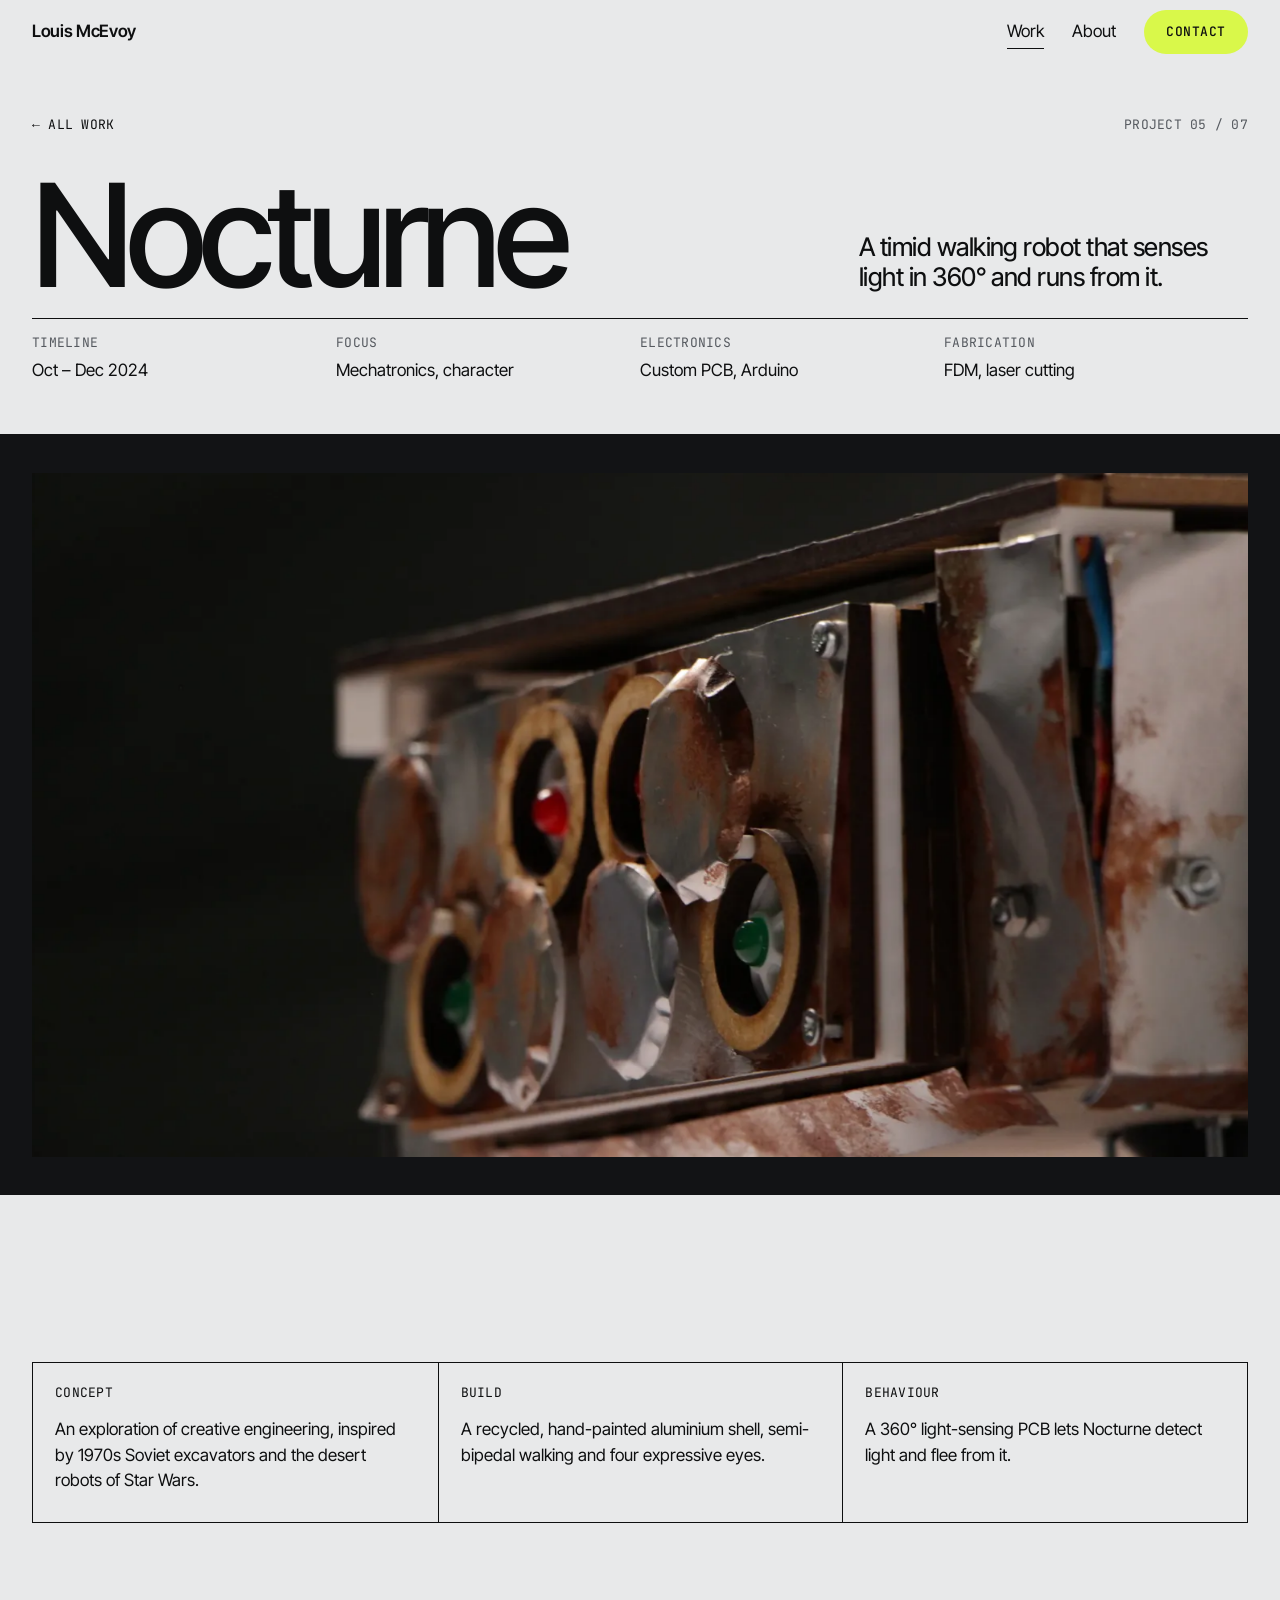
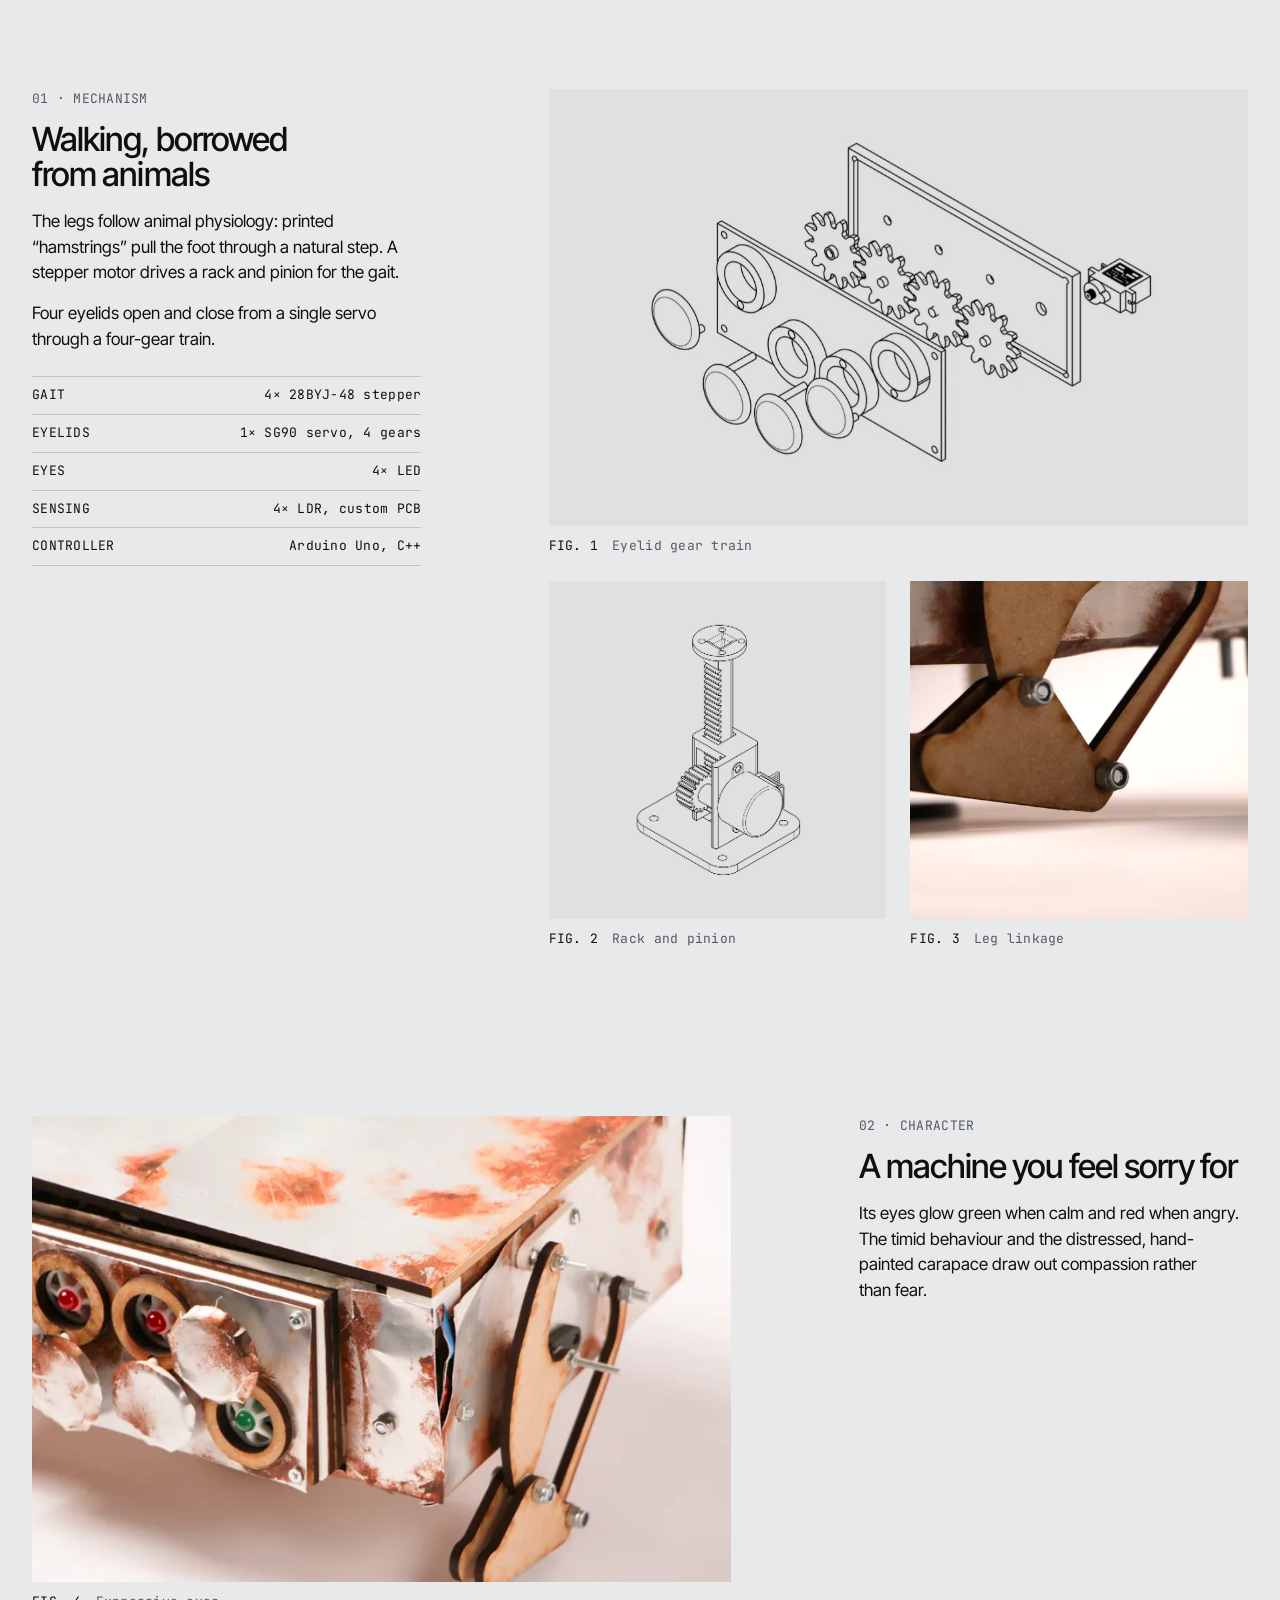
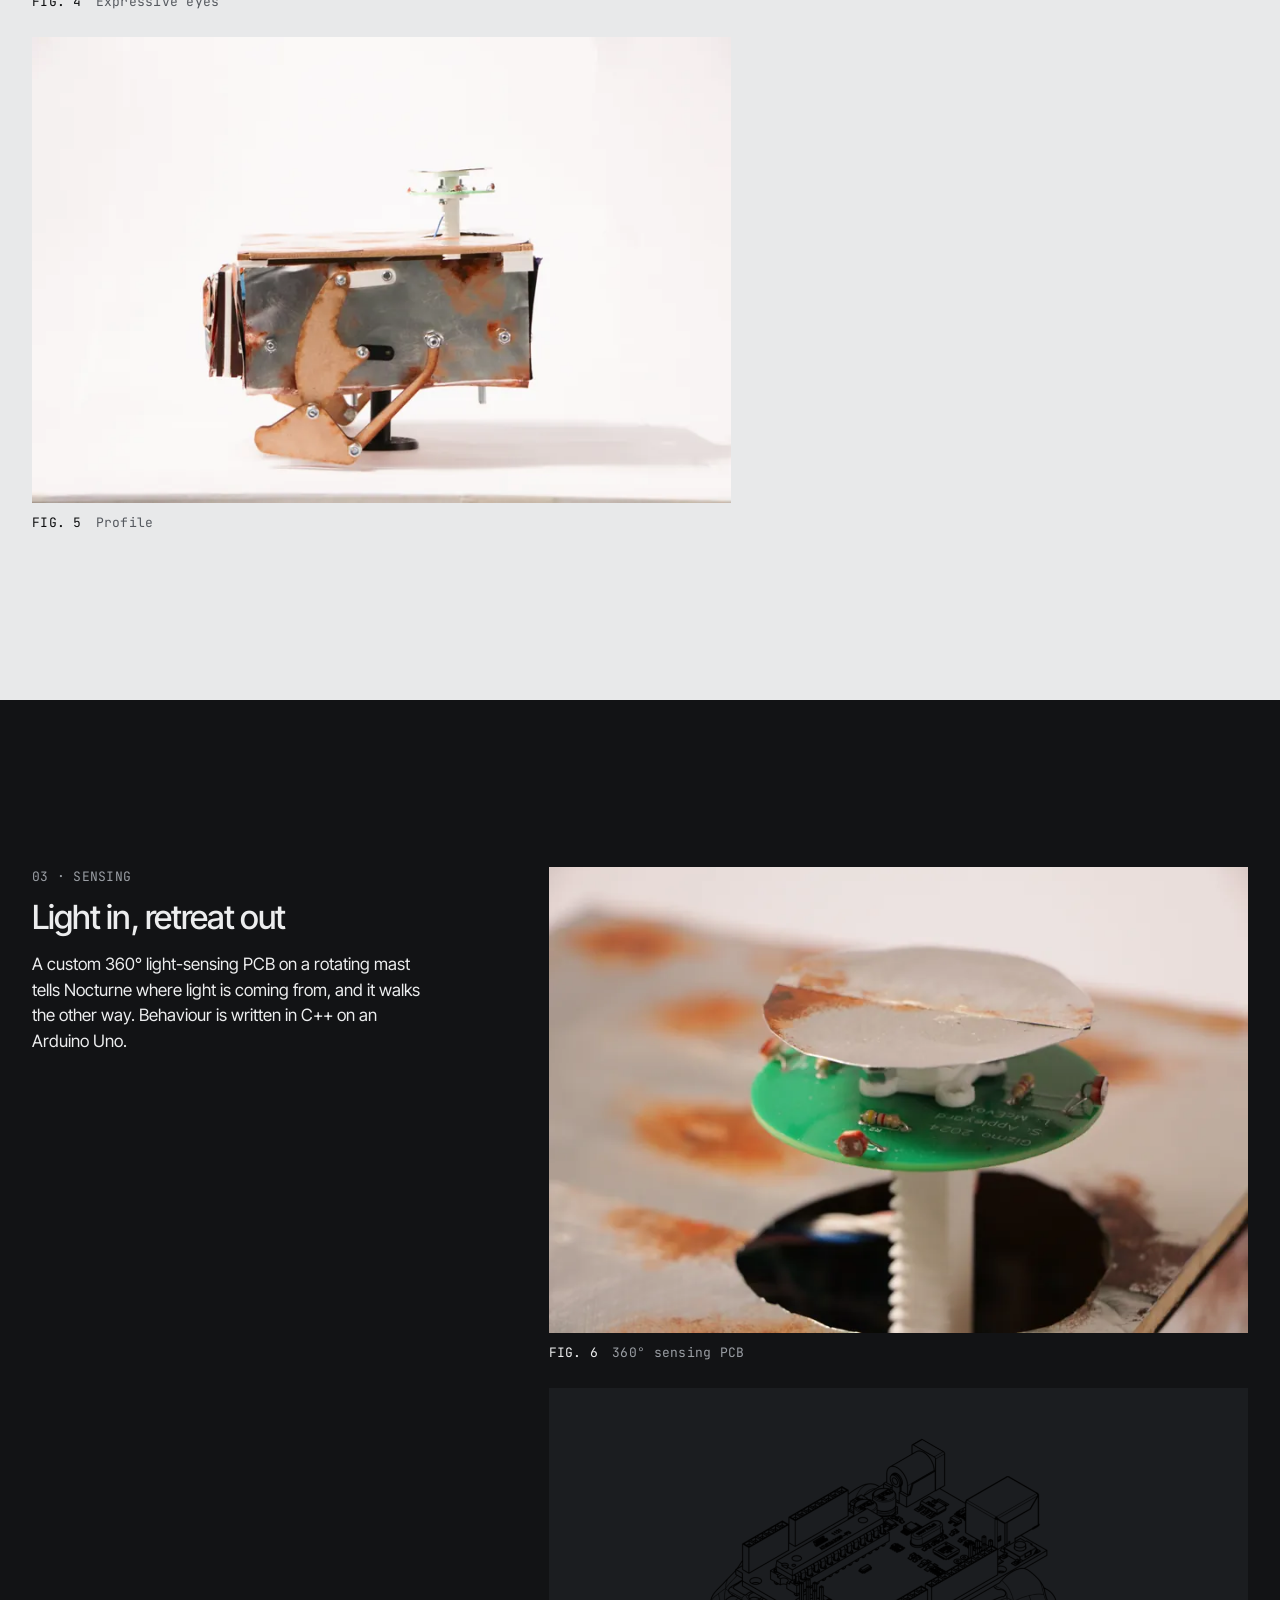
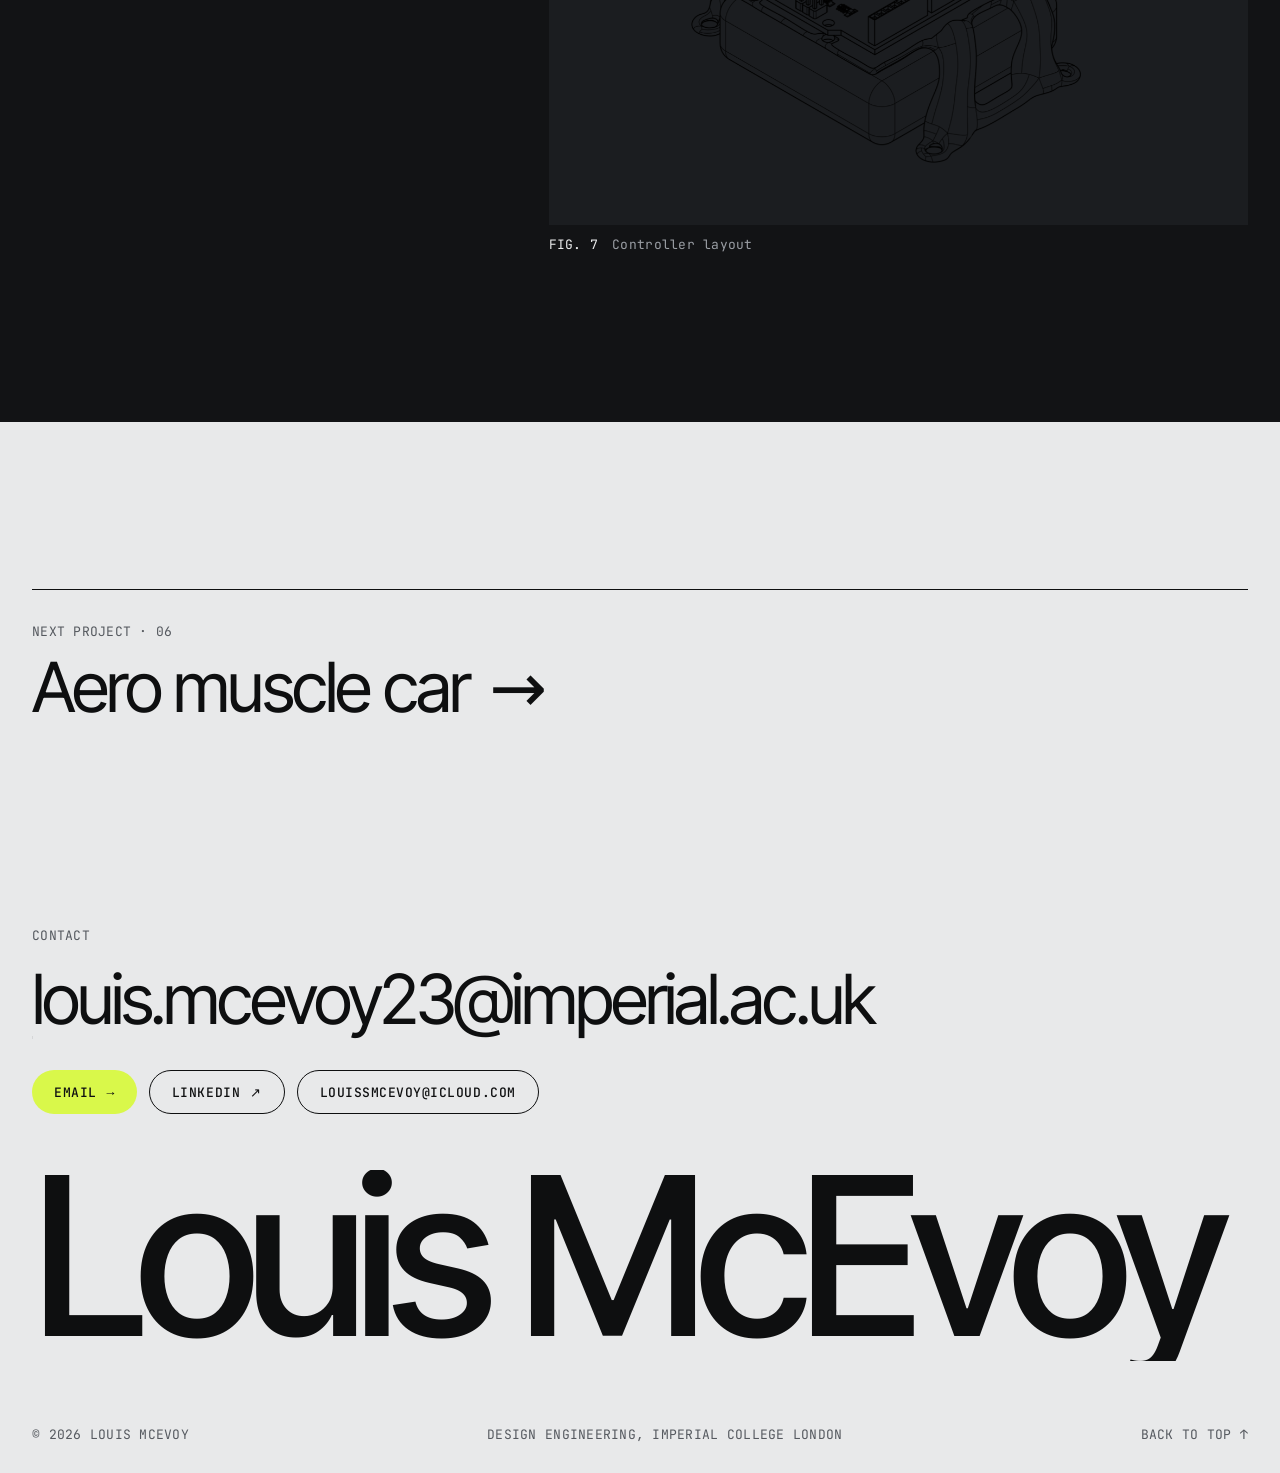
<file: work/nocturne.html>
<!doctype html>
<html lang="en-GB">
<head>
<meta charset="utf-8">
<meta name="viewport" content="width=device-width, initial-scale=1">
<title>Nocturne · Light-fearing walking robot · Louis McEvoy</title>
<meta name="description" content="A timid walking robot that senses light in 360° and runs from it.">
<meta name="theme-color" content="#e8e9ea">
<meta property="og:title" content="Nocturne · Light-fearing walking robot · Louis McEvoy">
<meta property="og:description" content="A timid walking robot that senses light in 360° and runs from it.">
<meta property="og:type" content="website">
<meta property="og:image" content="../assets/img/scope-hero-1600.webp">
<link rel="preload" href="../assets/fonts/inter-tight.woff2" as="font" type="font/woff2" crossorigin>
<link rel="icon" href="data:image/svg+xml,%3Csvg xmlns='http://www.w3.org/2000/svg' viewBox='0 0 32 32'%3E%3Crect width='32' height='32' fill='%230e0f10'/%3E%3Ctext x='16' y='22' font-family='Arial' font-weight='700' font-size='15' text-anchor='middle' fill='%23d9f84a'%3ELM%3C/text%3E%3C/svg%3E">
<link rel="stylesheet" href="../assets/site.css">
</head>
<body>
<a class="skip" href="#main">Skip to content</a>
<header class="nav"><div class="wrap nav-in">
  <a class="wordmark" href="../index.html">Louis McEvoy</a>
  <nav class="nav-links" aria-label="Primary">
    <a class="" href="../index.html#work" aria-current="page">Work</a>
    <a class="hide-sm" href="../index.html#about">About</a>
    <a class="btn" href="mailto:louis.mcevoy23@imperial.ac.uk">Contact</a>
  </nav>
</div></header>
<main id="main">

<div class="wrap cs-head">
  <div class="top spec"><a href="../index.html#work">← All work</a><span class="muted">Project 05 / 07</span></div>
  <div class="cs-title">
    <h1 class="display rv">Nocturne</h1>
    <p class="lead rv" style="--d:100ms">A timid walking robot that senses light in 360° and runs from it.</p>
  </div>
  <dl class="facts rv"><div><dt class="spec">Timeline</dt><dd>Oct – Dec 2024</dd></div><div><dt class="spec">Focus</dt><dd>Mechatronics, character</dd></div><div><dt class="spec">Electronics</dt><dd>Custom PCB, Arduino</dd></div><div><dt class="spec">Fabrication</dt><dd>FDM, laser cutting</dd></div></dl>
  
</div>
<div class="night" style="padding-block:clamp(16px,3vw,40px);margin-top:clamp(28px,4vw,56px)">
<div class="wrap cs-hero rv" style="margin-top:0"><div class="panel cover" style="aspect-ratio:16/9"><img src="../assets/img/noc-cover-1600.webp" srcset="../assets/img/noc-cover-800.webp 800w, ../assets/img/noc-cover-1600.webp 1600w, ../assets/img/noc-cover-2400.webp 2400w" sizes="100vw" width="2400" height="1600" alt="Nocturne’s four eyes in a dark studio" decoding="async" fetchpriority="high"></div></div>
</div>
<div class="wrap section"><div class="brief rv"><div><h2 class="spec">Concept</h2><p>An exploration of creative engineering, inspired by 1970s Soviet excavators and the desert robots of Star Wars.</p></div><div><h2 class="spec">Build</h2><p>A recycled, hand-painted aluminium shell, semi-bipedal walking and four expressive eyes.</p></div><div><h2 class="spec">Behaviour</h2><p>A 360° light-sensing PCB lets Nocturne detect light and flee from it.</p></div></div></div>
<div class="wrap section"><section class="chapter">
  <div class="text" data-stagger><p class="spec muted rv">01 · Mechanism</p><h2 class="h3 rv">Walking, borrowed from animals</h2><p class="rv">The legs follow animal physiology: printed “hamstrings” pull the foot through a natural step. A stepper motor drives a rack and pinion for the gait.</p><p class="rv">Four eyelids open and close from a single servo through a four-gear train.</p><ul class="specs spec rv"><li><span>Gait</span><span>4× 28BYJ-48 stepper</span></li><li><span>Eyelids</span><span>1× SG90 servo, 4 gears</span></li><li><span>Eyes</span><span>4× LED</span></li><li><span>Sensing</span><span>4× LDR, custom PCB</span></li><li><span>Controller</span><span>Arduino Uno, C++</span></li></ul></div>
  <div class="vis figures" data-stagger><figure class="f rv wide"><div class="panel pad multiply" style="aspect-ratio:16/10"><img src="../assets/img/noc-gears-1600.webp" srcset="../assets/img/noc-gears-800.webp 800w, ../assets/img/noc-gears-1600.webp 1600w" sizes="(max-width: 900px) 100vw, 58vw" width="1600" height="1077" alt="Exploded drawing of the four-gear eyelid train" decoding="async" loading="lazy"></div><figcaption class="cap spec"><b>Fig. 1</b><span>Eyelid gear train</span></figcaption></figure><figure class="f rv "><div class="panel pad multiply" style="aspect-ratio:1/1"><img src="../assets/img/noc-rack-800.webp" srcset="../assets/img/noc-rack-800.webp 800w" sizes="(max-width: 900px) 50vw, 29vw" width="800" height="1140" alt="Drawing of the rack and pinion drive" decoding="async" loading="lazy"></div><figcaption class="cap spec"><b>Fig. 2</b><span>Rack and pinion</span></figcaption></figure><figure class="f rv "><div class="panel cover" style="aspect-ratio:1/1"><img src="../assets/img/noc-leg-1600.webp" srcset="../assets/img/noc-leg-800.webp 800w, ../assets/img/noc-leg-1600.webp 1600w, ../assets/img/noc-leg-2400.webp 2400w" sizes="(max-width: 900px) 50vw, 29vw" width="2400" height="1600" alt="Close-up of the leg linkage" decoding="async" loading="lazy"></div><figcaption class="cap spec"><b>Fig. 3</b><span>Leg linkage</span></figcaption></figure></div>
</section></div><div class="wrap section"><section class="chapter flip">
  <div class="text" data-stagger><p class="spec muted rv">02 · Character</p><h2 class="h3 rv">A machine you feel sorry for</h2><p class="rv">Its eyes glow green when calm and red when angry. The timid behaviour and the distressed, hand-painted carapace draw out compassion rather than fear.</p></div>
  <div class="vis figures" data-stagger><figure class="f rv wide"><div class="panel cover" style="aspect-ratio:3/2"><img src="../assets/img/noc-eyes-1600.webp" srcset="../assets/img/noc-eyes-800.webp 800w, ../assets/img/noc-eyes-1600.webp 1600w, ../assets/img/noc-eyes-2400.webp 2400w" sizes="(max-width: 900px) 100vw, 58vw" width="2400" height="1600" alt="Close-up of the four glowing eyes" decoding="async" loading="lazy"></div><figcaption class="cap spec"><b>Fig. 4</b><span>Expressive eyes</span></figcaption></figure><figure class="f rv wide"><div class="panel cover" style="aspect-ratio:3/2"><img src="../assets/img/noc-side-1600.webp" srcset="../assets/img/noc-side-800.webp 800w, ../assets/img/noc-side-1600.webp 1600w, ../assets/img/noc-side-2400.webp 2400w" sizes="(max-width: 900px) 100vw, 58vw" width="2400" height="1600" alt="Nocturne in profile" decoding="async" loading="lazy"></div><figcaption class="cap spec"><b>Fig. 5</b><span>Profile</span></figcaption></figure></div>
</section></div><div class="night night-block"><div class="wrap"><section class="chapter">
  <div class="text" data-stagger><p class="spec muted rv">03 · Sensing</p><h2 class="h3 rv">Light in, retreat out</h2><p class="rv">A custom 360° light-sensing PCB on a rotating mast tells Nocturne where light is coming from, and it walks the other way. Behaviour is written in C++ on an Arduino Uno.</p></div>
  <div class="vis figures" data-stagger><figure class="f rv wide"><div class="panel cover" style="aspect-ratio:3/2"><img src="../assets/img/noc-pcb-1600.webp" srcset="../assets/img/noc-pcb-800.webp 800w, ../assets/img/noc-pcb-1600.webp 1600w, ../assets/img/noc-pcb-2400.webp 2400w" sizes="(max-width: 900px) 100vw, 58vw" width="2400" height="1600" alt="Light-sensing PCB on top of the rack" decoding="async" loading="lazy"></div><figcaption class="cap spec"><b>Fig. 6</b><span>360° sensing PCB</span></figcaption></figure><figure class="f rv wide"><div class="panel pad multiply" style="aspect-ratio:16/10"><img src="../assets/img/noc-arduino-1600.webp" srcset="../assets/img/noc-arduino-800.webp 800w, ../assets/img/noc-arduino-1600.webp 1600w" sizes="(max-width: 900px) 100vw, 58vw" width="1600" height="1327" alt="Drawing of the Arduino and wiring layout" decoding="async" loading="lazy"></div><figcaption class="cap spec"><b>Fig. 7</b><span>Controller layout</span></figcaption></figure></div>
</section></div></div>
<div class="wrap"><a class="next" href="aero.html"><span class="spec muted">Next project · 06</span><span class="h2">Aero muscle car <span class="arrow" aria-hidden="true">→</span></span></a></div>
</main>
<footer class="wrap" id="contact">
  <section class="contact" aria-labelledby="contact-h">
    <h2 id="contact-h" class="spec muted">Contact</h2>
    <p style="margin-top:18px"><a class="mail" href="mailto:louis.mcevoy23@imperial.ac.uk">louis.mcevoy23<wbr>@imperial.ac.uk</a></p>
    <div class="links">
      <a class="btn" href="mailto:louis.mcevoy23@imperial.ac.uk">Email <span class="arrow" aria-hidden="true">→</span></a>
      <a class="btn ghost" href="https://www.linkedin.com/in/louis-mcevoy-3b7aa0287/" rel="noopener">LinkedIn <span class="arrow" aria-hidden="true">↗</span></a>
      <a class="btn ghost" href="mailto:louissmcevoy@icloud.com">louissmcevoy@icloud.com</a>
    </div>
  </section>
  <p class="bigname" aria-hidden="true">Louis McEvoy</p>
  <div class="foot spec muted"><span>© 2026 Louis McEvoy</span><span>Design Engineering, Imperial College London</span><a href="#main">Back to top ↑</a></div>
</footer>
<script src="../assets/site.js" defer></script>
</body>
</html>
</file>
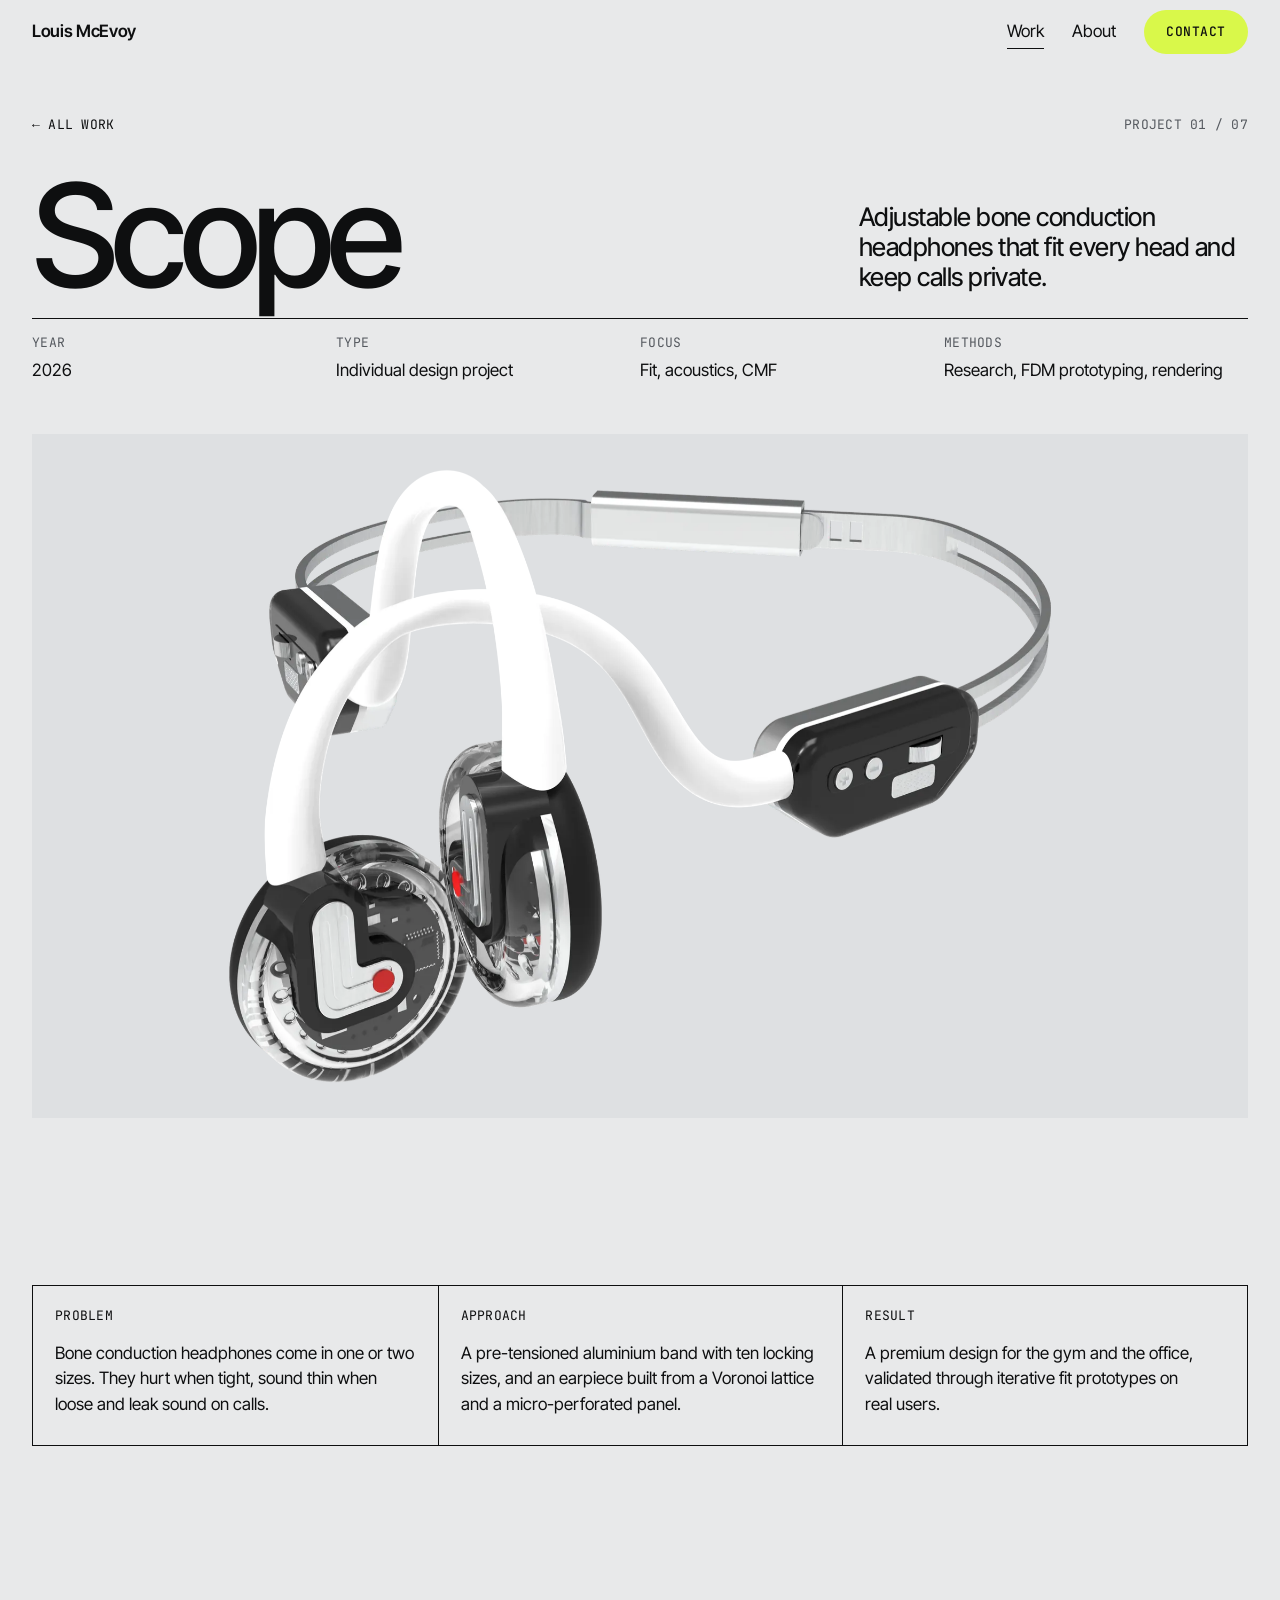
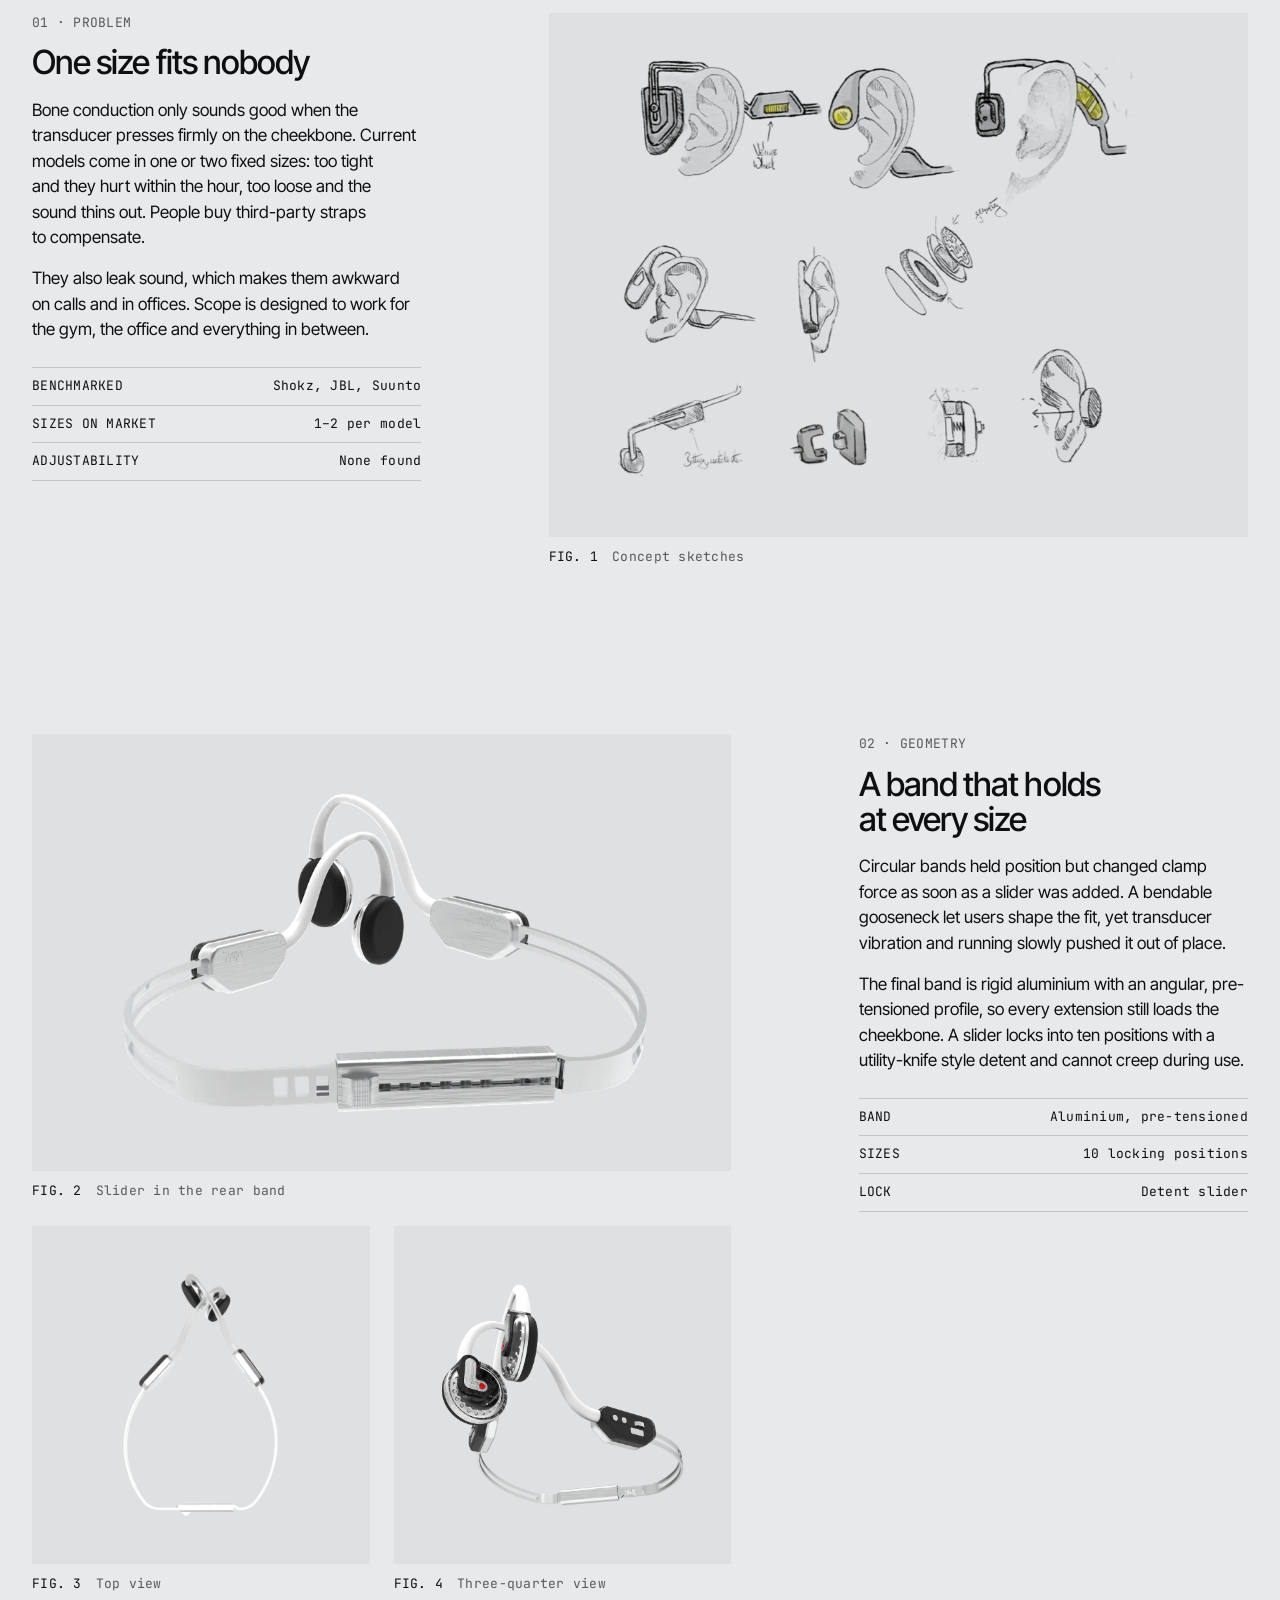
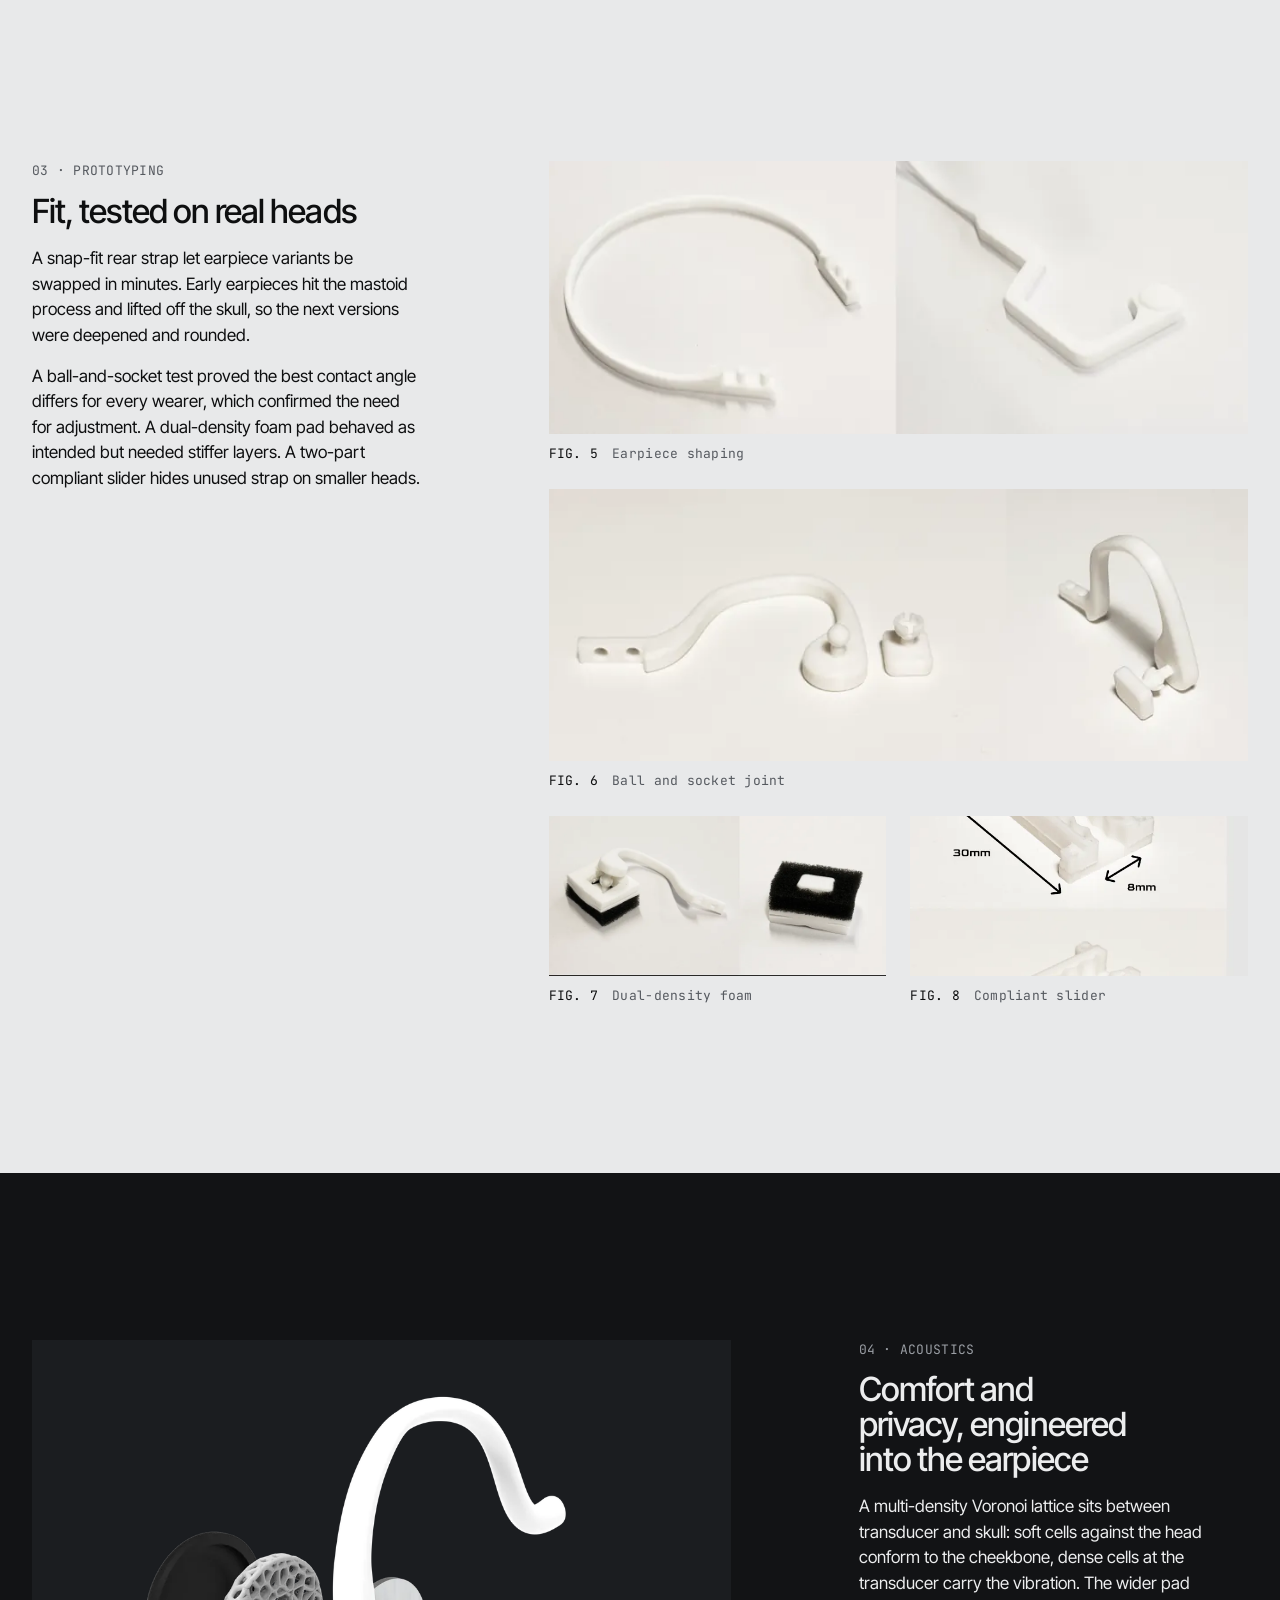
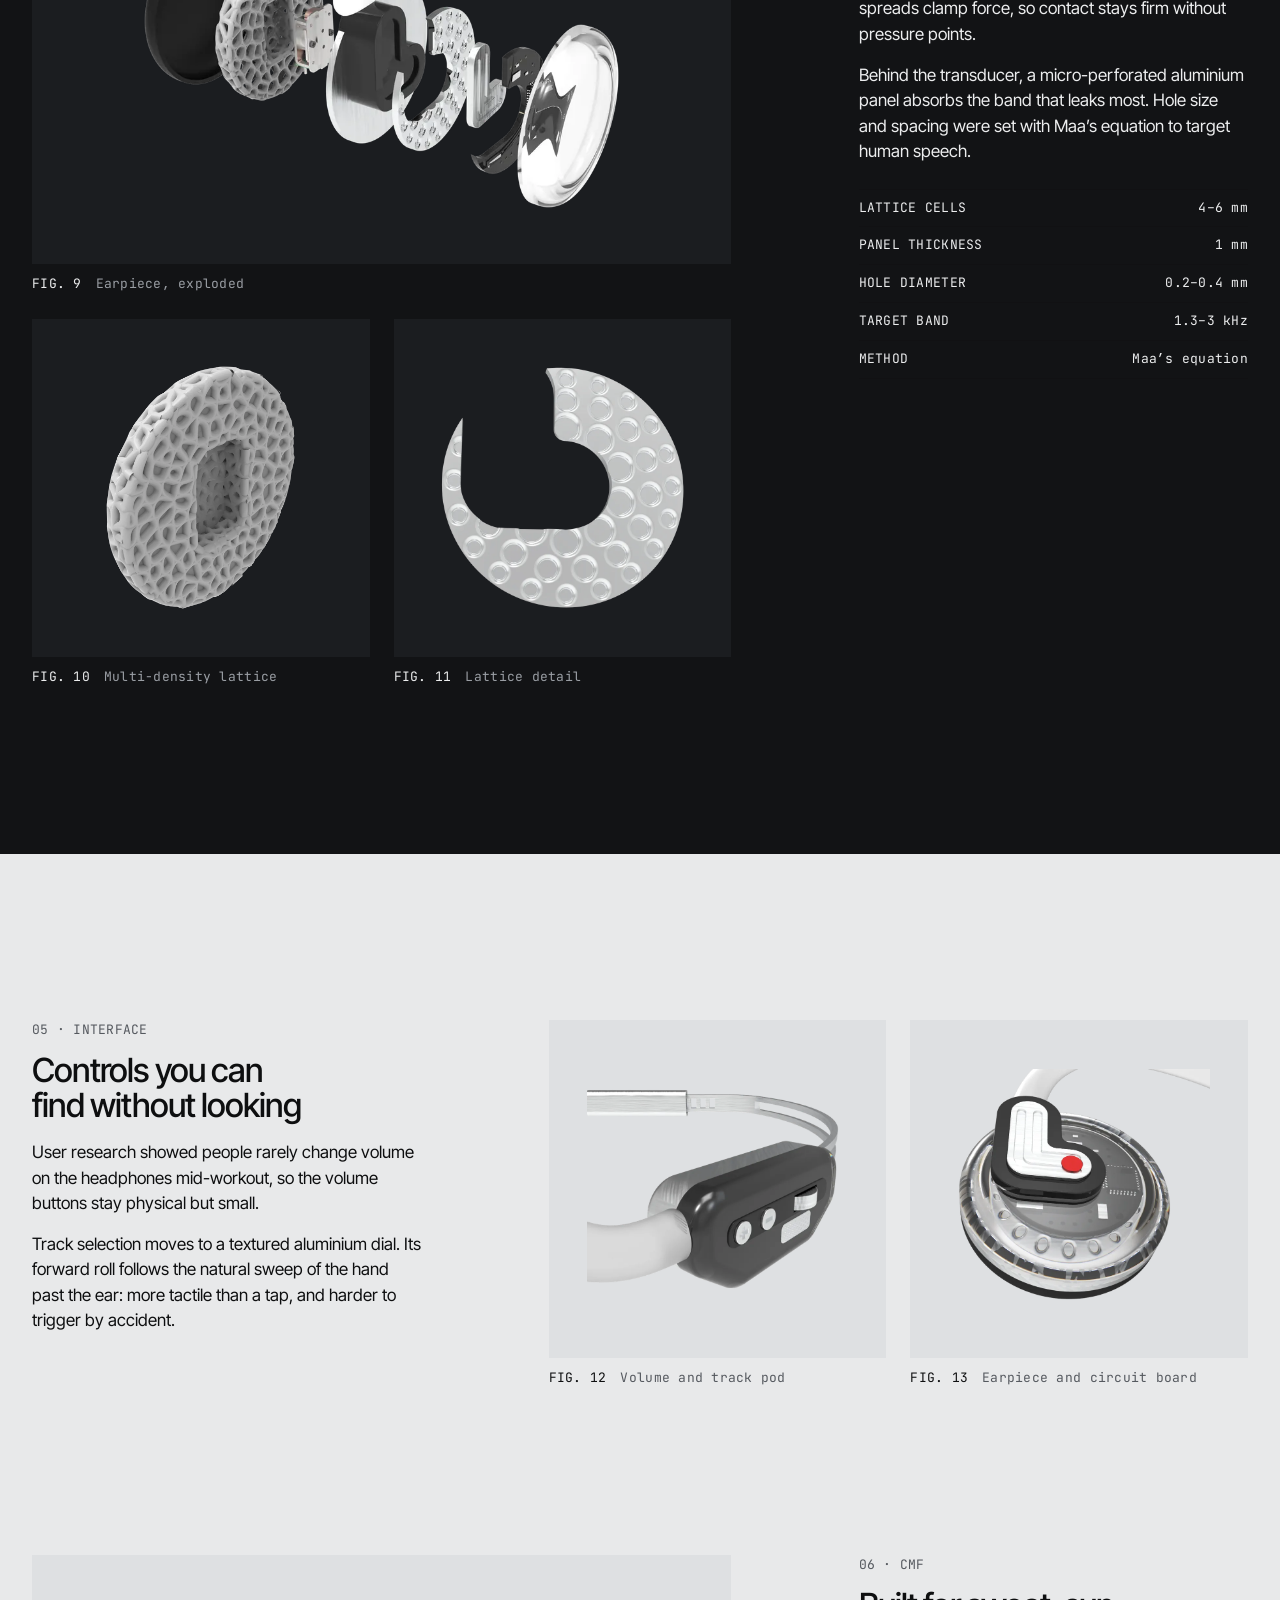
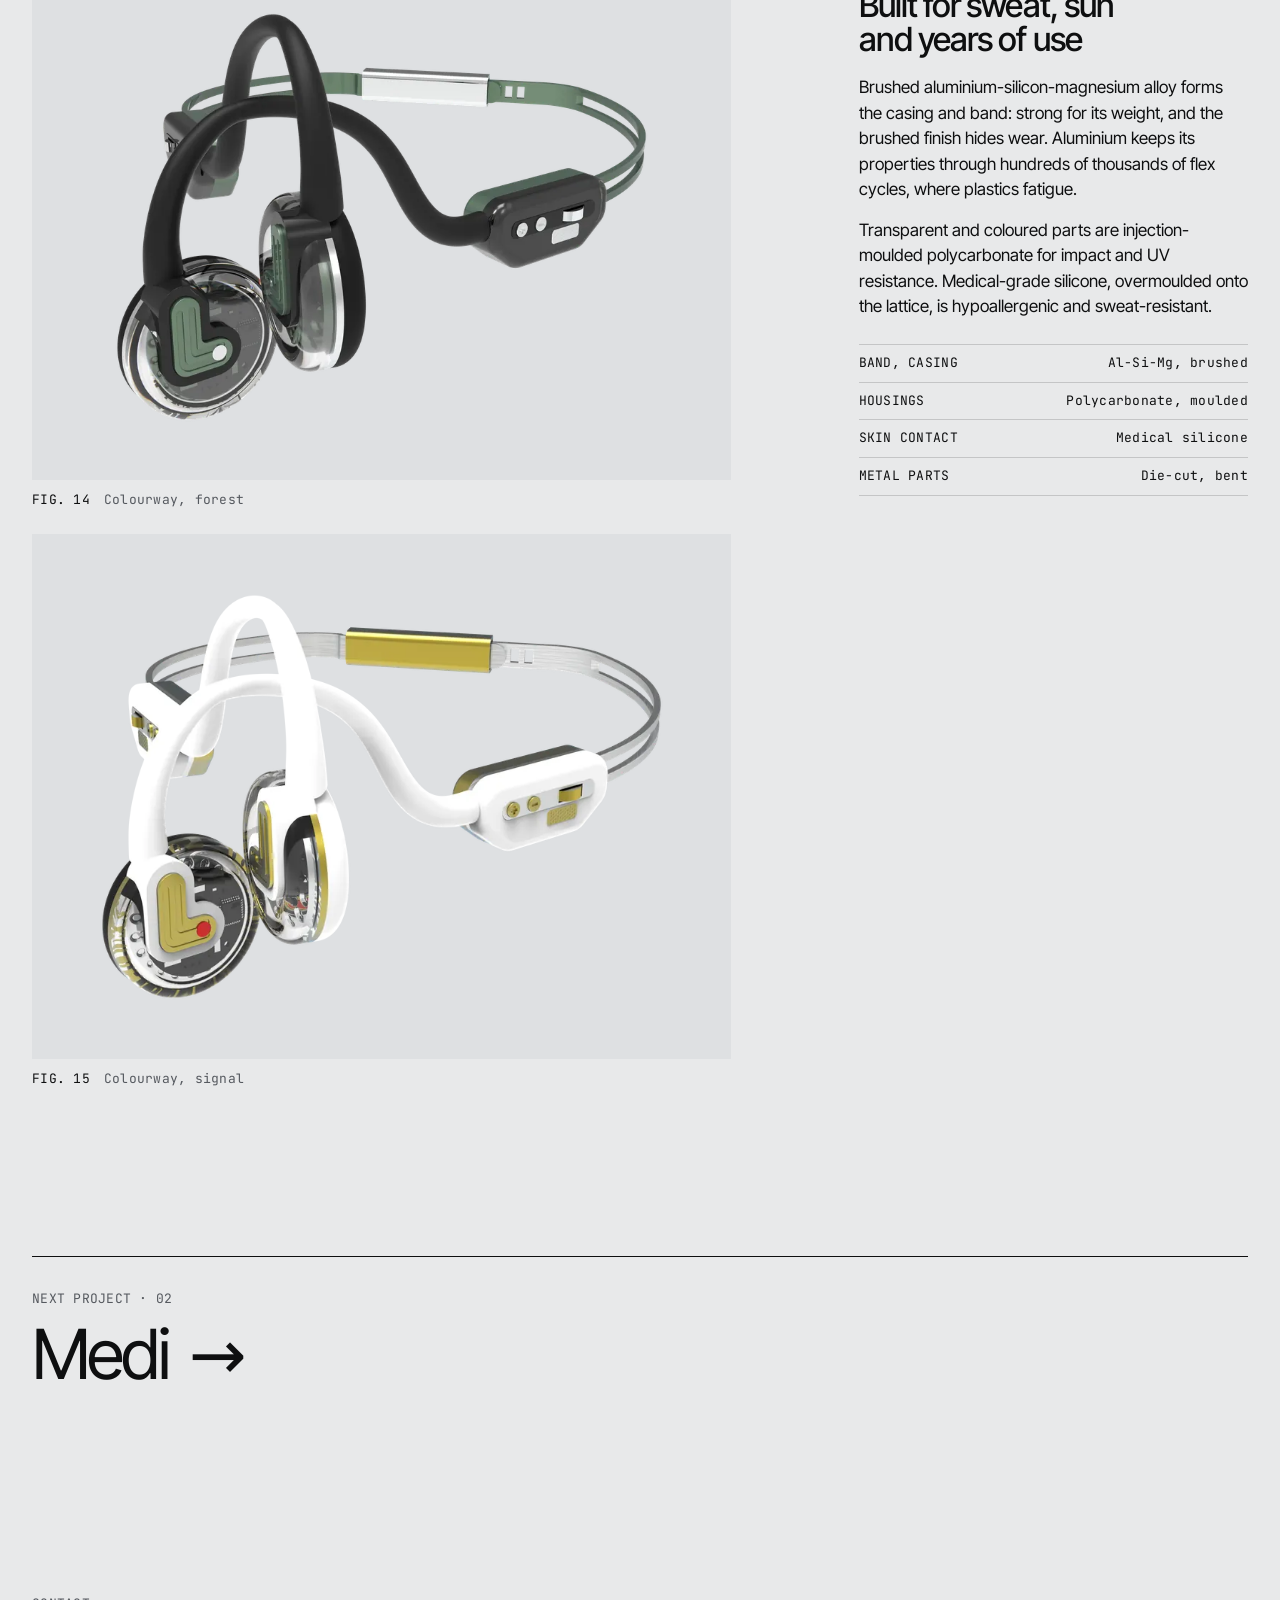
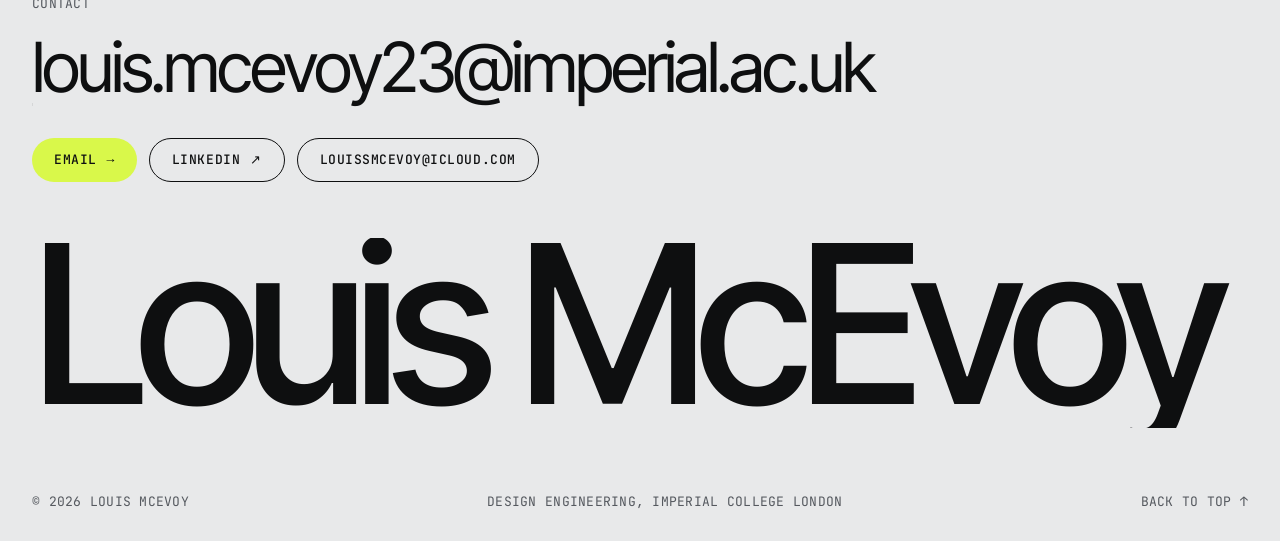
<file: work/scope.html>
<!doctype html>
<html lang="en-GB">
<head>
<meta charset="utf-8">
<meta name="viewport" content="width=device-width, initial-scale=1">
<title>Scope · Bone conduction headphones · Louis McEvoy</title>
<meta name="description" content="Adjustable bone conduction headphones that fit every head and keep calls private.">
<meta name="theme-color" content="#e8e9ea">
<meta property="og:title" content="Scope · Bone conduction headphones · Louis McEvoy">
<meta property="og:description" content="Adjustable bone conduction headphones that fit every head and keep calls private.">
<meta property="og:type" content="website">
<meta property="og:image" content="../assets/img/scope-hero-1600.webp">
<link rel="preload" href="../assets/fonts/inter-tight.woff2" as="font" type="font/woff2" crossorigin>
<link rel="icon" href="data:image/svg+xml,%3Csvg xmlns='http://www.w3.org/2000/svg' viewBox='0 0 32 32'%3E%3Crect width='32' height='32' fill='%230e0f10'/%3E%3Ctext x='16' y='22' font-family='Arial' font-weight='700' font-size='15' text-anchor='middle' fill='%23d9f84a'%3ELM%3C/text%3E%3C/svg%3E">
<link rel="stylesheet" href="../assets/site.css">
</head>
<body>
<a class="skip" href="#main">Skip to content</a>
<header class="nav"><div class="wrap nav-in">
  <a class="wordmark" href="../index.html">Louis McEvoy</a>
  <nav class="nav-links" aria-label="Primary">
    <a class="" href="../index.html#work" aria-current="page">Work</a>
    <a class="hide-sm" href="../index.html#about">About</a>
    <a class="btn" href="mailto:louis.mcevoy23@imperial.ac.uk">Contact</a>
  </nav>
</div></header>
<main id="main">

<div class="wrap cs-head">
  <div class="top spec"><a href="../index.html#work">← All work</a><span class="muted">Project 01 / 07</span></div>
  <div class="cs-title">
    <h1 class="display rv">Scope</h1>
    <p class="lead rv" style="--d:100ms">Adjustable bone conduction headphones that fit every head and keep calls private.</p>
  </div>
  <dl class="facts rv"><div><dt class="spec">Year</dt><dd>2026</dd></div><div><dt class="spec">Type</dt><dd>Individual design project</dd></div><div><dt class="spec">Focus</dt><dd>Fit, acoustics, CMF</dd></div><div><dt class="spec">Methods</dt><dd>Research, FDM prototyping, rendering</dd></div></dl>
  
</div>
<div class="" style="">
<div class="wrap cs-hero rv" style=""><div class="panel pad" style="aspect-ratio:16/9"><img src="../assets/img/scope-hero-1600.webp" srcset="../assets/img/scope-hero-800.webp 800w, ../assets/img/scope-hero-1600.webp 1600w, ../assets/img/scope-hero-2400.webp 2400w" sizes="100vw" width="2400" height="1806" alt="Scope bone conduction headphones" decoding="async" fetchpriority="high"></div></div>
</div>
<div class="wrap section"><div class="brief rv"><div><h2 class="spec">Problem</h2><p>Bone conduction headphones come in one or two sizes. They hurt when tight, sound thin when loose and leak sound on calls.</p></div><div><h2 class="spec">Approach</h2><p>A pre-tensioned aluminium band with ten locking sizes, and an earpiece built from a Voronoi lattice and a micro-perforated panel.</p></div><div><h2 class="spec">Result</h2><p>A premium design for the gym and the office, validated through iterative fit prototypes on real users.</p></div></div></div>
<div class="wrap section"><section class="chapter">
  <div class="text" data-stagger><p class="spec muted rv">01 · Problem</p><h2 class="h3 rv">One size fits nobody</h2><p class="rv">Bone conduction only sounds good when the transducer presses firmly on the cheekbone. Current models come in one or two fixed sizes: too tight and they hurt within the hour, too loose and the sound thins out. People buy third-party straps to compensate.</p><p class="rv">They also leak sound, which makes them awkward on calls and in offices. Scope is designed to work for the gym, the office and everything in between.</p><ul class="specs spec rv"><li><span>Benchmarked</span><span>Shokz, JBL, Suunto</span></li><li><span>Sizes on market</span><span>1–2 per model</span></li><li><span>Adjustability</span><span>None found</span></li></ul></div>
  <div class="vis figures" data-stagger><figure class="f rv wide"><div class="panel pad multiply" style="aspect-ratio:4/3"><img src="../assets/img/scope-sketch-800.webp" srcset="../assets/img/scope-sketch-800.webp 800w" sizes="(max-width: 900px) 100vw, 58vw" width="800" height="623" alt="Pages of concept sketches exploring earpiece forms around the ear" decoding="async" loading="lazy"></div><figcaption class="cap spec"><b>Fig. 1</b><span>Concept sketches</span></figcaption></figure></div>
</section></div><div class="wrap section"><section class="chapter flip">
  <div class="text" data-stagger><p class="spec muted rv">02 · Geometry</p><h2 class="h3 rv">A band that holds at every size</h2><p class="rv">Circular bands held position but changed clamp force as soon as a slider was added. A bendable gooseneck let users shape the fit, yet transducer vibration and running slowly pushed it out of place.</p><p class="rv">The final band is rigid aluminium with an angular, pre-tensioned profile, so every extension still loads the cheekbone. A slider locks into ten positions with a utility-knife style detent and cannot creep during use.</p><ul class="specs spec rv"><li><span>Band</span><span>Aluminium, pre-tensioned</span></li><li><span>Sizes</span><span>10 locking positions</span></li><li><span>Lock</span><span>Detent slider</span></li></ul></div>
  <div class="vis figures" data-stagger><figure class="f rv wide"><div class="panel pad" style="aspect-ratio:16/10"><img src="../assets/img/scope-front-1600.webp" srcset="../assets/img/scope-front-800.webp 800w, ../assets/img/scope-front-1600.webp 1600w, ../assets/img/scope-front-2400.webp 2400w" sizes="(max-width: 900px) 100vw, 58vw" width="2400" height="1548" alt="Scope from the front, showing the aluminium slider in the headband" decoding="async" loading="lazy"></div><figcaption class="cap spec"><b>Fig. 2</b><span>Slider in the rear band</span></figcaption></figure><figure class="f rv "><div class="panel pad" style="aspect-ratio:1/1"><img src="../assets/img/scope-top-800.webp" srcset="../assets/img/scope-top-800.webp 800w" sizes="(max-width: 900px) 50vw, 29vw" width="800" height="1207" alt="Scope seen from above" decoding="async" loading="lazy"></div><figcaption class="cap spec"><b>Fig. 3</b><span>Top view</span></figcaption></figure><figure class="f rv "><div class="panel pad" style="aspect-ratio:1/1"><img src="../assets/img/scope-34-1600.webp" srcset="../assets/img/scope-34-800.webp 800w, ../assets/img/scope-34-1600.webp 1600w, ../assets/img/scope-34-2400.webp 2400w" sizes="(max-width: 900px) 50vw, 29vw" width="2400" height="2210" alt="Scope three-quarter view" decoding="async" loading="lazy"></div><figcaption class="cap spec"><b>Fig. 4</b><span>Three-quarter view</span></figcaption></figure></div>
</section></div><div class="wrap section"><section class="chapter">
  <div class="text" data-stagger><p class="spec muted rv">03 · Prototyping</p><h2 class="h3 rv">Fit, tested on real heads</h2><p class="rv">A snap-fit rear strap let earpiece variants be swapped in minutes. Early earpieces hit the mastoid process and lifted off the skull, so the next versions were deepened and rounded.</p><p class="rv">A ball-and-socket test proved the best contact angle differs for every wearer, which confirmed the need for adjustment. A dual-density foam pad behaved as intended but needed stiffer layers. A two-part compliant slider hides unused strap on smaller heads.</p></div>
  <div class="vis figures" data-stagger><figure class="f rv wide"><div class="panel cover" style="aspect-ratio:947/370"><img src="../assets/img/scope-proto-shape-800.webp" srcset="../assets/img/scope-proto-shape-800.webp 800w" sizes="(max-width: 900px) 100vw, 58vw" width="800" height="305" alt="Two 3D printed earpiece shaping prototypes" decoding="async" loading="lazy"></div><figcaption class="cap spec"><b>Fig. 5</b><span>Earpiece shaping</span></figcaption></figure><figure class="f rv wide"><div class="panel cover" style="aspect-ratio:947/369"><img src="../assets/img/scope-proto-ball-800.webp" srcset="../assets/img/scope-proto-ball-800.webp 800w" sizes="(max-width: 900px) 100vw, 58vw" width="800" height="303" alt="Ball and socket earpiece joint prototype" decoding="async" loading="lazy"></div><figcaption class="cap spec"><b>Fig. 6</b><span>Ball and socket joint</span></figcaption></figure><figure class="f rv "><div class="panel cover" style="aspect-ratio:877/415"><img src="../assets/img/scope-proto-foam-800.webp" srcset="../assets/img/scope-proto-foam-800.webp 800w" sizes="(max-width: 900px) 50vw, 29vw" width="800" height="372" alt="Dual-density foam earpad prototype" decoding="async" loading="lazy"></div><figcaption class="cap spec"><b>Fig. 7</b><span>Dual-density foam</span></figcaption></figure><figure class="f rv "><div class="panel cover" style="aspect-ratio:877/415"><img src="../assets/img/scope-proto-slider-585.webp" srcset="../assets/img/scope-proto-slider-585.webp 585w" sizes="(max-width: 900px) 50vw, 29vw" width="585" height="651" alt="Two-part compliant strap slider, 30 by 8 mm" decoding="async" loading="lazy"></div><figcaption class="cap spec"><b>Fig. 8</b><span>Compliant slider</span></figcaption></figure></div>
</section></div><div class="night night-block"><div class="wrap"><section class="chapter flip">
  <div class="text" data-stagger><p class="spec muted rv">04 · Acoustics</p><h2 class="h3 rv">Comfort and privacy, engineered into the earpiece</h2><p class="rv">A multi-density Voronoi lattice sits between transducer and skull: soft cells against the head conform to the cheekbone, dense cells at the transducer carry the vibration. The wider pad spreads clamp force, so contact stays firm without pressure points.</p><p class="rv">Behind the transducer, a micro-perforated aluminium panel absorbs the band that leaks most. Hole size and spacing were set with Maa’s equation to target human speech.</p><ul class="specs spec rv"><li><span>Lattice cells</span><span>4–6 mm</span></li><li><span>Panel thickness</span><span>1 mm</span></li><li><span>Hole diameter</span><span>0.2–0.4 mm</span></li><li><span>Target band</span><span>1.3–3 kHz</span></li><li><span>Method</span><span>Maa’s equation</span></li></ul></div>
  <div class="vis figures" data-stagger><figure class="f rv wide"><div class="panel pad" style="aspect-ratio:4/3"><img src="../assets/img/scope-exploded-1600.webp" srcset="../assets/img/scope-exploded-800.webp 800w, ../assets/img/scope-exploded-1600.webp 1600w, ../assets/img/scope-exploded-2400.webp 2400w" sizes="(max-width: 900px) 100vw, 58vw" width="2400" height="2103" alt="Exploded earpiece: lattice pad, perforated panel, transducer and housing" decoding="async" loading="lazy"></div><figcaption class="cap spec"><b>Fig. 9</b><span>Earpiece, exploded</span></figcaption></figure><figure class="f rv "><div class="panel pad" style="aspect-ratio:1/1"><img src="../assets/img/scope-lattice-1600.webp" srcset="../assets/img/scope-lattice-800.webp 800w, ../assets/img/scope-lattice-1600.webp 1600w" sizes="(max-width: 900px) 50vw, 29vw" width="1600" height="2015" alt="Voronoi lattice pad" decoding="async" loading="lazy"></div><figcaption class="cap spec"><b>Fig. 10</b><span>Multi-density lattice</span></figcaption></figure><figure class="f rv "><div class="panel pad" style="aspect-ratio:1/1"><img src="../assets/img/scope-lattice-c-1600.webp" srcset="../assets/img/scope-lattice-c-800.webp 800w, ../assets/img/scope-lattice-c-1600.webp 1600w" sizes="(max-width: 900px) 50vw, 29vw" width="1600" height="1589" alt="Perforated lattice around the transducer" decoding="async" loading="lazy"></div><figcaption class="cap spec"><b>Fig. 11</b><span>Lattice detail</span></figcaption></figure></div>
</section></div></div><div class="wrap section"><section class="chapter">
  <div class="text" data-stagger><p class="spec muted rv">05 · Interface</p><h2 class="h3 rv">Controls you can find without looking</h2><p class="rv">User research showed people rarely change volume on the headphones mid-workout, so the volume buttons stay physical but small.</p><p class="rv">Track selection moves to a textured aluminium dial. Its forward roll follows the natural sweep of the hand past the ear: more tactile than a tap, and harder to trigger by accident.</p></div>
  <div class="vis figures" data-stagger><figure class="f rv "><div class="panel pad" style="aspect-ratio:1/1"><img src="../assets/img/scope-pod-800.webp" srcset="../assets/img/scope-pod-800.webp 800w" sizes="(max-width: 900px) 50vw, 29vw" width="800" height="668" alt="Control pod with two buttons and a ribbed dial" decoding="async" loading="lazy"></div><figcaption class="cap spec"><b>Fig. 12</b><span>Volume and track pod</span></figcaption></figure><figure class="f rv "><div class="panel pad" style="aspect-ratio:1/1"><img src="../assets/img/scope-ear-800.webp" srcset="../assets/img/scope-ear-800.webp 800w" sizes="(max-width: 900px) 50vw, 29vw" width="800" height="737" alt="Transparent earpiece housing with the signature button" decoding="async" loading="lazy"></div><figcaption class="cap spec"><b>Fig. 13</b><span>Earpiece and circuit board</span></figcaption></figure></div>
</section></div><div class="wrap section"><section class="chapter flip">
  <div class="text" data-stagger><p class="spec muted rv">06 · CMF</p><h2 class="h3 rv">Built for sweat, sun and years of use</h2><p class="rv">Brushed aluminium-silicon-magnesium alloy forms the casing and band: strong for its weight, and the brushed finish hides wear. Aluminium keeps its properties through hundreds of thousands of flex cycles, where plastics fatigue.</p><p class="rv">Transparent and coloured parts are injection-moulded polycarbonate for impact and UV resistance. Medical-grade silicone, overmoulded onto the lattice, is hypoallergenic and sweat-resistant.</p><ul class="specs spec rv"><li><span>Band, casing</span><span>Al-Si-Mg, brushed</span></li><li><span>Housings</span><span>Polycarbonate, moulded</span></li><li><span>Skin contact</span><span>Medical silicone</span></li><li><span>Metal parts</span><span>Die-cut, bent</span></li></ul></div>
  <div class="vis figures" data-stagger><figure class="f rv wide"><div class="panel pad" style="aspect-ratio:4/3"><img src="../assets/img/scope-green-1600.webp" srcset="../assets/img/scope-green-800.webp 800w, ../assets/img/scope-green-1600.webp 1600w, ../assets/img/scope-green-2400.webp 2400w" sizes="(max-width: 900px) 100vw, 58vw" width="2400" height="1881" alt="Scope in a dark green colourway" decoding="async" loading="lazy"></div><figcaption class="cap spec"><b>Fig. 14</b><span>Colourway, forest</span></figcaption></figure><figure class="f rv wide"><div class="panel pad" style="aspect-ratio:4/3"><img src="../assets/img/scope-yellow-1600.webp" srcset="../assets/img/scope-yellow-800.webp 800w, ../assets/img/scope-yellow-1600.webp 1600w, ../assets/img/scope-yellow-2400.webp 2400w" sizes="(max-width: 900px) 100vw, 58vw" width="2400" height="1783" alt="Scope in a white and yellow colourway" decoding="async" loading="lazy"></div><figcaption class="cap spec"><b>Fig. 15</b><span>Colourway, signal</span></figcaption></figure></div>
</section></div>
<div class="wrap"><a class="next" href="medi.html"><span class="spec muted">Next project · 02</span><span class="h2">Medi <span class="arrow" aria-hidden="true">→</span></span></a></div>
</main>
<footer class="wrap" id="contact">
  <section class="contact" aria-labelledby="contact-h">
    <h2 id="contact-h" class="spec muted">Contact</h2>
    <p style="margin-top:18px"><a class="mail" href="mailto:louis.mcevoy23@imperial.ac.uk">louis.mcevoy23<wbr>@imperial.ac.uk</a></p>
    <div class="links">
      <a class="btn" href="mailto:louis.mcevoy23@imperial.ac.uk">Email <span class="arrow" aria-hidden="true">→</span></a>
      <a class="btn ghost" href="https://www.linkedin.com/in/louis-mcevoy-3b7aa0287/" rel="noopener">LinkedIn <span class="arrow" aria-hidden="true">↗</span></a>
      <a class="btn ghost" href="mailto:louissmcevoy@icloud.com">louissmcevoy@icloud.com</a>
    </div>
  </section>
  <p class="bigname" aria-hidden="true">Louis McEvoy</p>
  <div class="foot spec muted"><span>© 2026 Louis McEvoy</span><span>Design Engineering, Imperial College London</span><a href="#main">Back to top ↑</a></div>
</footer>
<script src="../assets/site.js" defer></script>
</body>
</html>
</file>
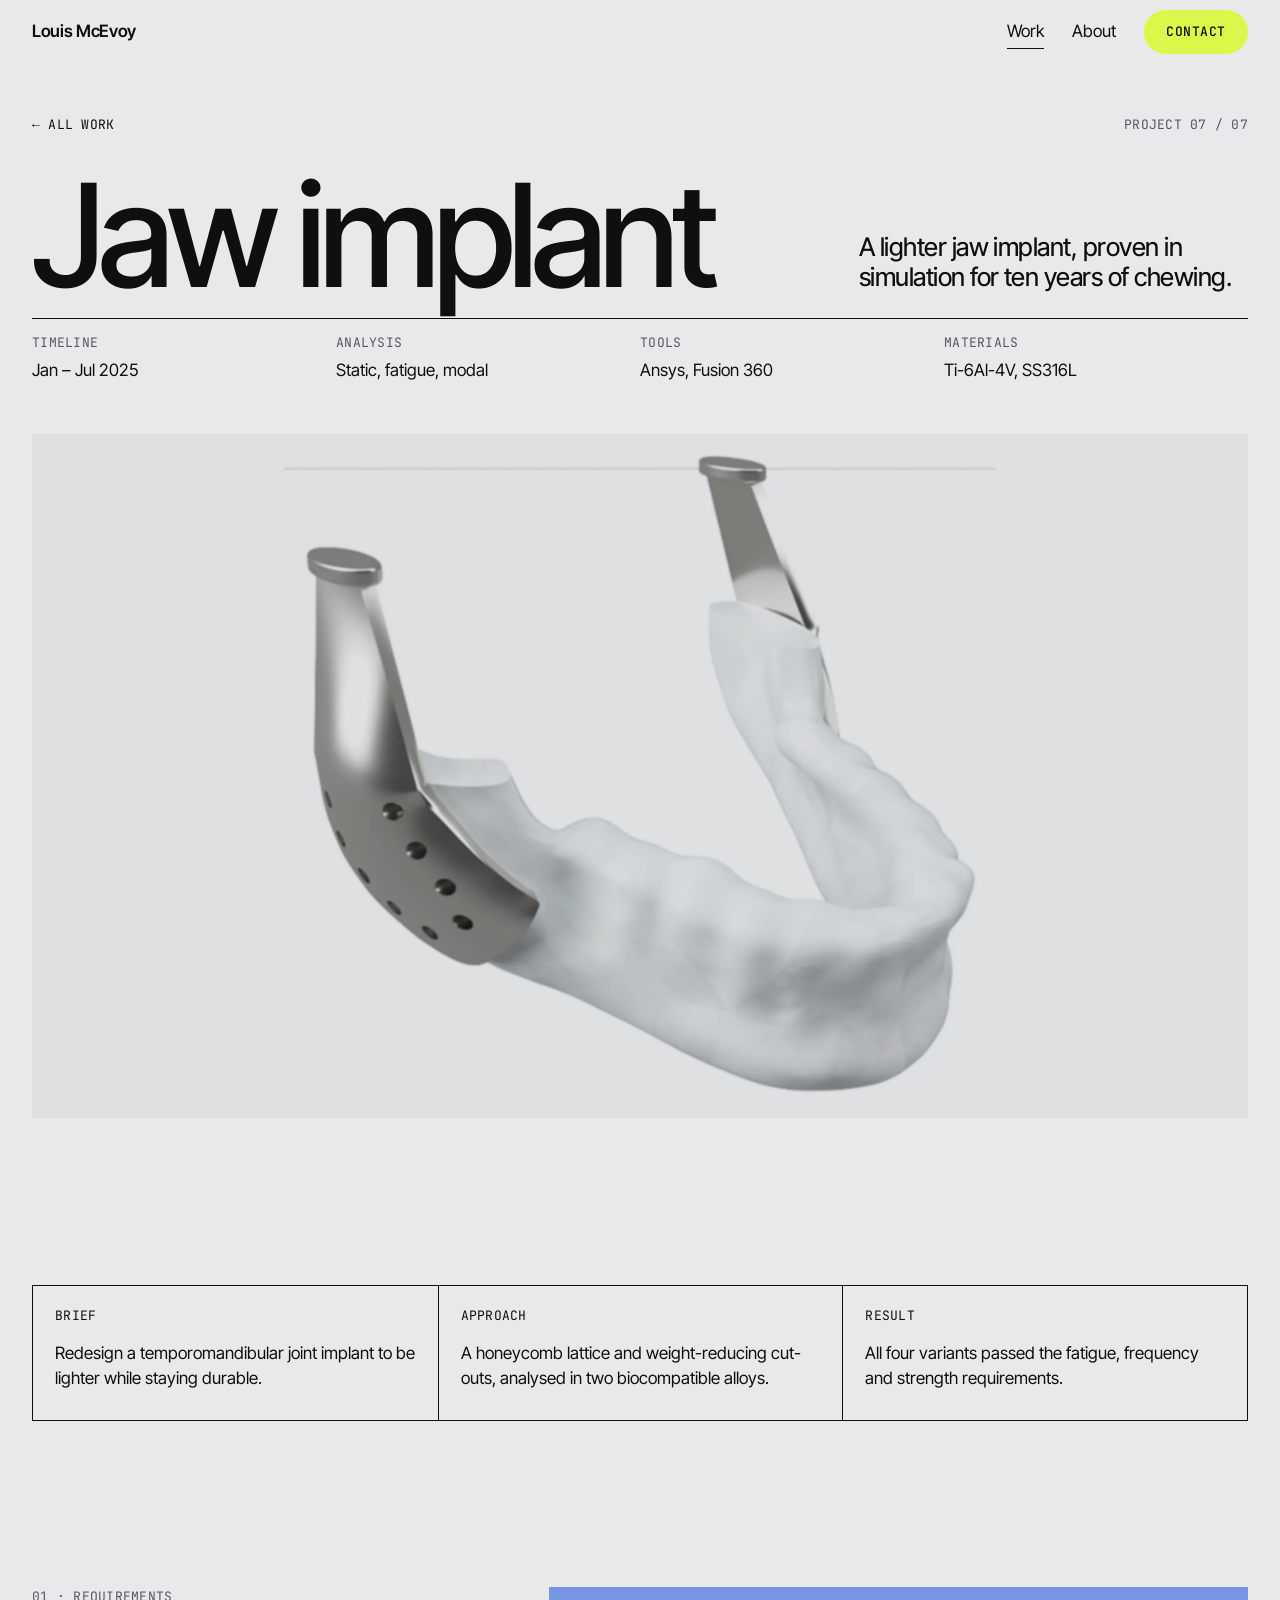
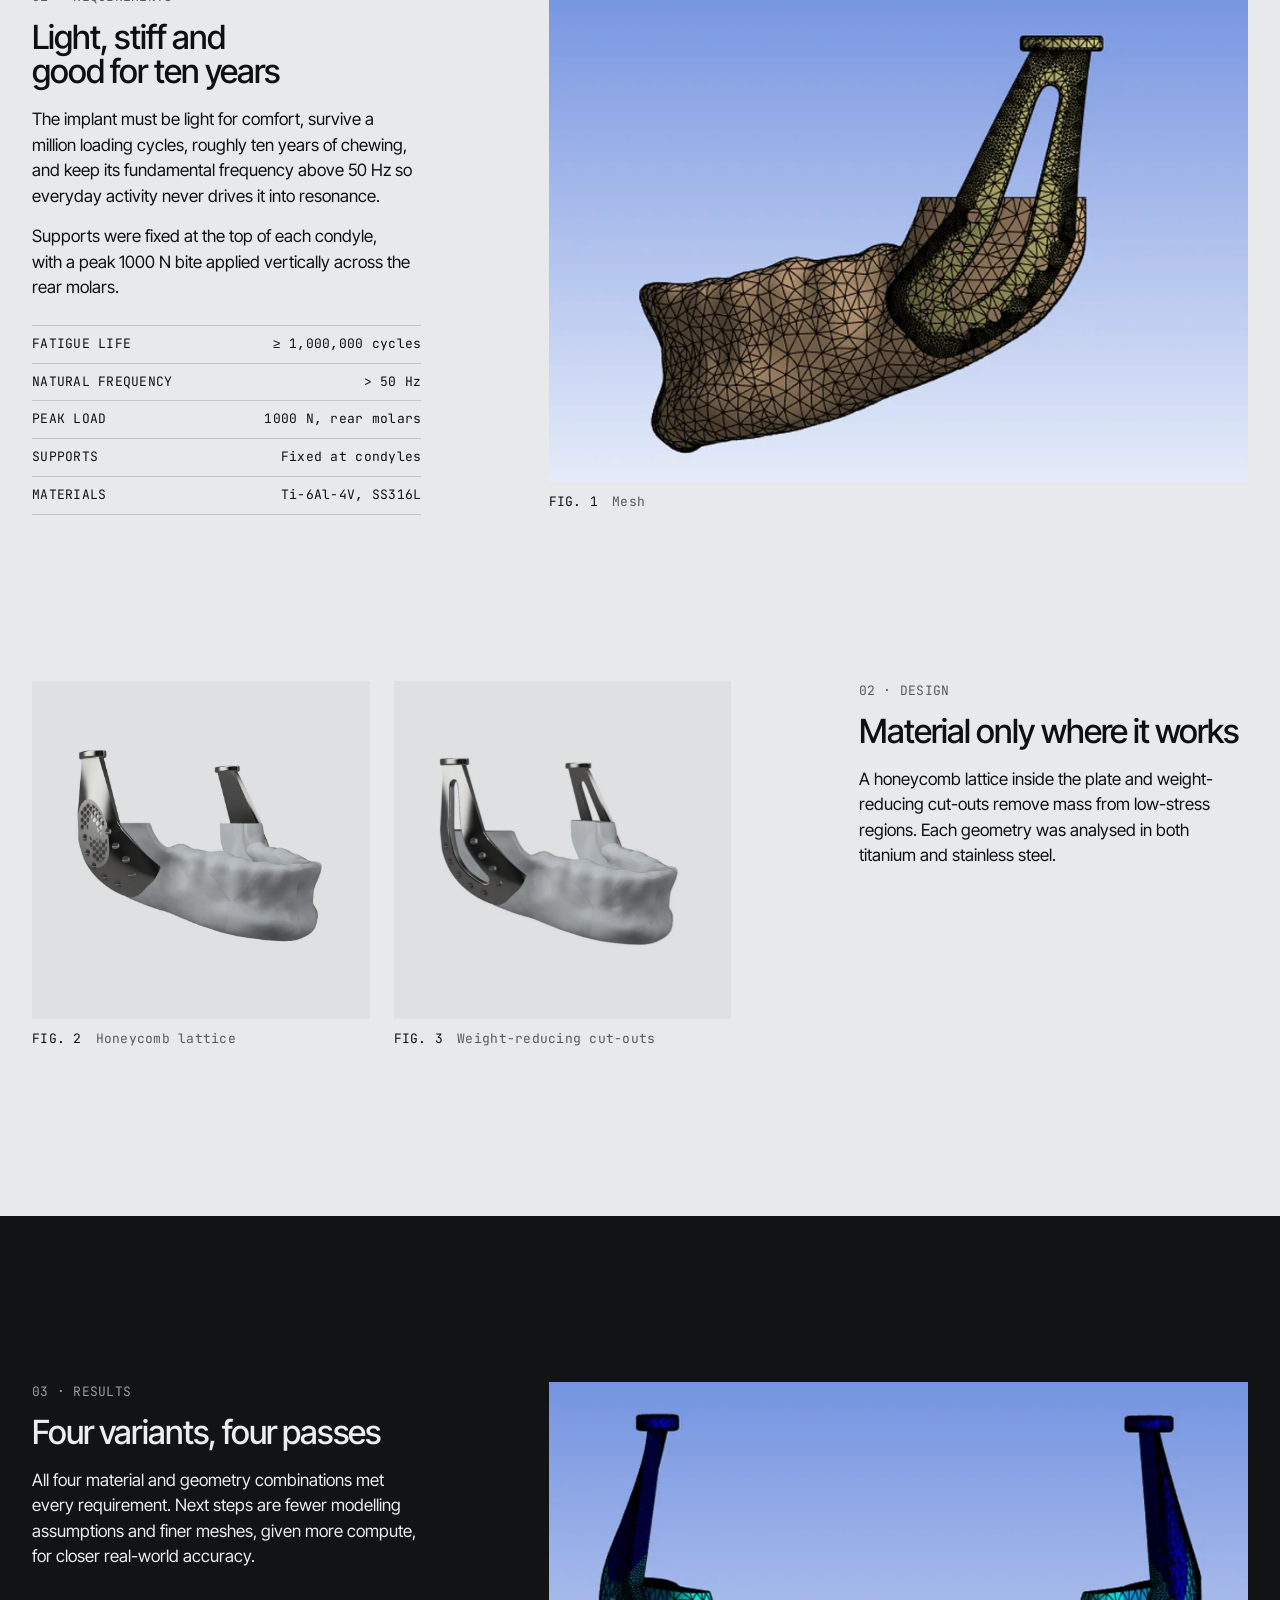
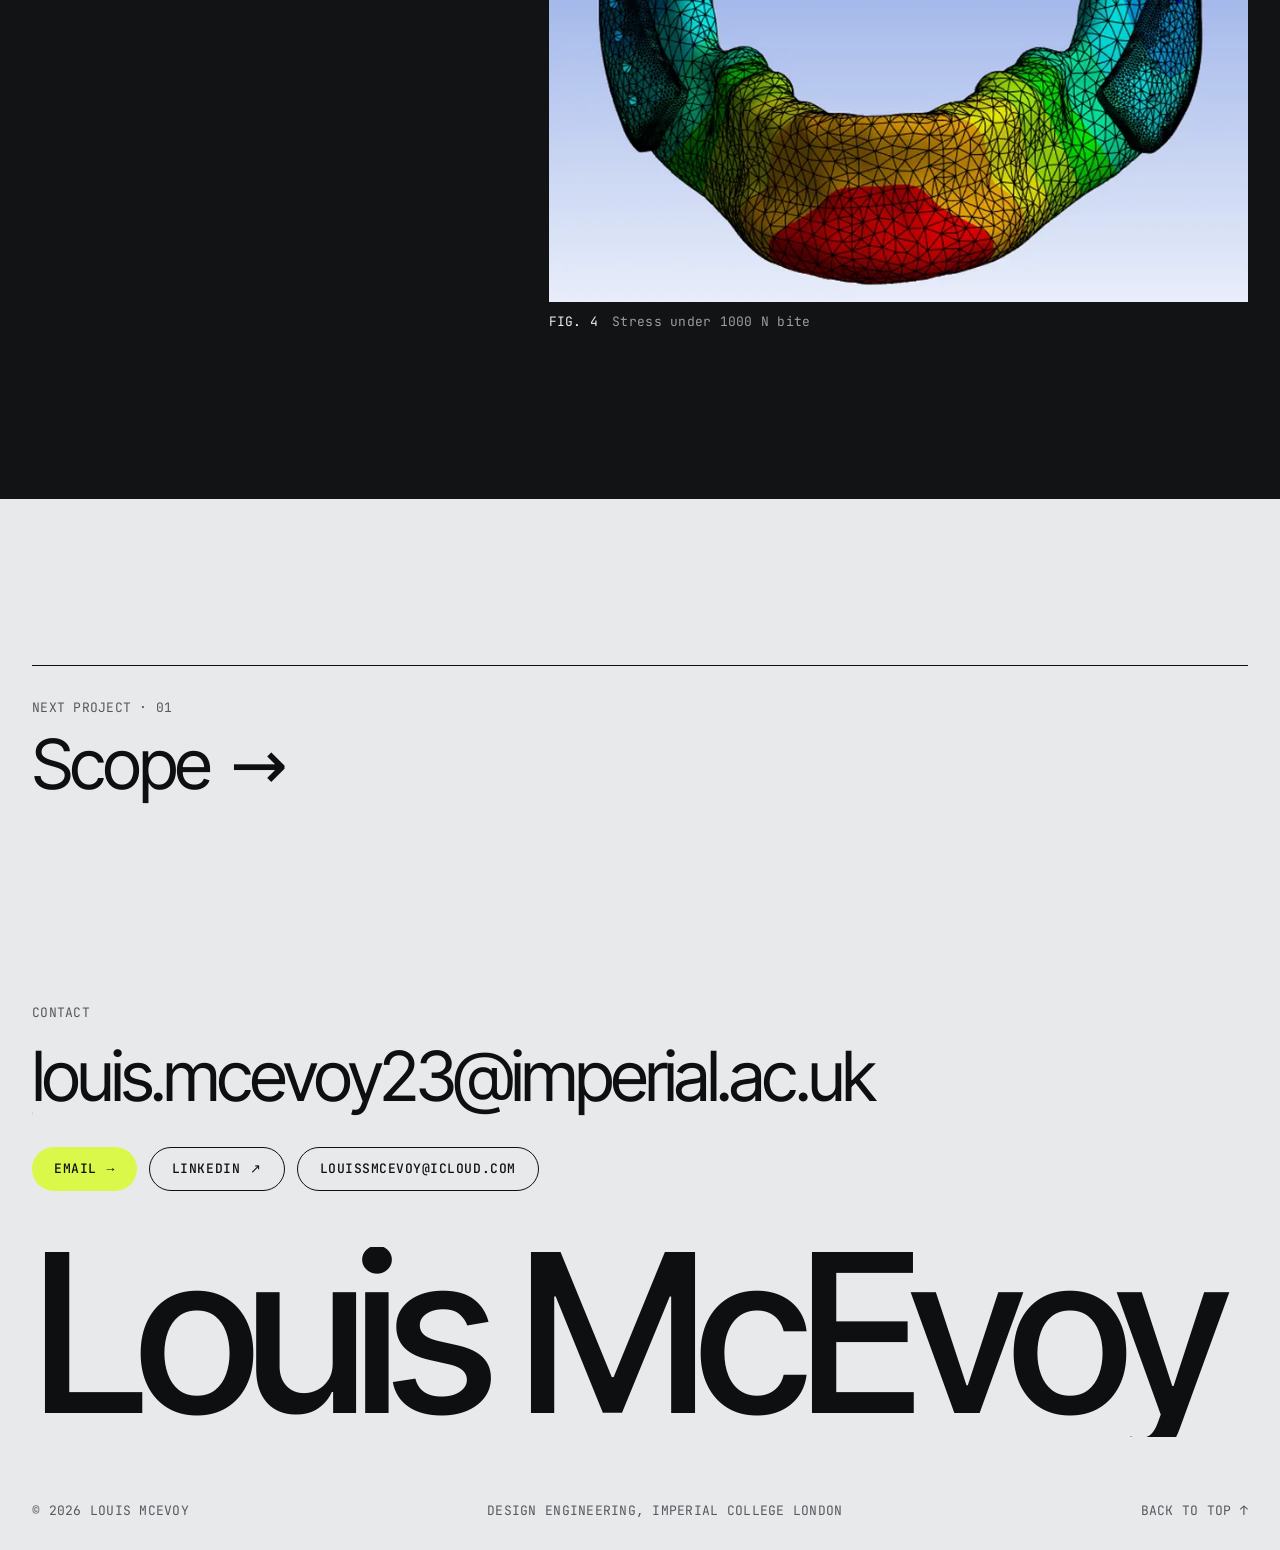
<file: work/tmj.html>
<!doctype html>
<html lang="en-GB">
<head>
<meta charset="utf-8">
<meta name="viewport" content="width=device-width, initial-scale=1">
<title>Jaw implant · FEA of a temporomandibular joint implant · Louis McEvoy</title>
<meta name="description" content="A lighter jaw implant, proven in simulation for ten years of chewing.">
<meta name="theme-color" content="#e8e9ea">
<meta property="og:title" content="Jaw implant · FEA of a temporomandibular joint implant · Louis McEvoy">
<meta property="og:description" content="A lighter jaw implant, proven in simulation for ten years of chewing.">
<meta property="og:type" content="website">
<meta property="og:image" content="../assets/img/scope-hero-1600.webp">
<link rel="preload" href="../assets/fonts/inter-tight.woff2" as="font" type="font/woff2" crossorigin>
<link rel="icon" href="data:image/svg+xml,%3Csvg xmlns='http://www.w3.org/2000/svg' viewBox='0 0 32 32'%3E%3Crect width='32' height='32' fill='%230e0f10'/%3E%3Ctext x='16' y='22' font-family='Arial' font-weight='700' font-size='15' text-anchor='middle' fill='%23d9f84a'%3ELM%3C/text%3E%3C/svg%3E">
<link rel="stylesheet" href="../assets/site.css">
</head>
<body>
<a class="skip" href="#main">Skip to content</a>
<header class="nav"><div class="wrap nav-in">
  <a class="wordmark" href="../index.html">Louis McEvoy</a>
  <nav class="nav-links" aria-label="Primary">
    <a class="" href="../index.html#work" aria-current="page">Work</a>
    <a class="hide-sm" href="../index.html#about">About</a>
    <a class="btn" href="mailto:louis.mcevoy23@imperial.ac.uk">Contact</a>
  </nav>
</div></header>
<main id="main">

<div class="wrap cs-head">
  <div class="top spec"><a href="../index.html#work">← All work</a><span class="muted">Project 07 / 07</span></div>
  <div class="cs-title">
    <h1 class="display rv">Jaw implant</h1>
    <p class="lead rv" style="--d:100ms">A lighter jaw implant, proven in simulation for ten years of chewing.</p>
  </div>
  <dl class="facts rv"><div><dt class="spec">Timeline</dt><dd>Jan – Jul 2025</dd></div><div><dt class="spec">Analysis</dt><dd>Static, fatigue, modal</dd></div><div><dt class="spec">Tools</dt><dd>Ansys, Fusion 360</dd></div><div><dt class="spec">Materials</dt><dd>Ti-6Al-4V, SS316L</dd></div></dl>
  
</div>
<div class="" style="">
<div class="wrap cs-hero rv" style=""><div class="panel pad multiply" style="aspect-ratio:16/9"><img src="../assets/img/tmj-hero-1600.webp" srcset="../assets/img/tmj-hero-800.webp 800w, ../assets/img/tmj-hero-1600.webp 1600w" sizes="100vw" width="1600" height="1444" alt="Titanium temporomandibular joint implant on a mandible" decoding="async" fetchpriority="high"></div></div>
</div>
<div class="wrap section"><div class="brief rv"><div><h2 class="spec">Brief</h2><p>Redesign a temporomandibular joint implant to be lighter while staying durable.</p></div><div><h2 class="spec">Approach</h2><p>A honeycomb lattice and weight-reducing cut-outs, analysed in two biocompatible alloys.</p></div><div><h2 class="spec">Result</h2><p>All four variants passed the fatigue, frequency and strength requirements.</p></div></div></div>
<div class="wrap section"><section class="chapter">
  <div class="text" data-stagger><p class="spec muted rv">01 · Requirements</p><h2 class="h3 rv">Light, stiff and good for ten years</h2><p class="rv">The implant must be light for comfort, survive a million loading cycles, roughly ten years of chewing, and keep its fundamental frequency above 50 Hz so everyday activity never drives it into resonance.</p><p class="rv">Supports were fixed at the top of each condyle, with a peak 1000 N bite applied vertically across the rear molars.</p><ul class="specs spec rv"><li><span>Fatigue life</span><span>≥ 1,000,000 cycles</span></li><li><span>Natural frequency</span><span>> 50 Hz</span></li><li><span>Peak load</span><span>1000 N, rear molars</span></li><li><span>Supports</span><span>Fixed at condyles</span></li><li><span>Materials</span><span>Ti-6Al-4V, SS316L</span></li></ul></div>
  <div class="vis figures" data-stagger><figure class="f rv wide"><div class="panel cover" style="aspect-ratio:1119/792"><img src="../assets/img/tmj-mesh-800.webp" srcset="../assets/img/tmj-mesh-800.webp 800w" sizes="(max-width: 900px) 100vw, 58vw" width="800" height="566" alt="Meshed implant model in Ansys" decoding="async" loading="lazy"></div><figcaption class="cap spec"><b>Fig. 1</b><span>Mesh</span></figcaption></figure></div>
</section></div><div class="wrap section"><section class="chapter flip">
  <div class="text" data-stagger><p class="spec muted rv">02 · Design</p><h2 class="h3 rv">Material only where it works</h2><p class="rv">A honeycomb lattice inside the plate and weight-reducing cut-outs remove mass from low-stress regions. Each geometry was analysed in both titanium and stainless steel.</p></div>
  <div class="vis figures" data-stagger><figure class="f rv "><div class="panel pad multiply" style="aspect-ratio:1/1"><img src="../assets/img/tmj-v1-800.webp" srcset="../assets/img/tmj-v1-800.webp 800w" sizes="(max-width: 900px) 50vw, 29vw" width="800" height="683" alt="Implant variant with honeycomb lattice" decoding="async" loading="lazy"></div><figcaption class="cap spec"><b>Fig. 2</b><span>Honeycomb lattice</span></figcaption></figure><figure class="f rv "><div class="panel pad multiply" style="aspect-ratio:1/1"><img src="../assets/img/tmj-v2-800.webp" srcset="../assets/img/tmj-v2-800.webp 800w" sizes="(max-width: 900px) 50vw, 29vw" width="800" height="667" alt="Implant variant with cut-outs" decoding="async" loading="lazy"></div><figcaption class="cap spec"><b>Fig. 3</b><span>Weight-reducing cut-outs</span></figcaption></figure></div>
</section></div><div class="night night-block"><div class="wrap"><section class="chapter">
  <div class="text" data-stagger><p class="spec muted rv">03 · Results</p><h2 class="h3 rv">Four variants, four passes</h2><p class="rv">All four material and geometry combinations met every requirement. Next steps are fewer modelling assumptions and finer meshes, given more compute, for closer real-world accuracy.</p></div>
  <div class="vis figures" data-stagger><figure class="f rv wide"><div class="panel cover" style="aspect-ratio:1033/767"><img src="../assets/img/tmj-fea-800.webp" srcset="../assets/img/tmj-fea-800.webp 800w" sizes="(max-width: 900px) 100vw, 58vw" width="800" height="594" alt="Stress contour across the implant and mandible" decoding="async" loading="lazy"></div><figcaption class="cap spec"><b>Fig. 4</b><span>Stress under 1000 N bite</span></figcaption></figure></div>
</section></div></div>
<div class="wrap"><a class="next" href="scope.html"><span class="spec muted">Next project · 01</span><span class="h2">Scope <span class="arrow" aria-hidden="true">→</span></span></a></div>
</main>
<footer class="wrap" id="contact">
  <section class="contact" aria-labelledby="contact-h">
    <h2 id="contact-h" class="spec muted">Contact</h2>
    <p style="margin-top:18px"><a class="mail" href="mailto:louis.mcevoy23@imperial.ac.uk">louis.mcevoy23<wbr>@imperial.ac.uk</a></p>
    <div class="links">
      <a class="btn" href="mailto:louis.mcevoy23@imperial.ac.uk">Email <span class="arrow" aria-hidden="true">→</span></a>
      <a class="btn ghost" href="https://www.linkedin.com/in/louis-mcevoy-3b7aa0287/" rel="noopener">LinkedIn <span class="arrow" aria-hidden="true">↗</span></a>
      <a class="btn ghost" href="mailto:louissmcevoy@icloud.com">louissmcevoy@icloud.com</a>
    </div>
  </section>
  <p class="bigname" aria-hidden="true">Louis McEvoy</p>
  <div class="foot spec muted"><span>© 2026 Louis McEvoy</span><span>Design Engineering, Imperial College London</span><a href="#main">Back to top ↑</a></div>
</footer>
<script src="../assets/site.js" defer></script>
</body>
</html>
</file>
<file: assets/site.css>
@font-face { font-family: "Inter Tight"; src: url("fonts/inter-tight.woff2") format("woff2"); font-weight: 100 900; font-display: swap; }
@font-face { font-family: "JetBrains Mono"; src: url("fonts/jbm-400.woff2") format("woff2"); font-weight: 400; font-display: swap; }
@font-face { font-family: "JetBrains Mono"; src: url("fonts/jbm-500.woff2") format("woff2"); font-weight: 500; font-display: swap; }

:root {
  --ground: #e8e9ea;
  --ground-2: #dee0e2;
  --ink: #0e0f10;
  --ink-2: #55595f;
  --line: rgba(14, 15, 16, 0.16);
  --accent: #d9f84a;
  --accent-2: #c8e83a;
  --night: #121315;
  --night-2: #1b1d20;
  --night-ink: #ecedee;
  --night-ink-2: #9a9ea4;
  --night-line: rgba(236, 237, 238, 0.16);

  --sans: "Inter Tight", ui-sans-serif, system-ui, -apple-system, "Segoe UI", sans-serif;
  --mono: "JetBrains Mono", ui-monospace, "SF Mono", Menlo, monospace;

  --m: 32px;
  --gap: 24px;
  --section: clamp(96px, 13vw, 200px);
  --ease: cubic-bezier(0.2, 0.7, 0.1, 1);

  --t-display: clamp(56px, 11.2vw, 188px);
  --t-h2: clamp(38px, 5.4vw, 88px);
  --t-h3: clamp(26px, 2.6vw, 40px);
  --t-lead: clamp(21px, 2vw, 30px);
  --t-body: 17px;
  --t-spec: 13px;

  color-scheme: light;
}
@media (max-width: 720px) { :root { --m: 16px; --gap: 16px; --t-display: 21vw; } }

*, *::before, *::after { box-sizing: border-box; }
html { -webkit-text-size-adjust: 100%; text-size-adjust: 100%; scroll-behavior: smooth; }
@media (pointer: fine) { html { overscroll-behavior: none; } }
body {
  margin: 0;
  background: var(--ground);
  color: var(--ink);
  font-family: var(--sans);
  font-size: var(--t-body);
  line-height: 1.5;
  font-feature-settings: "ss01", "cv11";
  -webkit-font-smoothing: antialiased;
  -webkit-tap-highlight-color: transparent;
  touch-action: manipulation;
  overflow-x: clip;
}
img { display: block; max-width: 100%; height: auto; }
a { color: inherit; text-decoration: none; }
p { margin: 0; text-wrap: pretty; }
h1, h2, h3, h4 { margin: 0; font-weight: 500; text-wrap: balance; }
ul, ol, dl, dd, figure { margin: 0; padding: 0; }
ul, ol { list-style: none; }
::selection { background: var(--accent); color: var(--ink); }
:focus-visible { outline: 2px solid var(--ink); outline-offset: 3px; border-radius: 2px; }
.night :focus-visible { outline-color: var(--night-ink); }

.skip { position: absolute; left: var(--m); top: -60px; z-index: 50; background: var(--ink); color: var(--ground); padding: 10px 14px; font-size: 14px; }
.skip:focus { top: 12px; }

.wrap { padding-inline: var(--m); max-width: 1680px; margin-inline: auto; }
.grid { display: grid; grid-template-columns: repeat(12, minmax(0, 1fr)); column-gap: var(--gap); }

/* type roles */
.display { font-size: var(--t-display); line-height: 0.86; letter-spacing: -0.05em; font-weight: 500; }
.h2 { font-size: var(--t-h2); line-height: 0.94; letter-spacing: -0.04em; }
.h3 { font-size: var(--t-h3); line-height: 1.04; letter-spacing: -0.028em; }
.lead { font-size: var(--t-lead); line-height: 1.16; letter-spacing: -0.02em; font-weight: 450; }
.spec { font-family: var(--mono); font-size: var(--t-spec); line-height: 1.6; letter-spacing: 0.02em; text-transform: uppercase; font-weight: 400; }
.num { font-variant-numeric: tabular-nums; }
.muted { color: var(--ink-2); }
.hl { background: var(--accent); color: var(--ink); padding: 0.02em 0.14em; box-decoration-break: clone; -webkit-box-decoration-break: clone; }

/* nav */
.nav { position: sticky; top: 0; z-index: 30; background: var(--ground); transition: transform 0.35s var(--ease); }
.nav.hide { transform: translateY(-100%); }
.nav-in { display: flex; align-items: center; justify-content: space-between; height: 64px; gap: 16px; }
.wordmark { font-weight: 600; letter-spacing: -0.02em; font-size: var(--t-body); white-space: nowrap; }
.nav-links { display: flex; gap: 28px; align-items: center; }
.nav-links a:not(.btn) { font-size: var(--t-body); position: relative; padding-block: 6px; }
.nav-links a:not(.btn)::after { content: ""; position: absolute; left: 0; right: 0; bottom: 2px; height: 1px; background: currentColor; transform: scaleX(0); transform-origin: left; transition: transform 0.3s var(--ease); }
.nav-links a:not(.btn):hover::after, .nav-links a[aria-current="page"]::after { transform: scaleX(1); }
@media (max-width: 720px) { .nav-links a.hide-sm { display: none; } .nav-links { gap: 18px; } }

.btn { display: inline-flex; align-items: center; gap: 10px; min-height: 44px; padding: 0 22px; border-radius: 999px; background: var(--accent); color: var(--ink); font-family: var(--mono); font-size: var(--t-spec); letter-spacing: 0.04em; text-transform: uppercase; font-weight: 500; transition: background-color 0.2s, transform 0.2s var(--ease); white-space: nowrap; }
.btn:hover { background: var(--accent-2); }
.btn:active { transform: scale(0.97); }
.btn.ghost { background: transparent; border: 1px solid var(--ink); }
.btn.ghost:hover { background: var(--ink); color: var(--ground); }
.night .btn.ghost { border-color: var(--night-ink); }
.night .btn.ghost:hover { background: var(--night-ink); color: var(--night); }
.arrow { display: inline-block; transition: transform 0.25s var(--ease); }
a:hover .arrow { transform: translateX(4px); }

/* ---------- home hero ---------- */
.hero { position: relative; padding-top: clamp(24px, 4vw, 56px); overflow-x: clip; }
.hero-head { align-items: end; }
.hero-head h1 { grid-column: 1 / span 8; }
.hero-side { grid-column: 9 / span 4; padding-bottom: 0.6vw; }
.hero-side .dash { width: 40px; height: 3px; background: var(--ink); margin-bottom: 18px; }
.hero-side .lead { margin-bottom: 22px; }
.hero-side .ctas { display: flex; gap: 10px; flex-wrap: wrap; }
@media (max-width: 1000px) {
  .hero-head h1, .hero-side { grid-column: 1 / -1; }
  .hero-side { margin-top: 28px; max-width: 560px; }
}
.hero-stage { position: relative; margin-top: clamp(8px, 2vw, 24px); aspect-ratio: 2584 / 1520; max-height: 78svh; margin-inline: auto; }
.hero-stage .render { position: absolute; inset: 0; width: 100%; height: 100%; object-fit: contain; will-change: transform; }
.hero-meta a { white-space: nowrap; }
.hero-meta { display: flex; justify-content: space-between; gap: 24px; align-items: end; padding-block: 20px 28px; }
.hero-meta a { text-decoration: underline; text-underline-offset: 3px; text-decoration-thickness: 1px; }

/* annotations */
.anno { position: absolute; pointer-events: none; }
.anno .box { position: absolute; border: 0; }
.anno .box::before, .anno .box::after, .anno .box i::before, .anno .box i::after { content: ""; position: absolute; width: 12px; height: 12px; border-color: var(--ink); border-style: solid; border-width: 0; }
.anno .box::before { left: 0; top: 0; border-left-width: 1px; border-top-width: 1px; }
.anno .box::after { right: 0; top: 0; border-right-width: 1px; border-top-width: 1px; }
.anno .box i::before { left: 0; bottom: 0; border-left-width: 1px; border-bottom-width: 1px; }
.anno .box i::after { right: 0; bottom: 0; border-right-width: 1px; border-bottom-width: 1px; }
.anno .box i { position: absolute; inset: 0; }
.anno .tag { position: absolute; white-space: nowrap; color: var(--ink); }
.anno .lead-line { position: absolute; height: 1px; background: var(--ink); transform-origin: left; }
@media (max-width: 1099px) { .anno.opt { display: none; } }

/* strip */
.strip { border-top: 1px solid var(--line); padding-block: 22px; display: flex; flex-wrap: wrap; gap: 10px 40px; justify-content: space-between; }
@media (max-width: 720px) { .strip { display: grid; grid-template-columns: 1fr 1fr; } }

/* sections */
.section { padding-top: var(--section); }
.sec-head { display: grid; grid-template-columns: repeat(12, minmax(0, 1fr)); column-gap: var(--gap); align-items: end; margin-bottom: clamp(36px, 5vw, 72px); }
.sec-head h2 { grid-column: 1 / span 7; }
.sec-head .side { grid-column: 9 / span 4; }
@media (max-width: 900px) { .sec-head h2, .sec-head .side { grid-column: 1 / -1; } .sec-head .side { margin-top: 20px; } }

/* work index */
.index { border-top: 1px solid var(--ink); position: relative; }
.index li { border-bottom: 1px solid var(--line); }
.index a { display: grid; grid-template-columns: 64px minmax(0, 5fr) minmax(0, 4fr) 120px 32px; gap: var(--gap); align-items: center; padding-block: 22px; transition: padding 0.35s var(--ease), background-color 0.35s; }
.index .t { font-size: var(--t-h3); letter-spacing: -0.03em; line-height: 1; }
.index .d { font-size: var(--t-body); color: var(--ink); }
.index .y { text-align: right; }
.index .go { text-align: right; font-size: var(--t-body); }
.index a:hover { padding-inline: 12px; background: var(--ground-2); }
.index .thumb { display: none; }
.preview { position: fixed; z-index: 20; width: 340px; aspect-ratio: 4 / 3; pointer-events: none; opacity: 0; transform: translate(-50%, -50%) scale(0.92); transition: opacity 0.25s, transform 0.35s var(--ease); background: var(--ground-2); overflow: hidden; }
.preview.on { opacity: 1; transform: translate(-50%, -50%) scale(1); }
.preview img { width: 100%; height: 100%; object-fit: contain; padding: 16px; }
@media (hover: none), (max-width: 900px) { .preview { display: none; } }
@media (max-width: 900px) {
  .index a { grid-template-columns: 40px minmax(0, 1fr) auto; grid-template-areas: "n t y" "n d d" "n m m"; row-gap: 8px; padding-block: 20px; }
  .index .n { grid-area: n; align-self: start; padding-top: 6px; }
  .index .t { grid-area: t; }
  .index .d { grid-area: d; }
  .index .y { grid-area: y; align-self: start; padding-top: 6px; }
  .index .go { display: none; }
  .index .thumb { display: block; grid-area: m; background: var(--ground-2); aspect-ratio: 16 / 9; margin-top: 8px; }
  .index .thumb img { width: 100%; height: 100%; object-fit: contain; padding: 10px; }
}

/* feature spreads */
.feature { display: grid; grid-template-columns: repeat(12, minmax(0, 1fr)); column-gap: var(--gap); align-items: start; }
.feature + .feature { margin-top: var(--section); }
.feature .meta { grid-column: 1 / span 4; position: sticky; top: 96px; }
.feature .meta .h2 { margin: 14px 0 20px; }
.feature .meta .lead { margin-bottom: 28px; }
.feature .media { grid-column: 5 / span 8; }
.feature.flip .meta { grid-column: 9 / span 4; grid-row: 1; }
.feature.flip .media { grid-column: 1 / span 8; grid-row: 1; }
@media (max-width: 900px) {
  .feature .meta, .feature.flip .meta { grid-column: 1 / -1; position: static; grid-row: 1; margin-bottom: 28px; }
  .feature .media, .feature.flip .media { grid-column: 1 / -1; grid-row: 2; }
}
.figures { display: grid; grid-template-columns: repeat(2, minmax(0, 1fr)); gap: var(--gap); }
.figures .wide, .figures > .planner, .figures > .bars { grid-column: 1 / -1; }
.panel { background: var(--ground-2); position: relative; overflow: hidden; }
.panel img { width: 100%; height: 100%; object-fit: contain; }
.panel.pad img { padding: clamp(16px, 3vw, 44px); }
.panel.cover img { object-fit: cover; }
.panel.black { background: #000; }
.multiply img { mix-blend-mode: multiply; }
.cap { display: flex; gap: 14px; margin-top: 10px; color: var(--ink-2); }
.cap b { color: var(--ink); font-weight: 400; white-space: nowrap; }
.cap span, ul.specs li span:last-child, .anno .tag .muted, .stats .k .u { text-transform: none; }
figure.f { min-width: 0; }

/* key figures */
.stats { display: grid; grid-template-columns: repeat(3, minmax(0, 1fr)); border-top: 1px solid var(--line); margin-top: 28px; }
.stats > div { padding: 14px 16px 0 0; }
.stats .v { font-size: var(--t-h3); letter-spacing: -0.04em; line-height: 1; font-variant-numeric: tabular-nums; }
.stats .k { margin-top: 8px; color: var(--ink-2); }

/* night chapter */
.night { background: var(--night); color: var(--night-ink); }
.night .muted, .night .cap, .night .stats .k { color: var(--night-ink-2); }
.night .cap b { color: var(--night-ink); }
.night .panel { background: var(--night-2); }
.night .stats, .night .index li { border-color: var(--night-line); }
.night-block { padding-block: var(--section); margin-top: var(--section); }

/* more work grid */
.more { display: grid; grid-template-columns: repeat(12, minmax(0, 1fr)); gap: clamp(48px, 6vw, 96px) var(--gap); }
.more .item { grid-column: span 6; }
.more .item:nth-child(4n+2), .more .item:nth-child(4n+3) { }
.more .item .panel { aspect-ratio: 4 / 3; }
.more .item h3 { margin-top: 18px; }
.more .item p { margin-top: 8px; max-width: 46ch; }
.more .item .spec { margin-top: 12px; }
.more .item .panel img { transition: transform 0.6s var(--ease); }
.more .item a:hover .panel img { transform: scale(1.035); }
@media (max-width: 720px) { .more .item { grid-column: 1 / -1; } }

/* about */
.about { align-items: start; }
.about .portrait { grid-column: 1 / span 4; }
.about .portrait .panel { aspect-ratio: 4 / 5; }
.about .body { grid-column: 6 / span 7; }
.about .body .lead { margin-bottom: 28px; }
.about .body p + p { margin-top: 1em; }
.about .body p { max-width: 62ch; }
@media (max-width: 900px) { .about .portrait { grid-column: 1 / span 8; margin-bottom: 36px; } .about .body { grid-column: 1 / -1; } }
@media (max-width: 560px) { .about .portrait { grid-column: 1 / -1; } }

/* capability panels (inspo 3 bottom row) */
.caps { display: grid; grid-template-columns: repeat(3, minmax(0, 1fr)); border: 1px solid var(--ink); margin-top: clamp(56px, 7vw, 104px); }
.caps > div { padding: 20px 20px 28px; min-width: 0; }
.caps > div + div { border-left: 1px solid var(--ink); }
.caps h3 { margin-bottom: 18px; }
.caps li { font-size: var(--t-body); padding-block: 7px; border-top: 1px solid var(--line); display: flex; justify-content: space-between; gap: 12px; }
.caps li span { color: var(--ink-2); text-align: right; }
@media (max-width: 900px) { .caps { grid-template-columns: 1fr; } .caps > div + div { border-left: 0; border-top: 1px solid var(--ink); } }

/* contact / footer */
.contact { padding-block: var(--section) 0; }
.contact .mail { display: inline-block; font-size: var(--t-h2); letter-spacing: -0.045em; line-height: 1; word-break: break-word; position: relative; }
.contact .mail::after { content: ""; position: absolute; left: 0; right: 0; bottom: -0.06em; height: max(2px, 0.04em); background: currentColor; transform: scaleX(0.0001); transform-origin: left; transition: transform 0.5s var(--ease); }
.contact .mail:hover::after { transform: scaleX(1); }
.contact .links { display: flex; flex-wrap: wrap; gap: 12px; margin-top: 36px; }
.foot { display: flex; justify-content: space-between; gap: 16px; flex-wrap: wrap; padding-block: 64px 28px; }
.bigname { font-size: calc((100vw - 2 * var(--m)) * 0.182); letter-spacing: -0.06em; line-height: 0.78; font-weight: 500; white-space: nowrap; margin-top: 56px; padding-bottom: 0.08em; overflow: hidden; }

/* ---------- case study ---------- */
.cs-head { padding-top: clamp(28px, 4vw, 64px); }
.cs-head .top { display: flex; justify-content: space-between; gap: 16px; margin-bottom: clamp(20px, 3vw, 40px); }
.cs-title { display: grid; grid-template-columns: repeat(12, minmax(0, 1fr)); column-gap: var(--gap); align-items: end; }
.cs-title h1 { grid-column: 1 / span 8; }
.cs-title .lead { grid-column: 9 / span 4; padding-bottom: 0.5vw; }
@media (max-width: 1000px) { .cs-title h1, .cs-title .lead { grid-column: 1 / -1; } .cs-title .lead { margin-top: 24px; max-width: 560px; } }
.cs-hero { margin-top: clamp(28px, 4vw, 56px); position: relative; }
.cs-hero .panel { aspect-ratio: 16 / 9; }
.cs-hero .panel img { will-change: transform; }
.cs-hero.bare .panel { background: transparent; }
@media (max-width: 720px) { .cs-hero .panel { aspect-ratio: 4 / 3; } }

.facts { display: grid; grid-template-columns: repeat(4, minmax(0, 1fr)); border-top: 1px solid var(--ink); margin-top: 20px; }
.facts > div { padding: 14px 16px 0 0; min-width: 0; }
.facts dt { color: var(--ink-2); margin-bottom: 6px; }
.facts dd { font-size: var(--t-body); line-height: 1.4; }
@media (max-width: 720px) { .facts { grid-template-columns: repeat(2, minmax(0, 1fr)); row-gap: 20px; } }

.brief { display: grid; grid-template-columns: repeat(3, minmax(0, 1fr)); border: 1px solid var(--ink); }
.brief > div { padding: 20px 22px 28px; min-width: 0; }
.brief > div + div { border-left: 1px solid var(--ink); }
.brief h2 { margin-bottom: 14px; }
.brief p { font-size: var(--t-body); line-height: 1.5; }
@media (max-width: 900px) { .brief { grid-template-columns: 1fr; } .brief > div + div { border-left: 0; border-top: 1px solid var(--ink); } }

.chapter { display: grid; grid-template-columns: repeat(12, minmax(0, 1fr)); column-gap: var(--gap); row-gap: var(--gap); align-items: start; }
.chapter .text { grid-column: 1 / span 4; position: sticky; top: 96px; }
.chapter .text h2 { margin: 12px 0 18px; }
.chapter .text p + p { margin-top: 0.9em; }
.chapter .text p { max-width: 54ch; }
.chapter .text ul.specs { margin-top: 24px; }
.chapter .vis { grid-column: 6 / span 7; }
.chapter.flip .text { grid-column: 9 / span 4; grid-row: 1; }
.chapter.flip .vis { grid-column: 1 / span 7; grid-row: 1; }
.chapter.full .text { grid-column: 1 / span 6; position: static; }
.chapter.full .vis { grid-column: 1 / -1; }
@media (max-width: 900px) {
  .chapter .text, .chapter.flip .text, .chapter.full .text { grid-column: 1 / -1; position: static; grid-row: auto; }
  .chapter .vis, .chapter.flip .vis { grid-column: 1 / -1; grid-row: auto; margin-top: 12px; }
}
ul.specs li { display: flex; justify-content: space-between; gap: 16px; padding-block: 8px; border-top: 1px solid var(--line); }
ul.specs li:last-child { border-bottom: 1px solid var(--line); }
ul.specs li span:last-child { text-align: right; }

.bars { border: 1px solid var(--ink); padding: 20px 22px 24px; }
.bars h3 { margin-bottom: 20px; }
.bar { display: grid; grid-template-columns: 150px minmax(0, 1fr) 76px; gap: 14px; align-items: center; padding-block: 8px; }
.bar .track { height: 18px; background: var(--ground-2); position: relative; }
.bar .fill { position: absolute; inset: 0 auto 0 0; background: var(--ink); transform-origin: left; }
.bar.best .fill { background: var(--accent); outline: 1px solid var(--ink); outline-offset: -1px; }
.bar .v { text-align: right; }
@media (max-width: 560px) { .bar { grid-template-columns: 1fr 64px; } .bar .track { grid-column: 1 / -1; grid-row: 2; } }

/* planner demo */
.planner { border: 1px solid var(--ink); display: grid; grid-template-columns: minmax(0, 7fr) minmax(0, 5fr); }
.planner .canvas-wrap { position: relative; background: var(--ground-2); aspect-ratio: 1; cursor: crosshair; touch-action: none; }
.planner canvas { width: 100%; height: 100%; display: block; image-rendering: pixelated; }
.planner .side { padding: 22px; border-left: 1px solid var(--ink); display: flex; flex-direction: column; gap: 18px; }
.planner .readout { font-size: var(--t-h2); letter-spacing: -0.045em; line-height: 1; font-variant-numeric: tabular-nums; }
.planner .seg { display: inline-flex; border: 1px solid var(--ink); border-radius: 999px; padding: 3px; gap: 2px; }
.planner .seg button { appearance: none; border: 0; background: transparent; font: inherit; font-family: var(--mono); font-size: var(--t-spec); text-transform: uppercase; letter-spacing: 0.04em; min-height: 36px; padding: 0 14px; border-radius: 999px; cursor: pointer; color: var(--ink); transition: background-color 0.2s; }
.planner .seg button[aria-pressed="true"] { background: var(--ink); color: var(--ground); }
.planner .seg button:hover:not([aria-pressed="true"]) { background: var(--ground-2); }
@media (max-width: 900px) { .planner { grid-template-columns: 1fr; } .planner .side { border-left: 0; border-top: 1px solid var(--ink); } }

.video-link { position: relative; display: block; }
.video-link .play { position: absolute; left: 20px; bottom: 20px; }

.next { display: block; border-top: 1px solid var(--ink); padding-block: 28px 40px; margin-top: var(--section); }
.next .h2 { margin-top: 12px; display: flex; align-items: baseline; gap: 0.3em; }

/* reveal */
.js .rv { opacity: 0; transform: translateY(24px); transition: opacity 0.7s var(--ease), transform 0.8s var(--ease); transition-delay: var(--d, 0ms); }
.js .rv.in { opacity: 1; transform: none; }
.js .anno .lead-line { transform: scaleX(0); transition: transform 0.9s var(--ease) 0.5s; }
.js .anno.in .lead-line { transform: scaleX(1); }
.js .anno .tag, .js .anno .box { opacity: 0; transition: opacity 0.5s 0.8s; }
.js .anno.in .tag, .js .anno.in .box { opacity: 1; }
@media (prefers-reduced-motion: reduce) {
  html { scroll-behavior: auto; }
  .js .rv { opacity: 1; transform: none; transition: none; }
  .js .anno .lead-line { transform: none; transition: none; }
  .js .anno .tag, .js .anno .box { opacity: 1; transition: none; }
  .hero-stage .render, .cs-hero .panel img { transform: none !important; }
  .preview, .more .item .panel img, .nav { transition: none; }
}
</file>
